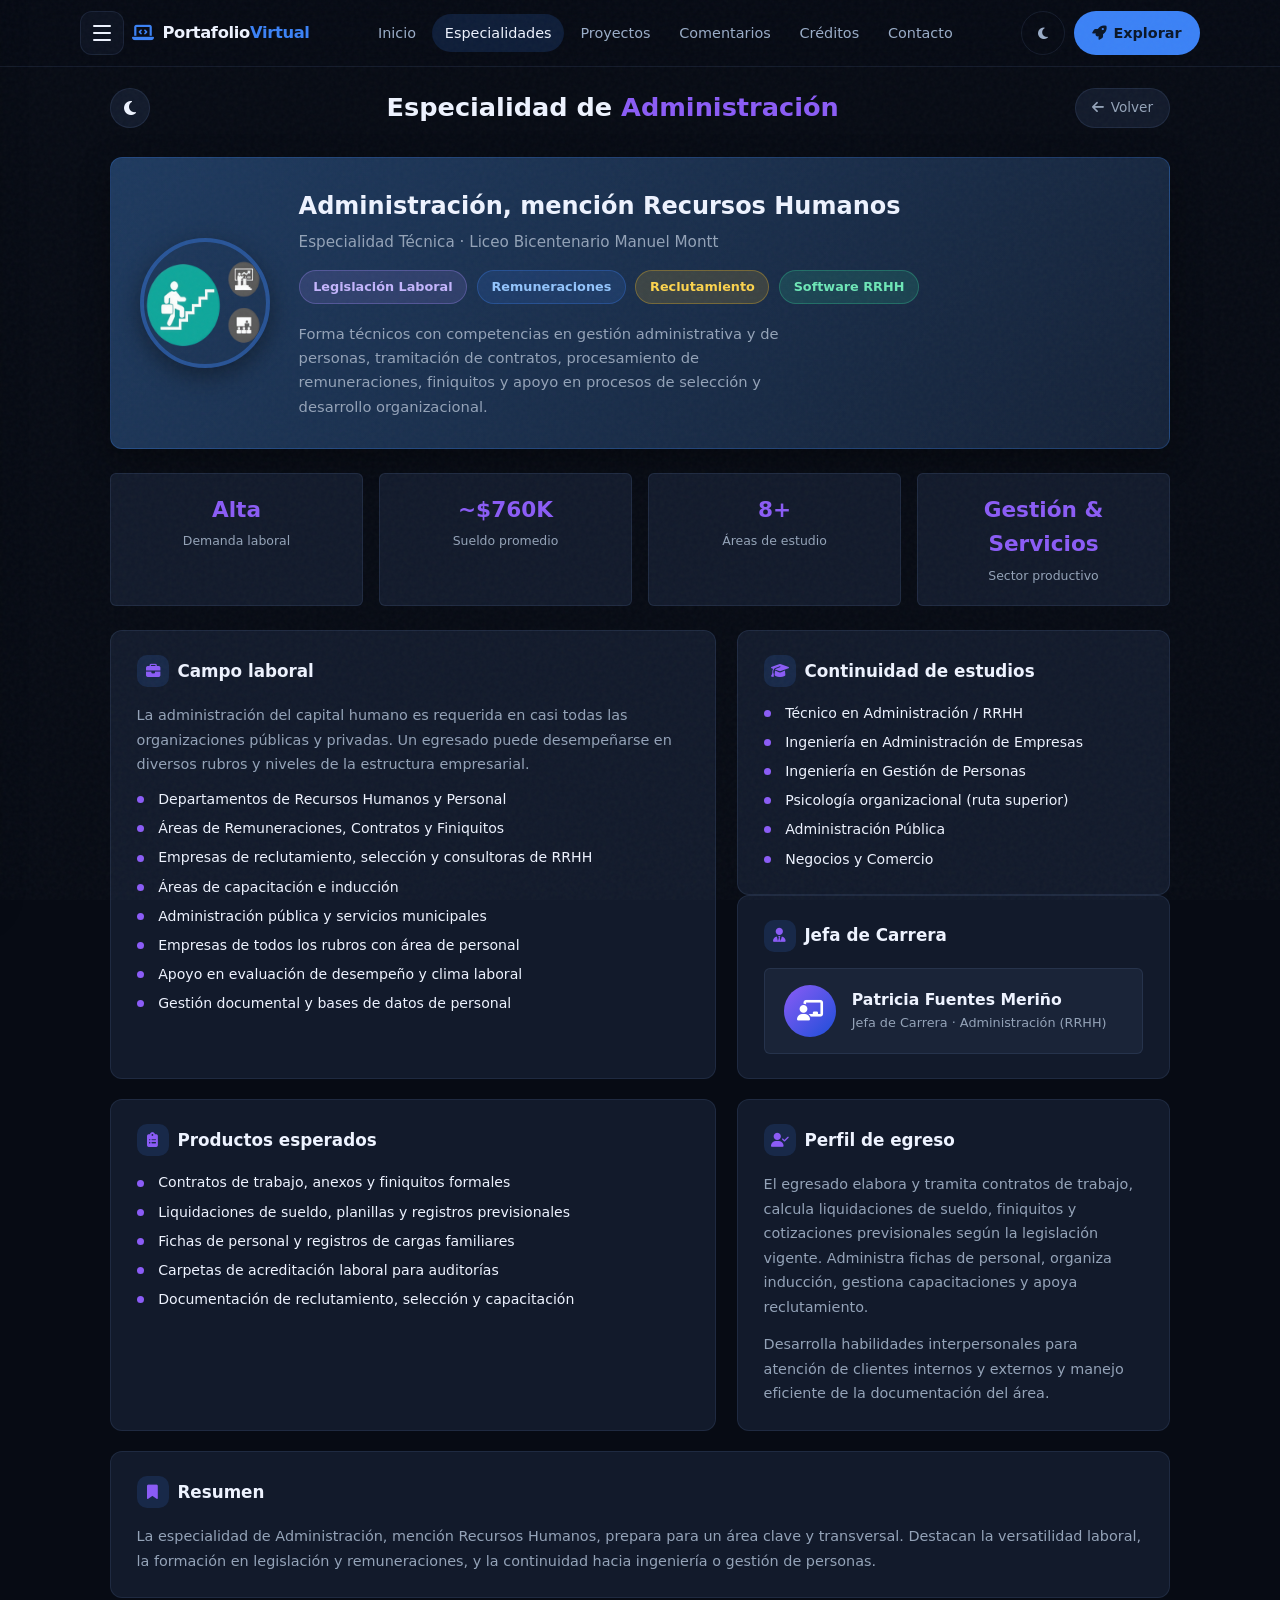
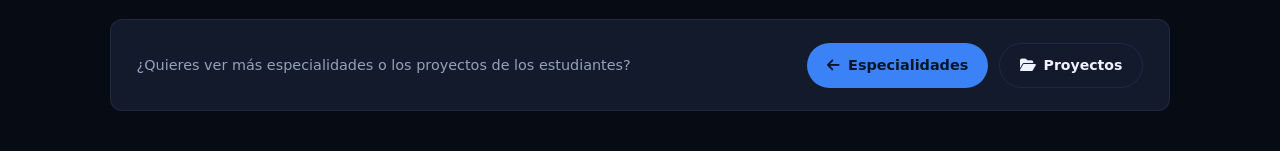
<file: administracion.html>
<!DOCTYPE html>
<html lang="es" data-theme="dark">
<head>

  <script>
    (function () {
      var t = localStorage.getItem("lm_theme");
      if (t === "light" || t === "dark") {
        document.documentElement.setAttribute("data-theme", t);
      } else {
        document.documentElement.setAttribute("data-theme", "dark");
      }
    })();
  </script>

  <meta charset="UTF-8">
  <meta name="viewport" content="width=device-width, initial-scale=1.0">
  <title>Especialidad de Administración (RRHH) | Liceo Manuel Montt</title>
  <link rel="preconnect" href="https://fonts.googleapis.com">
  <link rel="preconnect" href="https://fonts.gstatic.com" crossorigin>
  <link href="https://fonts.googleapis.com/css2?family=Poppins:wght@300;400;500;600;700;800&display=swap" rel="stylesheet">
  <link rel="stylesheet" href="https://cdnjs.cloudflare.com/ajax/libs/font-awesome/6.4.0/css/all.min.css">
  <style>
    :root {
      --bg: #0B1220;
      --surface: #121A2B;
      --surface-2: #1A2438;
      --border: rgba(255,255,255,0.08);
      --text: #F1F5F9;
      --muted: #94A3B8;
      --primary: #8B5CF6;
      --primary-soft: rgba(59, 130, 246, 0.15);
      --accent-yellow: #FBBF24;
      --accent-purple: #A78BFA;
      --accent-green: #34D399;
      --radius: 18px;
      --radius-sm: 12px;
      --shadow: 0 10px 30px rgba(0,0,0,0.35);
      --font: 'Poppins', sans-serif;
    }
    * { margin: 0; padding: 0; box-sizing: border-box; }
    html { scroll-behavior: smooth; }
    body {
      font-family: var(--font);
      background: var(--bg);
      color: var(--text);
      min-height: 100vh;
      line-height: 1.6;
    }
    a { text-decoration: none; color: inherit; }

    .app {
      display: grid;
      grid-template-columns: 240px 1fr;
      min-height: 100vh;
    }

    .sidebar {
      background: linear-gradient(180deg, #0F172A 0%, #0B1220 100%);
      border-right: 1px solid var(--border);
      padding: 1.5rem 1rem;
      display: flex;
      flex-direction: column;
      position: sticky;
      top: 0;
      height: 100vh;
    }
    .sidebar-logo {
      display: flex;
      align-items: center;
      gap: 0.6rem;
      font-weight: 700;
      font-size: 1.05rem;
      padding: 0.5rem 0.75rem;
      margin-bottom: 2rem;
    }
    .sidebar-logo i { color: var(--primary); }
    .sidebar-logo b { color: var(--primary); }
    .nav-list { list-style: none; flex: 1; }
    .nav-list li { margin-bottom: 0.35rem; }
    .nav-list a {
      display: flex;
      align-items: center;
      gap: 0.7rem;
      padding: 0.7rem 0.9rem;
      border-radius: 12px;
      color: var(--muted);
      font-size: 0.9rem;
      font-weight: 500;
      transition: all 0.2s;
    }
    .nav-list a:hover,
    .nav-list a.active {
      background: var(--primary-soft);
      color: var(--primary);
    }
    .nav-list a i { width: 20px; text-align: center; }
    .sidebar-footer {
      padding: 1rem 0.75rem 0;
      border-top: 1px solid var(--border);
      font-size: 0.75rem;
      color: var(--muted);
    }

    .main {
      padding: 1.5rem 2rem 3rem;
      max-width: 1100px;
    }
    .topbar {
      display: flex;
      align-items: center;
      justify-content: space-between;
      margin-bottom: 1.8rem;
      gap: 1rem;
      flex-wrap: wrap;
    }
    .topbar h1 { font-size: 1.6rem; font-weight: 700; }
    .topbar h1 span { color: var(--primary); }
    .back-btn {
      display: inline-flex;
      align-items: center;
      gap: 0.4rem;
      background: var(--surface);
      border: 1px solid var(--border);
      color: var(--muted);
      padding: 0.5rem 1rem;
      border-radius: 999px;
      font-size: 0.85rem;
      font-weight: 500;
      transition: all 0.2s;
    }
    .back-btn:hover { color: var(--primary); border-color: var(--primary); }

    .profile-card {
      display: grid;
      grid-template-columns: auto 1fr;
      gap: 1.8rem;
      background: linear-gradient(135deg, #1E3A5F 0%, #152238 100%);
      border: 1px solid rgba(59, 130, 246, 0.25);
      border-radius: var(--radius);
      padding: 1.8rem;
      margin-bottom: 1.5rem;
      box-shadow: var(--shadow);
      align-items: center;
    }
    .profile-logo {
      width: 130px;
      height: 130px;
      border-radius: 50%;
      object-fit: cover;
      border: 4px solid rgba(59, 130, 246, 0.4);
      box-shadow: 0 8px 24px rgba(0,0,0,0.4);
    }
    .profile-info h2 { font-size: 1.5rem; font-weight: 700; margin-bottom: 0.3rem; }
    .profile-info .role { color: var(--muted); font-size: 0.95rem; margin-bottom: 1rem; }
    .profile-badges { display: flex; flex-wrap: wrap; gap: 0.6rem; margin-bottom: 1.1rem; }
    .badge {
      background: rgba(255,255,255,0.08);
      border: 1px solid var(--border);
      padding: 0.35rem 0.85rem;
      border-radius: 999px;
      font-size: 0.8rem;
      font-weight: 600;
    }
    .badge.blue { background: var(--primary-soft); color: #93C5FD; border-color: rgba(59,130,246,0.3); }
    .badge.yellow { background: rgba(251,191,36,0.15); color: #FCD34D; border-color: rgba(251,191,36,0.3); }
    .badge.green { background: rgba(52,211,153,0.15); color: #6EE7B7; border-color: rgba(52,211,153,0.3); }
    .badge.purple { background: rgba(167,139,250,0.15); color: #C4B5FD; border-color: rgba(167,139,250,0.3); }
    .profile-desc { color: var(--muted); font-size: 0.92rem; max-width: 520px; line-height: 1.65; }

    .stats-row {
      display: grid;
      grid-template-columns: repeat(4, 1fr);
      gap: 1rem;
      margin-bottom: 1.5rem;
    }
    .stat-box {
      background: var(--surface);
      border: 1px solid var(--border);
      border-radius: var(--radius-sm);
      padding: 1.2rem;
      text-align: center;
      transition: transform 0.2s, border-color 0.2s;
    }
    .stat-box:hover { transform: translateY(-3px); border-color: rgba(59,130,246,0.35); }
    .stat-box .value { font-size: 1.35rem; font-weight: 700; color: var(--primary); margin-bottom: 0.25rem; }
    .stat-box .label { font-size: 0.78rem; color: var(--muted); font-weight: 500; }

    .sections-grid {
      display: grid;
      grid-template-columns: 1.4fr 1fr;
      gap: 1.3rem;
      margin-bottom: 1.3rem;
    }
    .card {
      background: var(--surface);
      border: 1px solid var(--border);
      border-radius: var(--radius);
      padding: 1.5rem 1.6rem;
      transition: border-color 0.25s, box-shadow 0.25s;
    }
    .card:hover { border-color: rgba(59,130,246,0.3); box-shadow: 0 8px 24px rgba(0,0,0,0.25); }
    .card-title {
      display: flex;
      align-items: center;
      gap: 0.55rem;
      font-size: 1.05rem;
      font-weight: 700;
      margin-bottom: 1rem;
    }
    .card-title i {
      width: 32px; height: 32px; border-radius: 10px;
      display: flex; align-items: center; justify-content: center;
      font-size: 0.9rem; background: var(--primary-soft); color: var(--primary);
    }
    .card p { color: var(--muted); font-size: 0.9rem; margin-bottom: 0.8rem; line-height: 1.7; }
    .card p:last-child { margin-bottom: 0; }

    .list-clean { list-style: none; display: grid; gap: 0.5rem; }
    .list-clean li {
      position: relative; padding-left: 1.35rem;
      font-size: 0.88rem; color: var(--text); line-height: 1.5;
    }
    .list-clean li::before {
      content: ''; position: absolute; left: 0; top: 0.5em;
      width: 7px; height: 7px; border-radius: 50%; background: var(--primary);
    }

    .salary-grid {
      display: grid;
      grid-template-columns: repeat(3, 1fr);
      gap: 0.8rem;
      margin: 1rem 0;
    }
    .salary-item {
      background: var(--surface-2);
      border: 1px solid var(--border);
      border-radius: var(--radius-sm);
      padding: 1rem;
      text-align: center;
    }
    .salary-item .lvl { font-size: 0.75rem; color: var(--muted); margin-bottom: 0.3rem; font-weight: 500; }
    .salary-item .amt { font-size: 1.05rem; font-weight: 700; color: var(--accent-green); }
    .note {
      font-size: 0.82rem; color: var(--muted);
      background: rgba(59,130,246,0.08);
      border-left: 3px solid var(--primary);
      padding: 0.75rem 1rem;
      border-radius: 0 var(--radius-sm) var(--radius-sm) 0;
      margin-top: 0.9rem;
    }

    .jefe-row {
      display: flex; align-items: center; gap: 1rem;
      background: var(--surface-2);
      border: 1px solid var(--border);
      border-radius: var(--radius-sm);
      padding: 1rem 1.2rem;
    }
    .jefe-avatar {
      width: 52px; height: 52px; border-radius: 50%;
      background: linear-gradient(135deg, var(--primary), #1D4ED8);
      display: flex; align-items: center; justify-content: center;
      font-size: 1.3rem; color: #fff; flex-shrink: 0;
    }
    .jefe-row h3 { font-size: 0.98rem; font-weight: 600; }
    .jefe-row p { font-size: 0.8rem; color: var(--muted); margin: 0; }

    .cta-bar {
      display: flex; flex-wrap: wrap; align-items: center;
      justify-content: space-between; gap: 1rem;
      background: var(--surface); border: 1px solid var(--border);
      border-radius: var(--radius); padding: 1.4rem 1.6rem; margin-top: 0.5rem;
    }
    .cta-bar p { color: var(--muted); font-size: 0.9rem; }
    .cta-actions { display: flex; gap: 0.7rem; flex-wrap: wrap; }
    .btn {
      display: inline-flex; align-items: center; gap: 0.45rem;
      padding: 0.65rem 1.25rem; border-radius: 999px;
      font-weight: 600; font-size: 0.88rem; transition: all 0.2s;
      border: none; cursor: pointer;
    }
    .btn-primary {
      background: linear-gradient(135deg, #3B82F6, #1D4ED8); color: #fff;
    }
    .btn-primary:hover { transform: translateY(-2px); box-shadow: 0 6px 18px rgba(59,130,246,0.4); }
    .btn-outline {
      background: transparent; border: 1px solid var(--border); color: var(--text);
    }
    .btn-outline:hover { border-color: var(--primary); color: var(--primary); }

    .mobile-toggle {
      display: none; position: fixed; bottom: 20px; right: 20px;
      width: 50px; height: 50px; border-radius: 50%;
      background: var(--primary); color: #fff; border: none;
      font-size: 1.2rem; z-index: 100;
      box-shadow: 0 6px 20px rgba(59,130,246,0.45); cursor: pointer;
    }

    @media (max-width: 900px) {
      .app { grid-template-columns: 1fr; }
      .sidebar {
        position: fixed; left: -260px; z-index: 90;
        transition: left 0.3s ease; width: 240px;
      }
      .sidebar.open { left: 0; }
      .mobile-toggle { display: flex; align-items: center; justify-content: center; }
      .stats-row { grid-template-columns: repeat(2, 1fr); }
      .sections-grid { grid-template-columns: 1fr; }
      .profile-card { grid-template-columns: 1fr; text-align: center; }
      .profile-logo { margin: 0 auto; }
      .profile-badges { justify-content: center; }
      .profile-desc { margin: 0 auto; }
      .salary-grid { grid-template-columns: 1fr; }
      .main { padding: 1.2rem 1rem 4rem; }
    }
  
    /* ===== MODO CLARO (sincronizado con index via localStorage lm_theme) ===== */
    [data-theme="light"] {
      --bg: #F0F5FF;
      --surface: #FFFFFF;
      --surface-2: #F5F8FF;
      --border: rgba(15, 40, 80, 0.10);
      --text: #0F172A;
      --muted: #475569;
      --shadow: 0 10px 30px rgba(15, 40, 80, 0.08);
    }
    [data-theme="light"] body {
      background: var(--bg) !important;
      color: var(--text) !important;
    }
    [data-theme="light"] .sidebar {
      background: linear-gradient(180deg, #FFFFFF 0%, #EEF3FF 100%) !important;
      border-right: 1px solid var(--border) !important;
    }
    [data-theme="light"] .sidebar-logo,
    [data-theme="light"] .nav-list a {
      color: var(--text);
    }
    [data-theme="light"] .nav-list a:hover,
    [data-theme="light"] .nav-list a.active {
      background: rgba(59, 130, 246, 0.12);
      color: #2563eb;
    }
    [data-theme="light"] .main {
      background: var(--bg);
      color: var(--text);
    }
    [data-theme="light"] .card,
    [data-theme="light"] .profile-card,
    [data-theme="light"] .stat-box,
    [data-theme="light"] .salary-item,
    [data-theme="light"] .level-item,
    [data-theme="light"] .cta-bar,
    [data-theme="light"] .jefe-row,
    [data-theme="light"] .note {
      background: var(--surface) !important;
      border-color: var(--border) !important;
      color: var(--text);
      box-shadow: var(--shadow);
    }
    [data-theme="light"] .card p,
    [data-theme="light"] .profile-desc,
    [data-theme="light"] .role,
    [data-theme="light"] .label,
    [data-theme="light"] .list-clean li,
    [data-theme="light"] .muted {
      color: var(--muted);
    }
    [data-theme="light"] h1,
    [data-theme="light"] h2,
    [data-theme="light"] h3,
    [data-theme="light"] .card-title {
      color: var(--text);
    }
    [data-theme="light"] .back-btn {
      background: var(--surface);
      border-color: var(--border);
      color: var(--text);
    }
    [data-theme="light"] .theme-toggle-spec {
      background: var(--surface) !important;
      border-color: var(--border) !important;
      color: #d97706 !important; /* sol dorado en modo día */
    }
    [data-theme="light"] .sidebar-footer {
      color: var(--muted);
      border-top-color: var(--border);
    }
    
    .theme-toggle-spec {
      width: 40px !important;
      height: 40px !important;
      border-radius: 50% !important;
      padding: 0 !important;
      overflow: hidden !important;
      display: inline-grid !important;
      place-items: center !important;
    }
    .theme-toggle-spec i {
      font-size: 1rem;
      line-height: 1;
    }

    /* Barra superior tipo index sobre páginas de especialidad */
    .navbar-container {
      position: sticky;
      top: 0;
      z-index: 100;
      background: color-mix(in srgb, var(--bg) 92%, transparent);
      backdrop-filter: blur(14px);
      border-bottom: 1px solid var(--border);
    }
    .app { grid-template-rows: auto 1fr; }
    /* Cuando hay navbar arriba, el sidebar empieza debajo */
    body > .navbar-container + .drawer-overlay + .side-drawer + .app,
    body > .navbar-container + .app {
      min-height: calc(100vh - 64px);
    }
/* SIDEBAR SCROLL FIX */

    .sidebar {
      display: flex;
      flex-direction: column;
      position: sticky;
      top: 0;
      height: 100vh;
      height: 100dvh;
      overflow: hidden;
      padding: 1rem 0.75rem;
    }
    .sidebar-logo {
      flex-shrink: 0;
      margin-bottom: 0.5rem;
    }
    .nav-list {
      list-style: none;
      flex: 1 1 auto;
      min-height: 0;
      overflow-y: auto;
      overflow-x: hidden;
      -webkit-overflow-scrolling: touch;
      overscroll-behavior: contain;
      padding-bottom: 0.5rem;
      margin: 0;
    }
    .nav-list li {
      margin-bottom: 0.2rem;
    }
    .sidebar-footer {
      flex-shrink: 0;
      padding-top: 0.75rem;
      margin-top: 0.25rem;
      border-top: 1px solid var(--border);
      font-size: 0.72rem;
      line-height: 1.35;
      color: var(--muted);
    }


    /* Sin sidebar fijo: contenido a ancho completo */
    .app {
      display: block !important;
      grid-template-columns: none !important;
      min-height: auto !important;
    }
    .main {
      width: 100% !important;
      max-width: 1100px;
      margin: 0 auto;
      padding: 1.25rem 1.25rem 2.5rem;
    }
    .sidebar { display: none !important; }


    /* THEME TOGGLE CLICK FIX */
    .theme-toggle,
    .theme-toggle-spec,
    #theme-toggle,
    #theme-toggle-spec {
      position: relative;
      z-index: 50;
      pointer-events: auto !important;
      cursor: pointer !important;
    }
    .site-header {
      z-index: 100;
    }
    .nav-right .theme-toggle {
      width: 44px;
      height: 44px;
    }

    .badge.red { background: rgba(239,68,68,0.15); color: #F87171; }
    [data-theme="light"] .badge.red { background: rgba(239,68,68,0.12); color: #DC2626; }
</style>

  
  <link rel="stylesheet" href="style.css?v=nav3">
</head>
<body>
<!-- NAVBAR -->
  <header class="site-header" id="navbar" role="banner">
    <nav class="nav-bar" aria-label="Navegación principal">
      <div class="nav-left">
        <button type="button" class="menu-toggle" id="menu-toggle" aria-label="Abrir menú" aria-expanded="false" aria-controls="menu-panel">
          <span class="menu-toggle-bar"></span>
          <span class="menu-toggle-bar"></span>
          <span class="menu-toggle-bar"></span>
        </button>
        <a href="index.html" class="brand" aria-label="Portafolio Virtual - Inicio">
          <i class="fa-solid fa-laptop-code" aria-hidden="true"></i>
          <span class="brand-text">Portafolio<b>Virtual</b></span>
        </a>
      </div>
      <ul class="nav-links" id="nav-links">
        <li><a href="index.html#inicio" class="nav-link">Inicio</a></li>
        <li><a href="index.html#especialidades" class="nav-link active">Especialidades</a></li>
        <li><a href="index.html#proyectos" class="nav-link">Proyectos</a></li>
        <li><a href="index.html#comentarios" class="nav-link">Comentarios</a></li>
        <li><a href="index.html#creditos" class="nav-link">Créditos</a></li>
        <li><a href="index.html#contacto" class="nav-link">Contacto</a></li>
      </ul>
      <div class="nav-right">
        <button type="button" class="theme-toggle" id="theme-toggle" type="button" title="Cambiar tema" aria-label="Cambiar tema claro u oscuro">
          <i class="fa-solid fa-moon" aria-hidden="true"></i>
        </button>
        <a href="index.html#proyectos" class="btn-primary btn-explore">
          <i class="fa-solid fa-rocket" aria-hidden="true"></i>
          <span class="btn-explore-label">Explorar</span>
        </a>
      </div>
    </nav>
  </header>

  <div class="menu-backdrop" id="menu-backdrop" hidden></div>
  <aside class="menu-panel" id="menu-panel" aria-hidden="true" aria-label="Menú del sitio">
    <div class="menu-panel-top">
      <a href="index.html" class="brand menu-brand">
        <i class="fa-solid fa-laptop-code" aria-hidden="true"></i>
        <span class="brand-text">Portafolio<b>Virtual</b></span>
      </a>
      <button type="button" class="menu-close" id="menu-close" aria-label="Cerrar menú">
        <i class="fa-solid fa-xmark" aria-hidden="true"></i>
      </button>
    </div>
    <nav class="menu-panel-nav">
      <p class="menu-section">Navegación</p>
      <a href="index.html#inicio" class="menu-item"><i class="fa-solid fa-house"></i><span>Inicio</span></a>
      <a href="index.html#especialidades" class="menu-item"><i class="fa-solid fa-graduation-cap"></i><span>Especialidades</span></a>
      <a href="index.html#proyectos" class="menu-item"><i class="fa-solid fa-folder-open"></i><span>Proyectos</span></a>
      <a href="index.html#comentarios" class="menu-item"><i class="fa-solid fa-comments"></i><span>Comentarios</span></a>
      <a href="index.html#creditos" class="menu-item"><i class="fa-solid fa-award"></i><span>Créditos</span></a>
      <a href="index.html#contacto" class="menu-item"><i class="fa-solid fa-envelope"></i><span>Contacto</span></a>
      <p class="menu-section">Especialidades</p>
      <a href="programacion.html" class="menu-item"><i class="fa-solid fa-code"></i><span>Programación</span></a>
      <a href="electricidad.html" class="menu-item"><i class="fa-solid fa-bolt"></i><span>Electricidad</span></a>
      <a href="contabilidad.html" class="menu-item"><i class="fa-solid fa-calculator"></i><span>Contabilidad</span></a>
      <a href="administracion.html" class="menu-item active"><i class="fa-solid fa-briefcase"></i><span>Administración</span></a>
      <a href="construcciones-metalicas.html" class="menu-item"><i class="fa-solid fa-industry"></i><span>Constr. Metálicas</span></a>
      <a href="atencion-parvulos.html" class="menu-item"><i class="fa-solid fa-child"></i><span>Atención de Párvulos</span></a>
      <a href="agropecuaria.html" class="menu-item"><i class="fa-solid fa-wheat-awn"></i><span>Agropecuaria</span></a>
      <a href="gastronomia.html" class="menu-item"><i class="fa-solid fa-utensils"></i><span>Gastronomía</span></a>
    </nav>
    <div class="menu-panel-foot">
      Liceo Bicentenario Manuel Montt<br>San Javier · Maule
    </div>
  </aside>

<div class="app">
        <main class="main">
      <div class="topbar">
      <button type="button" class="theme-toggle-spec" id="theme-toggle-spec" title="Cambiar tema" aria-label="Cambiar tema claro u oscuro" style="width:40px;height:40px;min-width:40px;min-height:40px;border-radius:50%;border:1px solid var(--border);background:var(--surface,#121A2B);color:var(--text,#F1F5F9);display:inline-grid;place-items:center;cursor:pointer;padding:0;overflow:hidden;line-height:1;flex-shrink:0;"><i class="fa-solid fa-moon" aria-hidden="true"></i></button>

        <h1>Especialidad de <span>Administración</span></h1>
        <a href="index.html#especialidades" class="back-btn">
          <i class="fa-solid fa-arrow-left"></i> Volver
        </a>
      </div>

      <section class="profile-card">
        <img src="administracion-logo.png" alt="Logo Administración LBMM" class="profile-logo">
        <div class="profile-info">
          <h2>Administración, mención Recursos Humanos</h2>
          <p class="role">Especialidad Técnica · Liceo Bicentenario Manuel Montt</p>
          <div class="profile-badges">
            <span class="badge purple">Legislación Laboral</span>
            <span class="badge blue">Remuneraciones</span>
            <span class="badge yellow">Reclutamiento</span>
            <span class="badge green">Software RRHH</span>
          </div>
          <p class="profile-desc">
            Forma técnicos con competencias en gestión administrativa y de personas, tramitación de contratos, procesamiento de remuneraciones, finiquitos y apoyo en procesos de selección y desarrollo organizacional.
          </p>
        </div>
      </section>

      <div class="stats-row">
        <div class="stat-box">
          <div class="value">Alta</div>
          <div class="label">Demanda laboral</div>
        </div>
        <div class="stat-box">
          <div class="value">~$760K</div>
          <div class="label">Sueldo promedio</div>
        </div>
        <div class="stat-box">
          <div class="value">8+</div>
          <div class="label">Áreas de estudio</div>
        </div>
        <div class="stat-box">
          <div class="value">Gestión & Servicios</div>
          <div class="label">Sector productivo</div>
        </div>
      </div>

      <div class="sections-grid">
        <article class="card">
          <h3 class="card-title"><i class="fa-solid fa-briefcase"></i> Campo laboral</h3>
          <p>La administración del capital humano es requerida en casi todas las organizaciones públicas y privadas. Un egresado puede desempeñarse en diversos rubros y niveles de la estructura empresarial.</p>
          <ul class="list-clean">
            <li>Departamentos de Recursos Humanos y Personal</li>
            <li>Áreas de Remuneraciones, Contratos y Finiquitos</li>
            <li>Empresas de reclutamiento, selección y consultoras de RRHH</li>
            <li>Áreas de capacitación e inducción</li>
            <li>Administración pública y servicios municipales</li>
            <li>Empresas de todos los rubros con área de personal</li>
            <li>Apoyo en evaluación de desempeño y clima laboral</li>
            <li>Gestión documental y bases de datos de personal</li>
          </ul>
        </article>

        <div class="stack">
          <article class="card">
            <h3 class="card-title"><i class="fa-solid fa-graduation-cap"></i> Continuidad de estudios</h3>
            <ul class="list-clean">
            <li>Técnico en Administración / RRHH</li>
            <li>Ingeniería en Administración de Empresas</li>
            <li>Ingeniería en Gestión de Personas</li>
            <li>Psicología organizacional (ruta superior)</li>
            <li>Administración Pública</li>
            <li>Negocios y Comercio</li>
            </ul>
          </article>

          <article class="card">
            <h3 class="card-title"><i class="fa-solid fa-user-tie"></i> Jefa de Carrera</h3>
            <div class="jefe-row">
              <div class="jefe-avatar"><i class="fa-solid fa-chalkboard-user"></i></div>
              <div>
                <h3>Patricia Fuentes Meriño</h3>
                <p>Jefa de Carrera · Administración (RRHH)</p>
              </div>
            </div>
          </article>
        </div>
      </div>

      <div class="sections-grid">
        <article class="card">
          <h3 class="card-title"><i class="fa-solid fa-clipboard-list"></i> Productos esperados</h3>
          <ul class="list-clean">
            <li>Contratos de trabajo, anexos y finiquitos formales</li>
            <li>Liquidaciones de sueldo, planillas y registros previsionales</li>
            <li>Fichas de personal y registros de cargas familiares</li>
            <li>Carpetas de acreditación laboral para auditorías</li>
            <li>Documentación de reclutamiento, selección y capacitación</li>
          </ul>
        </article>

        <article class="card">
          <h3 class="card-title"><i class="fa-solid fa-user-check"></i> Perfil de egreso</h3>
          <p>El egresado elabora y tramita contratos de trabajo, calcula liquidaciones de sueldo, finiquitos y cotizaciones previsionales según la legislación vigente. Administra fichas de personal, organiza inducción, gestiona capacitaciones y apoya reclutamiento.</p>
          <p>Desarrolla habilidades interpersonales para atención de clientes internos y externos y manejo eficiente de la documentación del área.</p>
        </article>
      </div>

      <article class="card" style="margin-bottom: 1.3rem;">
        <h3 class="card-title"><i class="fa-solid fa-bookmark"></i> Resumen</h3>
        <p>
          La especialidad de Administración, mención Recursos Humanos, prepara para un área clave y transversal. Destacan la versatilidad laboral, la formación en legislación y remuneraciones, y la continuidad hacia ingeniería o gestión de personas.
        </p>
      </article>

      <div class="cta-bar">
        <p>¿Quieres ver más especialidades o los proyectos de los estudiantes?</p>
        <div class="cta-actions">
          <a href="index.html#especialidades" class="btn btn-primary">
            <i class="fa-solid fa-arrow-left"></i> Especialidades
          </a>
          <a href="index.html#proyectos" class="btn btn-outline">
            <i class="fa-solid fa-folder-open"></i> Proyectos
          </a>
        </div>
      </div>
    </main>
  </div>

  <button class="mobile-toggle" id="menuToggle" aria-label="Abrir menú">
    <i class="fa-solid fa-bars"></i>
  </button>

  <script src="script.js?v=theme2"></script>
</body>
</html>
</file>
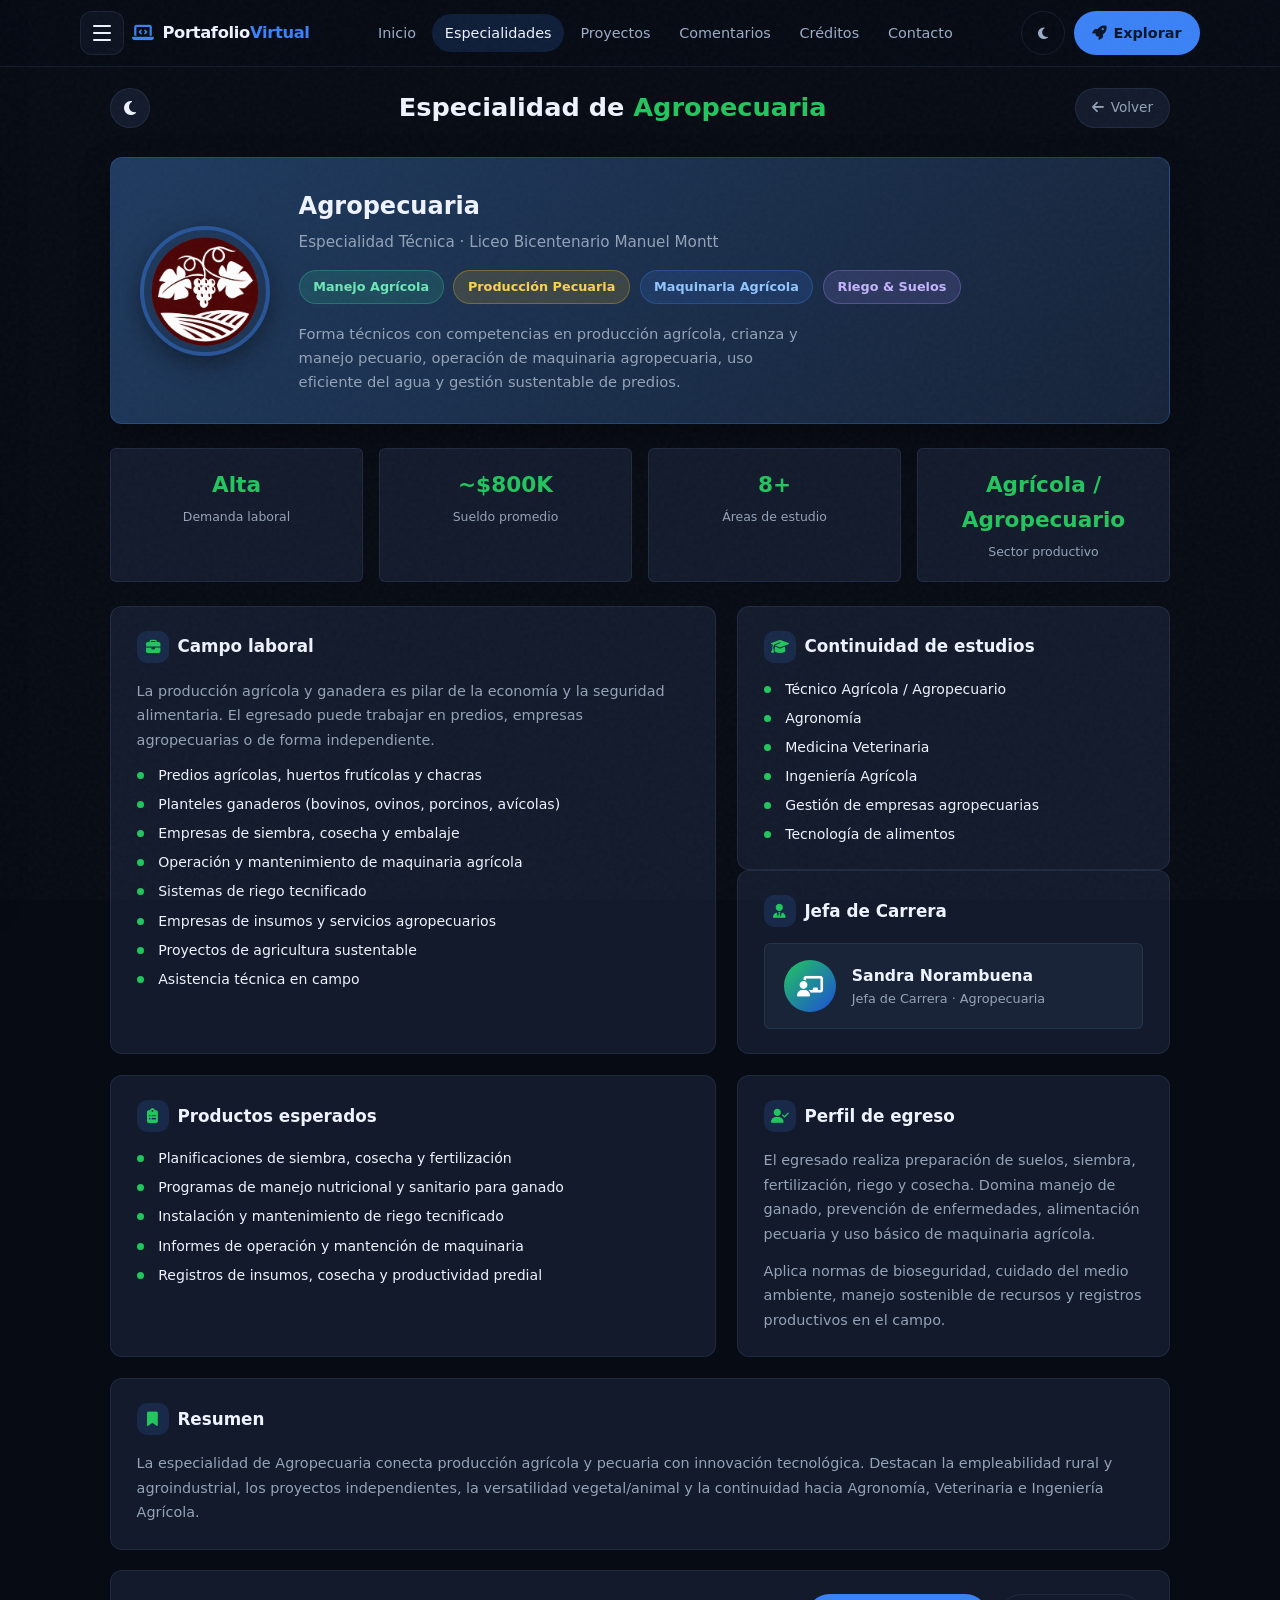
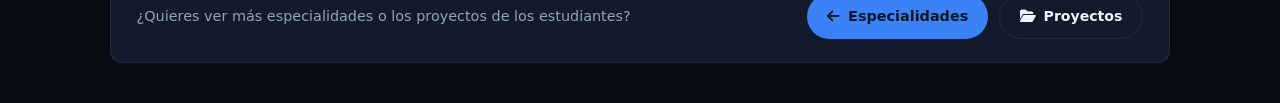
<file: agropecuaria.html>
<!DOCTYPE html>
<html lang="es" data-theme="dark">
<head>

  <script>
    (function () {
      var t = localStorage.getItem("lm_theme");
      if (t === "light" || t === "dark") {
        document.documentElement.setAttribute("data-theme", t);
      } else {
        document.documentElement.setAttribute("data-theme", "dark");
      }
    })();
  </script>

  <meta charset="UTF-8">
  <meta name="viewport" content="width=device-width, initial-scale=1.0">
  <title>Especialidad de Agropecuaria | Liceo Manuel Montt</title>
  <link rel="preconnect" href="https://fonts.googleapis.com">
  <link rel="preconnect" href="https://fonts.gstatic.com" crossorigin>
  <link href="https://fonts.googleapis.com/css2?family=Poppins:wght@300;400;500;600;700;800&display=swap" rel="stylesheet">
  <link rel="stylesheet" href="https://cdnjs.cloudflare.com/ajax/libs/font-awesome/6.4.0/css/all.min.css">
  <style>
    :root {
      --bg: #0B1220;
      --surface: #121A2B;
      --surface-2: #1A2438;
      --border: rgba(255,255,255,0.08);
      --text: #F1F5F9;
      --muted: #94A3B8;
      --primary: #22C55E;
      --primary-soft: rgba(59, 130, 246, 0.15);
      --accent-yellow: #FBBF24;
      --accent-purple: #A78BFA;
      --accent-green: #34D399;
      --radius: 18px;
      --radius-sm: 12px;
      --shadow: 0 10px 30px rgba(0,0,0,0.35);
      --font: 'Poppins', sans-serif;
    }
    * { margin: 0; padding: 0; box-sizing: border-box; }
    html { scroll-behavior: smooth; }
    body {
      font-family: var(--font);
      background: var(--bg);
      color: var(--text);
      min-height: 100vh;
      line-height: 1.6;
    }
    a { text-decoration: none; color: inherit; }

    .app {
      display: grid;
      grid-template-columns: 240px 1fr;
      min-height: 100vh;
    }

    .sidebar {
      background: linear-gradient(180deg, #0F172A 0%, #0B1220 100%);
      border-right: 1px solid var(--border);
      padding: 1.5rem 1rem;
      display: flex;
      flex-direction: column;
      position: sticky;
      top: 0;
      height: 100vh;
    }
    .sidebar-logo {
      display: flex;
      align-items: center;
      gap: 0.6rem;
      font-weight: 700;
      font-size: 1.05rem;
      padding: 0.5rem 0.75rem;
      margin-bottom: 2rem;
    }
    .sidebar-logo i { color: var(--primary); }
    .sidebar-logo b { color: var(--primary); }
    .nav-list { list-style: none; flex: 1; }
    .nav-list li { margin-bottom: 0.35rem; }
    .nav-list a {
      display: flex;
      align-items: center;
      gap: 0.7rem;
      padding: 0.7rem 0.9rem;
      border-radius: 12px;
      color: var(--muted);
      font-size: 0.9rem;
      font-weight: 500;
      transition: all 0.2s;
    }
    .nav-list a:hover,
    .nav-list a.active {
      background: var(--primary-soft);
      color: var(--primary);
    }
    .nav-list a i { width: 20px; text-align: center; }
    .sidebar-footer {
      padding: 1rem 0.75rem 0;
      border-top: 1px solid var(--border);
      font-size: 0.75rem;
      color: var(--muted);
    }

    .main {
      padding: 1.5rem 2rem 3rem;
      max-width: 1100px;
    }
    .topbar {
      display: flex;
      align-items: center;
      justify-content: space-between;
      margin-bottom: 1.8rem;
      gap: 1rem;
      flex-wrap: wrap;
    }
    .topbar h1 { font-size: 1.6rem; font-weight: 700; }
    .topbar h1 span { color: var(--primary); }
    .back-btn {
      display: inline-flex;
      align-items: center;
      gap: 0.4rem;
      background: var(--surface);
      border: 1px solid var(--border);
      color: var(--muted);
      padding: 0.5rem 1rem;
      border-radius: 999px;
      font-size: 0.85rem;
      font-weight: 500;
      transition: all 0.2s;
    }
    .back-btn:hover { color: var(--primary); border-color: var(--primary); }

    .profile-card {
      display: grid;
      grid-template-columns: auto 1fr;
      gap: 1.8rem;
      background: linear-gradient(135deg, #1E3A5F 0%, #152238 100%);
      border: 1px solid rgba(59, 130, 246, 0.25);
      border-radius: var(--radius);
      padding: 1.8rem;
      margin-bottom: 1.5rem;
      box-shadow: var(--shadow);
      align-items: center;
    }
    .profile-logo {
      width: 130px;
      height: 130px;
      border-radius: 50%;
      object-fit: cover;
      border: 4px solid rgba(59, 130, 246, 0.4);
      box-shadow: 0 8px 24px rgba(0,0,0,0.4);
    }
    .profile-info h2 { font-size: 1.5rem; font-weight: 700; margin-bottom: 0.3rem; }
    .profile-info .role { color: var(--muted); font-size: 0.95rem; margin-bottom: 1rem; }
    .profile-badges { display: flex; flex-wrap: wrap; gap: 0.6rem; margin-bottom: 1.1rem; }
    .badge {
      background: rgba(255,255,255,0.08);
      border: 1px solid var(--border);
      padding: 0.35rem 0.85rem;
      border-radius: 999px;
      font-size: 0.8rem;
      font-weight: 600;
    }
    .badge.blue { background: var(--primary-soft); color: #93C5FD; border-color: rgba(59,130,246,0.3); }
    .badge.yellow { background: rgba(251,191,36,0.15); color: #FCD34D; border-color: rgba(251,191,36,0.3); }
    .badge.green { background: rgba(52,211,153,0.15); color: #6EE7B7; border-color: rgba(52,211,153,0.3); }
    .badge.purple { background: rgba(167,139,250,0.15); color: #C4B5FD; border-color: rgba(167,139,250,0.3); }
    .profile-desc { color: var(--muted); font-size: 0.92rem; max-width: 520px; line-height: 1.65; }

    .stats-row {
      display: grid;
      grid-template-columns: repeat(4, 1fr);
      gap: 1rem;
      margin-bottom: 1.5rem;
    }
    .stat-box {
      background: var(--surface);
      border: 1px solid var(--border);
      border-radius: var(--radius-sm);
      padding: 1.2rem;
      text-align: center;
      transition: transform 0.2s, border-color 0.2s;
    }
    .stat-box:hover { transform: translateY(-3px); border-color: rgba(59,130,246,0.35); }
    .stat-box .value { font-size: 1.35rem; font-weight: 700; color: var(--primary); margin-bottom: 0.25rem; }
    .stat-box .label { font-size: 0.78rem; color: var(--muted); font-weight: 500; }

    .sections-grid {
      display: grid;
      grid-template-columns: 1.4fr 1fr;
      gap: 1.3rem;
      margin-bottom: 1.3rem;
    }
    .card {
      background: var(--surface);
      border: 1px solid var(--border);
      border-radius: var(--radius);
      padding: 1.5rem 1.6rem;
      transition: border-color 0.25s, box-shadow 0.25s;
    }
    .card:hover { border-color: rgba(59,130,246,0.3); box-shadow: 0 8px 24px rgba(0,0,0,0.25); }
    .card-title {
      display: flex;
      align-items: center;
      gap: 0.55rem;
      font-size: 1.05rem;
      font-weight: 700;
      margin-bottom: 1rem;
    }
    .card-title i {
      width: 32px; height: 32px; border-radius: 10px;
      display: flex; align-items: center; justify-content: center;
      font-size: 0.9rem; background: var(--primary-soft); color: var(--primary);
    }
    .card p { color: var(--muted); font-size: 0.9rem; margin-bottom: 0.8rem; line-height: 1.7; }
    .card p:last-child { margin-bottom: 0; }

    .list-clean { list-style: none; display: grid; gap: 0.5rem; }
    .list-clean li {
      position: relative; padding-left: 1.35rem;
      font-size: 0.88rem; color: var(--text); line-height: 1.5;
    }
    .list-clean li::before {
      content: ''; position: absolute; left: 0; top: 0.5em;
      width: 7px; height: 7px; border-radius: 50%; background: var(--primary);
    }

    .salary-grid {
      display: grid;
      grid-template-columns: repeat(3, 1fr);
      gap: 0.8rem;
      margin: 1rem 0;
    }
    .salary-item {
      background: var(--surface-2);
      border: 1px solid var(--border);
      border-radius: var(--radius-sm);
      padding: 1rem;
      text-align: center;
    }
    .salary-item .lvl { font-size: 0.75rem; color: var(--muted); margin-bottom: 0.3rem; font-weight: 500; }
    .salary-item .amt { font-size: 1.05rem; font-weight: 700; color: var(--accent-green); }
    .note {
      font-size: 0.82rem; color: var(--muted);
      background: rgba(59,130,246,0.08);
      border-left: 3px solid var(--primary);
      padding: 0.75rem 1rem;
      border-radius: 0 var(--radius-sm) var(--radius-sm) 0;
      margin-top: 0.9rem;
    }

    .jefe-row {
      display: flex; align-items: center; gap: 1rem;
      background: var(--surface-2);
      border: 1px solid var(--border);
      border-radius: var(--radius-sm);
      padding: 1rem 1.2rem;
    }
    .jefe-avatar {
      width: 52px; height: 52px; border-radius: 50%;
      background: linear-gradient(135deg, var(--primary), #1D4ED8);
      display: flex; align-items: center; justify-content: center;
      font-size: 1.3rem; color: #fff; flex-shrink: 0;
    }
    .jefe-row h3 { font-size: 0.98rem; font-weight: 600; }
    .jefe-row p { font-size: 0.8rem; color: var(--muted); margin: 0; }

    .cta-bar {
      display: flex; flex-wrap: wrap; align-items: center;
      justify-content: space-between; gap: 1rem;
      background: var(--surface); border: 1px solid var(--border);
      border-radius: var(--radius); padding: 1.4rem 1.6rem; margin-top: 0.5rem;
    }
    .cta-bar p { color: var(--muted); font-size: 0.9rem; }
    .cta-actions { display: flex; gap: 0.7rem; flex-wrap: wrap; }
    .btn {
      display: inline-flex; align-items: center; gap: 0.45rem;
      padding: 0.65rem 1.25rem; border-radius: 999px;
      font-weight: 600; font-size: 0.88rem; transition: all 0.2s;
      border: none; cursor: pointer;
    }
    .btn-primary {
      background: linear-gradient(135deg, #3B82F6, #1D4ED8); color: #fff;
    }
    .btn-primary:hover { transform: translateY(-2px); box-shadow: 0 6px 18px rgba(59,130,246,0.4); }
    .btn-outline {
      background: transparent; border: 1px solid var(--border); color: var(--text);
    }
    .btn-outline:hover { border-color: var(--primary); color: var(--primary); }

    .mobile-toggle {
      display: none; position: fixed; bottom: 20px; right: 20px;
      width: 50px; height: 50px; border-radius: 50%;
      background: var(--primary); color: #fff; border: none;
      font-size: 1.2rem; z-index: 100;
      box-shadow: 0 6px 20px rgba(59,130,246,0.45); cursor: pointer;
    }

    @media (max-width: 900px) {
      .app { grid-template-columns: 1fr; }
      .sidebar {
        position: fixed; left: -260px; z-index: 90;
        transition: left 0.3s ease; width: 240px;
      }
      .sidebar.open { left: 0; }
      .mobile-toggle { display: flex; align-items: center; justify-content: center; }
      .stats-row { grid-template-columns: repeat(2, 1fr); }
      .sections-grid { grid-template-columns: 1fr; }
      .profile-card { grid-template-columns: 1fr; text-align: center; }
      .profile-logo { margin: 0 auto; }
      .profile-badges { justify-content: center; }
      .profile-desc { margin: 0 auto; }
      .salary-grid { grid-template-columns: 1fr; }
      .main { padding: 1.2rem 1rem 4rem; }
    }
  
    /* ===== MODO CLARO (sincronizado con index via localStorage lm_theme) ===== */
    [data-theme="light"] {
      --bg: #F0F5FF;
      --surface: #FFFFFF;
      --surface-2: #F5F8FF;
      --border: rgba(15, 40, 80, 0.10);
      --text: #0F172A;
      --muted: #475569;
      --shadow: 0 10px 30px rgba(15, 40, 80, 0.08);
    }
    [data-theme="light"] body {
      background: var(--bg) !important;
      color: var(--text) !important;
    }
    [data-theme="light"] .sidebar {
      background: linear-gradient(180deg, #FFFFFF 0%, #EEF3FF 100%) !important;
      border-right: 1px solid var(--border) !important;
    }
    [data-theme="light"] .sidebar-logo,
    [data-theme="light"] .nav-list a {
      color: var(--text);
    }
    [data-theme="light"] .nav-list a:hover,
    [data-theme="light"] .nav-list a.active {
      background: rgba(59, 130, 246, 0.12);
      color: #2563eb;
    }
    [data-theme="light"] .main {
      background: var(--bg);
      color: var(--text);
    }
    [data-theme="light"] .card,
    [data-theme="light"] .profile-card,
    [data-theme="light"] .stat-box,
    [data-theme="light"] .salary-item,
    [data-theme="light"] .level-item,
    [data-theme="light"] .cta-bar,
    [data-theme="light"] .jefe-row,
    [data-theme="light"] .note {
      background: var(--surface) !important;
      border-color: var(--border) !important;
      color: var(--text);
      box-shadow: var(--shadow);
    }
    [data-theme="light"] .card p,
    [data-theme="light"] .profile-desc,
    [data-theme="light"] .role,
    [data-theme="light"] .label,
    [data-theme="light"] .list-clean li,
    [data-theme="light"] .muted {
      color: var(--muted);
    }
    [data-theme="light"] h1,
    [data-theme="light"] h2,
    [data-theme="light"] h3,
    [data-theme="light"] .card-title {
      color: var(--text);
    }
    [data-theme="light"] .back-btn {
      background: var(--surface);
      border-color: var(--border);
      color: var(--text);
    }
    [data-theme="light"] .theme-toggle-spec {
      background: var(--surface) !important;
      border-color: var(--border) !important;
      color: #d97706 !important; /* sol dorado en modo día */
    }
    [data-theme="light"] .sidebar-footer {
      color: var(--muted);
      border-top-color: var(--border);
    }
    
    .theme-toggle-spec {
      width: 40px !important;
      height: 40px !important;
      border-radius: 50% !important;
      padding: 0 !important;
      overflow: hidden !important;
      display: inline-grid !important;
      place-items: center !important;
    }
    .theme-toggle-spec i {
      font-size: 1rem;
      line-height: 1;
    }

    /* Barra superior tipo index sobre páginas de especialidad */
    .navbar-container {
      position: sticky;
      top: 0;
      z-index: 100;
      background: color-mix(in srgb, var(--bg) 92%, transparent);
      backdrop-filter: blur(14px);
      border-bottom: 1px solid var(--border);
    }
    .app { grid-template-rows: auto 1fr; }
    /* Cuando hay navbar arriba, el sidebar empieza debajo */
    body > .navbar-container + .drawer-overlay + .side-drawer + .app,
    body > .navbar-container + .app {
      min-height: calc(100vh - 64px);
    }
/* SIDEBAR SCROLL FIX */

    .sidebar {
      display: flex;
      flex-direction: column;
      position: sticky;
      top: 0;
      height: 100vh;
      height: 100dvh;
      overflow: hidden;
      padding: 1rem 0.75rem;
    }
    .sidebar-logo {
      flex-shrink: 0;
      margin-bottom: 0.5rem;
    }
    .nav-list {
      list-style: none;
      flex: 1 1 auto;
      min-height: 0;
      overflow-y: auto;
      overflow-x: hidden;
      -webkit-overflow-scrolling: touch;
      overscroll-behavior: contain;
      padding-bottom: 0.5rem;
      margin: 0;
    }
    .nav-list li {
      margin-bottom: 0.2rem;
    }
    .sidebar-footer {
      flex-shrink: 0;
      padding-top: 0.75rem;
      margin-top: 0.25rem;
      border-top: 1px solid var(--border);
      font-size: 0.72rem;
      line-height: 1.35;
      color: var(--muted);
    }


    /* Sin sidebar fijo: contenido a ancho completo */
    .app {
      display: block !important;
      grid-template-columns: none !important;
      min-height: auto !important;
    }
    .main {
      width: 100% !important;
      max-width: 1100px;
      margin: 0 auto;
      padding: 1.25rem 1.25rem 2.5rem;
    }
    .sidebar { display: none !important; }


    /* THEME TOGGLE CLICK FIX */
    .theme-toggle,
    .theme-toggle-spec,
    #theme-toggle,
    #theme-toggle-spec {
      position: relative;
      z-index: 50;
      pointer-events: auto !important;
      cursor: pointer !important;
    }
    .site-header {
      z-index: 100;
    }
    .nav-right .theme-toggle {
      width: 44px;
      height: 44px;
    }

    .badge.red { background: rgba(239,68,68,0.15); color: #F87171; }
    [data-theme="light"] .badge.red { background: rgba(239,68,68,0.12); color: #DC2626; }
</style>

  
  <link rel="stylesheet" href="style.css?v=nav3">
</head>
<body>
<!-- NAVBAR -->
  <header class="site-header" id="navbar" role="banner">
    <nav class="nav-bar" aria-label="Navegación principal">
      <div class="nav-left">
        <button type="button" class="menu-toggle" id="menu-toggle" aria-label="Abrir menú" aria-expanded="false" aria-controls="menu-panel">
          <span class="menu-toggle-bar"></span>
          <span class="menu-toggle-bar"></span>
          <span class="menu-toggle-bar"></span>
        </button>
        <a href="index.html" class="brand" aria-label="Portafolio Virtual - Inicio">
          <i class="fa-solid fa-laptop-code" aria-hidden="true"></i>
          <span class="brand-text">Portafolio<b>Virtual</b></span>
        </a>
      </div>
      <ul class="nav-links" id="nav-links">
        <li><a href="index.html#inicio" class="nav-link">Inicio</a></li>
        <li><a href="index.html#especialidades" class="nav-link active">Especialidades</a></li>
        <li><a href="index.html#proyectos" class="nav-link">Proyectos</a></li>
        <li><a href="index.html#comentarios" class="nav-link">Comentarios</a></li>
        <li><a href="index.html#creditos" class="nav-link">Créditos</a></li>
        <li><a href="index.html#contacto" class="nav-link">Contacto</a></li>
      </ul>
      <div class="nav-right">
        <button type="button" class="theme-toggle" id="theme-toggle" type="button" title="Cambiar tema" aria-label="Cambiar tema claro u oscuro">
          <i class="fa-solid fa-moon" aria-hidden="true"></i>
        </button>
        <a href="index.html#proyectos" class="btn-primary btn-explore">
          <i class="fa-solid fa-rocket" aria-hidden="true"></i>
          <span class="btn-explore-label">Explorar</span>
        </a>
      </div>
    </nav>
  </header>

  <div class="menu-backdrop" id="menu-backdrop" hidden></div>
  <aside class="menu-panel" id="menu-panel" aria-hidden="true" aria-label="Menú del sitio">
    <div class="menu-panel-top">
      <a href="index.html" class="brand menu-brand">
        <i class="fa-solid fa-laptop-code" aria-hidden="true"></i>
        <span class="brand-text">Portafolio<b>Virtual</b></span>
      </a>
      <button type="button" class="menu-close" id="menu-close" aria-label="Cerrar menú">
        <i class="fa-solid fa-xmark" aria-hidden="true"></i>
      </button>
    </div>
    <nav class="menu-panel-nav">
      <p class="menu-section">Navegación</p>
      <a href="index.html#inicio" class="menu-item"><i class="fa-solid fa-house"></i><span>Inicio</span></a>
      <a href="index.html#especialidades" class="menu-item"><i class="fa-solid fa-graduation-cap"></i><span>Especialidades</span></a>
      <a href="index.html#proyectos" class="menu-item"><i class="fa-solid fa-folder-open"></i><span>Proyectos</span></a>
      <a href="index.html#comentarios" class="menu-item"><i class="fa-solid fa-comments"></i><span>Comentarios</span></a>
      <a href="index.html#creditos" class="menu-item"><i class="fa-solid fa-award"></i><span>Créditos</span></a>
      <a href="index.html#contacto" class="menu-item"><i class="fa-solid fa-envelope"></i><span>Contacto</span></a>
      <p class="menu-section">Especialidades</p>
      <a href="programacion.html" class="menu-item"><i class="fa-solid fa-code"></i><span>Programación</span></a>
      <a href="electricidad.html" class="menu-item"><i class="fa-solid fa-bolt"></i><span>Electricidad</span></a>
      <a href="contabilidad.html" class="menu-item"><i class="fa-solid fa-calculator"></i><span>Contabilidad</span></a>
      <a href="administracion.html" class="menu-item"><i class="fa-solid fa-briefcase"></i><span>Administración</span></a>
      <a href="construcciones-metalicas.html" class="menu-item"><i class="fa-solid fa-industry"></i><span>Constr. Metálicas</span></a>
      <a href="atencion-parvulos.html" class="menu-item"><i class="fa-solid fa-child"></i><span>Atención de Párvulos</span></a>
      <a href="agropecuaria.html" class="menu-item active"><i class="fa-solid fa-wheat-awn"></i><span>Agropecuaria</span></a>
      <a href="gastronomia.html" class="menu-item"><i class="fa-solid fa-utensils"></i><span>Gastronomía</span></a>
    </nav>
    <div class="menu-panel-foot">
      Liceo Bicentenario Manuel Montt<br>San Javier · Maule
    </div>
  </aside>

<div class="app">
        <main class="main">
      <div class="topbar">
      <button type="button" class="theme-toggle-spec" id="theme-toggle-spec" title="Cambiar tema" aria-label="Cambiar tema claro u oscuro" style="width:40px;height:40px;min-width:40px;min-height:40px;border-radius:50%;border:1px solid var(--border);background:var(--surface,#121A2B);color:var(--text,#F1F5F9);display:inline-grid;place-items:center;cursor:pointer;padding:0;overflow:hidden;line-height:1;flex-shrink:0;"><i class="fa-solid fa-moon" aria-hidden="true"></i></button>

        <h1>Especialidad de <span>Agropecuaria</span></h1>
        <a href="index.html#especialidades" class="back-btn">
          <i class="fa-solid fa-arrow-left"></i> Volver
        </a>
      </div>

      <section class="profile-card">
        <img src="logo agropecuaria.png" alt="Logo Agropecuaria LBMM" class="profile-logo">
        <div class="profile-info">
          <h2>Agropecuaria</h2>
          <p class="role">Especialidad Técnica · Liceo Bicentenario Manuel Montt</p>
          <div class="profile-badges">
            <span class="badge green">Manejo Agrícola</span>
            <span class="badge yellow">Producción Pecuaria</span>
            <span class="badge blue">Maquinaria Agrícola</span>
            <span class="badge purple">Riego & Suelos</span>
          </div>
          <p class="profile-desc">
            Forma técnicos con competencias en producción agrícola, crianza y manejo pecuario, operación de maquinaria agropecuaria, uso eficiente del agua y gestión sustentable de predios.
          </p>
        </div>
      </section>

      <div class="stats-row">
        <div class="stat-box">
          <div class="value">Alta</div>
          <div class="label">Demanda laboral</div>
        </div>
        <div class="stat-box">
          <div class="value">~$800K</div>
          <div class="label">Sueldo promedio</div>
        </div>
        <div class="stat-box">
          <div class="value">8+</div>
          <div class="label">Áreas de estudio</div>
        </div>
        <div class="stat-box">
          <div class="value">Agrícola / Agropecuario</div>
          <div class="label">Sector productivo</div>
        </div>
      </div>

      <div class="sections-grid">
        <article class="card">
          <h3 class="card-title"><i class="fa-solid fa-briefcase"></i> Campo laboral</h3>
          <p>La producción agrícola y ganadera es pilar de la economía y la seguridad alimentaria. El egresado puede trabajar en predios, empresas agropecuarias o de forma independiente.</p>
          <ul class="list-clean">
            <li>Predios agrícolas, huertos frutícolas y chacras</li>
            <li>Planteles ganaderos (bovinos, ovinos, porcinos, avícolas)</li>
            <li>Empresas de siembra, cosecha y embalaje</li>
            <li>Operación y mantenimiento de maquinaria agrícola</li>
            <li>Sistemas de riego tecnificado</li>
            <li>Empresas de insumos y servicios agropecuarios</li>
            <li>Proyectos de agricultura sustentable</li>
            <li>Asistencia técnica en campo</li>
          </ul>
        </article>

        <div class="stack">
          <article class="card">
            <h3 class="card-title"><i class="fa-solid fa-graduation-cap"></i> Continuidad de estudios</h3>
            <ul class="list-clean">
            <li>Técnico Agrícola / Agropecuario</li>
            <li>Agronomía</li>
            <li>Medicina Veterinaria</li>
            <li>Ingeniería Agrícola</li>
            <li>Gestión de empresas agropecuarias</li>
            <li>Tecnología de alimentos</li>
            </ul>
          </article>

          <article class="card">
            <h3 class="card-title"><i class="fa-solid fa-user-tie"></i> Jefa de Carrera</h3>
            <div class="jefe-row">
              <div class="jefe-avatar"><i class="fa-solid fa-chalkboard-user"></i></div>
              <div>
                <h3>Sandra Norambuena</h3>
                <p>Jefa de Carrera · Agropecuaria</p>
              </div>
            </div>
          </article>
        </div>
      </div>

      <div class="sections-grid">
        <article class="card">
          <h3 class="card-title"><i class="fa-solid fa-clipboard-list"></i> Productos esperados</h3>
          <ul class="list-clean">
            <li>Planificaciones de siembra, cosecha y fertilización</li>
            <li>Programas de manejo nutricional y sanitario para ganado</li>
            <li>Instalación y mantenimiento de riego tecnificado</li>
            <li>Informes de operación y mantención de maquinaria</li>
            <li>Registros de insumos, cosecha y productividad predial</li>
          </ul>
        </article>

        <article class="card">
          <h3 class="card-title"><i class="fa-solid fa-user-check"></i> Perfil de egreso</h3>
          <p>El egresado realiza preparación de suelos, siembra, fertilización, riego y cosecha. Domina manejo de ganado, prevención de enfermedades, alimentación pecuaria y uso básico de maquinaria agrícola.</p>
          <p>Aplica normas de bioseguridad, cuidado del medio ambiente, manejo sostenible de recursos y registros productivos en el campo.</p>
        </article>
      </div>

      <article class="card" style="margin-bottom: 1.3rem;">
        <h3 class="card-title"><i class="fa-solid fa-bookmark"></i> Resumen</h3>
        <p>
          La especialidad de Agropecuaria conecta producción agrícola y pecuaria con innovación tecnológica. Destacan la empleabilidad rural y agroindustrial, los proyectos independientes, la versatilidad vegetal/animal y la continuidad hacia Agronomía, Veterinaria e Ingeniería Agrícola.
        </p>
      </article>

      <div class="cta-bar">
        <p>¿Quieres ver más especialidades o los proyectos de los estudiantes?</p>
        <div class="cta-actions">
          <a href="index.html#especialidades" class="btn btn-primary">
            <i class="fa-solid fa-arrow-left"></i> Especialidades
          </a>
          <a href="index.html#proyectos" class="btn btn-outline">
            <i class="fa-solid fa-folder-open"></i> Proyectos
          </a>
        </div>
      </div>
    </main>
  </div>

  <button class="mobile-toggle" id="menuToggle" aria-label="Abrir menú">
    <i class="fa-solid fa-bars"></i>
  </button>

  <script src="script.js?v=theme2"></script>
</body>
</html>
</file>
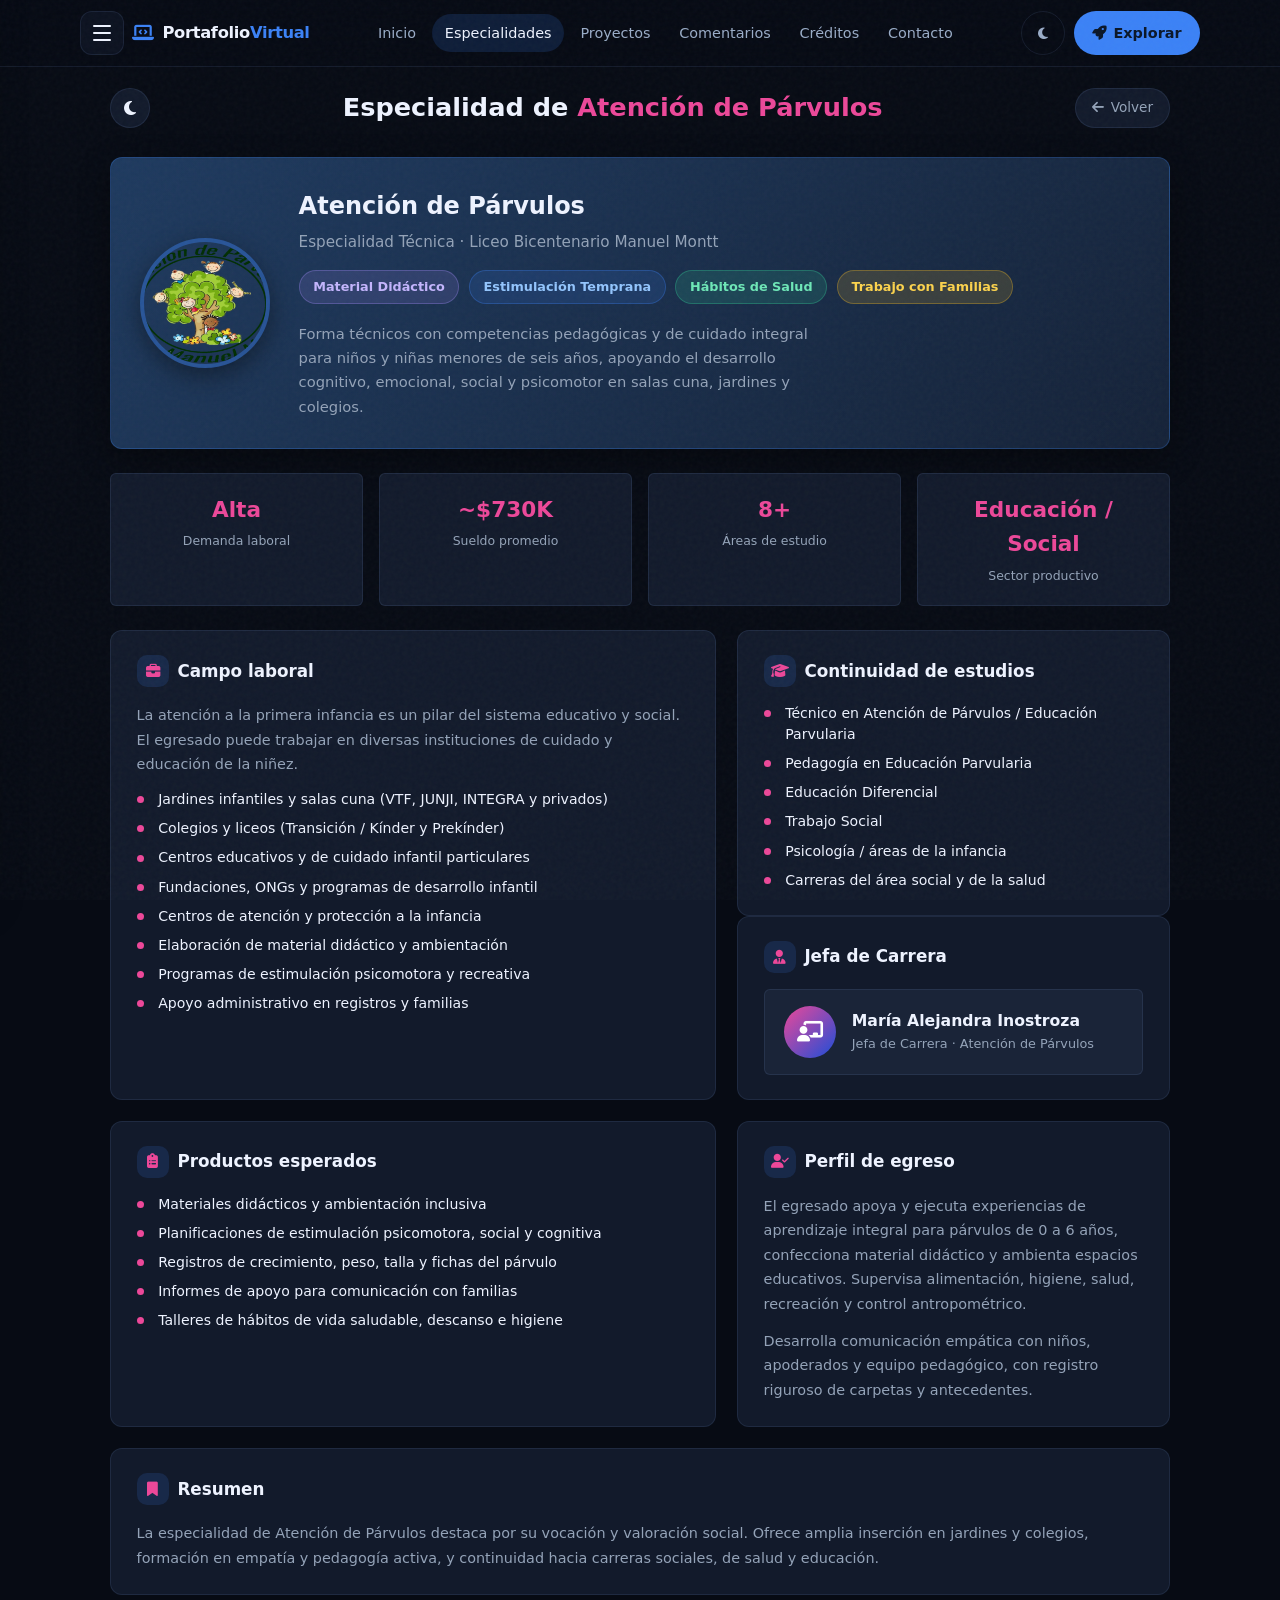
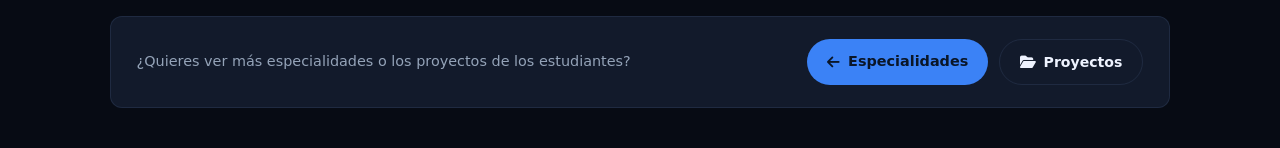
<file: atencion-parvulos.html>
<!DOCTYPE html>
<html lang="es" data-theme="dark">
<head>

  <script>
    (function () {
      var t = localStorage.getItem("lm_theme");
      if (t === "light" || t === "dark") {
        document.documentElement.setAttribute("data-theme", t);
      } else {
        document.documentElement.setAttribute("data-theme", "dark");
      }
    })();
  </script>

  <meta charset="UTF-8">
  <meta name="viewport" content="width=device-width, initial-scale=1.0">
  <title>Especialidad de Atención de Párvulos | Liceo Manuel Montt</title>
  <link rel="preconnect" href="https://fonts.googleapis.com">
  <link rel="preconnect" href="https://fonts.gstatic.com" crossorigin>
  <link href="https://fonts.googleapis.com/css2?family=Poppins:wght@300;400;500;600;700;800&display=swap" rel="stylesheet">
  <link rel="stylesheet" href="https://cdnjs.cloudflare.com/ajax/libs/font-awesome/6.4.0/css/all.min.css">
  <style>
    :root {
      --bg: #0B1220;
      --surface: #121A2B;
      --surface-2: #1A2438;
      --border: rgba(255,255,255,0.08);
      --text: #F1F5F9;
      --muted: #94A3B8;
      --primary: #EC4899;
      --primary-soft: rgba(59, 130, 246, 0.15);
      --accent-yellow: #FBBF24;
      --accent-purple: #A78BFA;
      --accent-green: #34D399;
      --radius: 18px;
      --radius-sm: 12px;
      --shadow: 0 10px 30px rgba(0,0,0,0.35);
      --font: 'Poppins', sans-serif;
    }
    * { margin: 0; padding: 0; box-sizing: border-box; }
    html { scroll-behavior: smooth; }
    body {
      font-family: var(--font);
      background: var(--bg);
      color: var(--text);
      min-height: 100vh;
      line-height: 1.6;
    }
    a { text-decoration: none; color: inherit; }

    .app {
      display: grid;
      grid-template-columns: 240px 1fr;
      min-height: 100vh;
    }

    .sidebar {
      background: linear-gradient(180deg, #0F172A 0%, #0B1220 100%);
      border-right: 1px solid var(--border);
      padding: 1.5rem 1rem;
      display: flex;
      flex-direction: column;
      position: sticky;
      top: 0;
      height: 100vh;
    }
    .sidebar-logo {
      display: flex;
      align-items: center;
      gap: 0.6rem;
      font-weight: 700;
      font-size: 1.05rem;
      padding: 0.5rem 0.75rem;
      margin-bottom: 2rem;
    }
    .sidebar-logo i { color: var(--primary); }
    .sidebar-logo b { color: var(--primary); }
    .nav-list { list-style: none; flex: 1; }
    .nav-list li { margin-bottom: 0.35rem; }
    .nav-list a {
      display: flex;
      align-items: center;
      gap: 0.7rem;
      padding: 0.7rem 0.9rem;
      border-radius: 12px;
      color: var(--muted);
      font-size: 0.9rem;
      font-weight: 500;
      transition: all 0.2s;
    }
    .nav-list a:hover,
    .nav-list a.active {
      background: var(--primary-soft);
      color: var(--primary);
    }
    .nav-list a i { width: 20px; text-align: center; }
    .sidebar-footer {
      padding: 1rem 0.75rem 0;
      border-top: 1px solid var(--border);
      font-size: 0.75rem;
      color: var(--muted);
    }

    .main {
      padding: 1.5rem 2rem 3rem;
      max-width: 1100px;
    }
    .topbar {
      display: flex;
      align-items: center;
      justify-content: space-between;
      margin-bottom: 1.8rem;
      gap: 1rem;
      flex-wrap: wrap;
    }
    .topbar h1 { font-size: 1.6rem; font-weight: 700; }
    .topbar h1 span { color: var(--primary); }
    .back-btn {
      display: inline-flex;
      align-items: center;
      gap: 0.4rem;
      background: var(--surface);
      border: 1px solid var(--border);
      color: var(--muted);
      padding: 0.5rem 1rem;
      border-radius: 999px;
      font-size: 0.85rem;
      font-weight: 500;
      transition: all 0.2s;
    }
    .back-btn:hover { color: var(--primary); border-color: var(--primary); }

    .profile-card {
      display: grid;
      grid-template-columns: auto 1fr;
      gap: 1.8rem;
      background: linear-gradient(135deg, #1E3A5F 0%, #152238 100%);
      border: 1px solid rgba(59, 130, 246, 0.25);
      border-radius: var(--radius);
      padding: 1.8rem;
      margin-bottom: 1.5rem;
      box-shadow: var(--shadow);
      align-items: center;
    }
    .profile-logo {
      width: 130px;
      height: 130px;
      border-radius: 50%;
      object-fit: cover;
      border: 4px solid rgba(59, 130, 246, 0.4);
      box-shadow: 0 8px 24px rgba(0,0,0,0.4);
    }
    .profile-info h2 { font-size: 1.5rem; font-weight: 700; margin-bottom: 0.3rem; }
    .profile-info .role { color: var(--muted); font-size: 0.95rem; margin-bottom: 1rem; }
    .profile-badges { display: flex; flex-wrap: wrap; gap: 0.6rem; margin-bottom: 1.1rem; }
    .badge {
      background: rgba(255,255,255,0.08);
      border: 1px solid var(--border);
      padding: 0.35rem 0.85rem;
      border-radius: 999px;
      font-size: 0.8rem;
      font-weight: 600;
    }
    .badge.blue { background: var(--primary-soft); color: #93C5FD; border-color: rgba(59,130,246,0.3); }
    .badge.yellow { background: rgba(251,191,36,0.15); color: #FCD34D; border-color: rgba(251,191,36,0.3); }
    .badge.green { background: rgba(52,211,153,0.15); color: #6EE7B7; border-color: rgba(52,211,153,0.3); }
    .badge.purple { background: rgba(167,139,250,0.15); color: #C4B5FD; border-color: rgba(167,139,250,0.3); }
    .profile-desc { color: var(--muted); font-size: 0.92rem; max-width: 520px; line-height: 1.65; }

    .stats-row {
      display: grid;
      grid-template-columns: repeat(4, 1fr);
      gap: 1rem;
      margin-bottom: 1.5rem;
    }
    .stat-box {
      background: var(--surface);
      border: 1px solid var(--border);
      border-radius: var(--radius-sm);
      padding: 1.2rem;
      text-align: center;
      transition: transform 0.2s, border-color 0.2s;
    }
    .stat-box:hover { transform: translateY(-3px); border-color: rgba(59,130,246,0.35); }
    .stat-box .value { font-size: 1.35rem; font-weight: 700; color: var(--primary); margin-bottom: 0.25rem; }
    .stat-box .label { font-size: 0.78rem; color: var(--muted); font-weight: 500; }

    .sections-grid {
      display: grid;
      grid-template-columns: 1.4fr 1fr;
      gap: 1.3rem;
      margin-bottom: 1.3rem;
    }
    .card {
      background: var(--surface);
      border: 1px solid var(--border);
      border-radius: var(--radius);
      padding: 1.5rem 1.6rem;
      transition: border-color 0.25s, box-shadow 0.25s;
    }
    .card:hover { border-color: rgba(59,130,246,0.3); box-shadow: 0 8px 24px rgba(0,0,0,0.25); }
    .card-title {
      display: flex;
      align-items: center;
      gap: 0.55rem;
      font-size: 1.05rem;
      font-weight: 700;
      margin-bottom: 1rem;
    }
    .card-title i {
      width: 32px; height: 32px; border-radius: 10px;
      display: flex; align-items: center; justify-content: center;
      font-size: 0.9rem; background: var(--primary-soft); color: var(--primary);
    }
    .card p { color: var(--muted); font-size: 0.9rem; margin-bottom: 0.8rem; line-height: 1.7; }
    .card p:last-child { margin-bottom: 0; }

    .list-clean { list-style: none; display: grid; gap: 0.5rem; }
    .list-clean li {
      position: relative; padding-left: 1.35rem;
      font-size: 0.88rem; color: var(--text); line-height: 1.5;
    }
    .list-clean li::before {
      content: ''; position: absolute; left: 0; top: 0.5em;
      width: 7px; height: 7px; border-radius: 50%; background: var(--primary);
    }

    .salary-grid {
      display: grid;
      grid-template-columns: repeat(3, 1fr);
      gap: 0.8rem;
      margin: 1rem 0;
    }
    .salary-item {
      background: var(--surface-2);
      border: 1px solid var(--border);
      border-radius: var(--radius-sm);
      padding: 1rem;
      text-align: center;
    }
    .salary-item .lvl { font-size: 0.75rem; color: var(--muted); margin-bottom: 0.3rem; font-weight: 500; }
    .salary-item .amt { font-size: 1.05rem; font-weight: 700; color: var(--accent-green); }
    .note {
      font-size: 0.82rem; color: var(--muted);
      background: rgba(59,130,246,0.08);
      border-left: 3px solid var(--primary);
      padding: 0.75rem 1rem;
      border-radius: 0 var(--radius-sm) var(--radius-sm) 0;
      margin-top: 0.9rem;
    }

    .jefe-row {
      display: flex; align-items: center; gap: 1rem;
      background: var(--surface-2);
      border: 1px solid var(--border);
      border-radius: var(--radius-sm);
      padding: 1rem 1.2rem;
    }
    .jefe-avatar {
      width: 52px; height: 52px; border-radius: 50%;
      background: linear-gradient(135deg, var(--primary), #1D4ED8);
      display: flex; align-items: center; justify-content: center;
      font-size: 1.3rem; color: #fff; flex-shrink: 0;
    }
    .jefe-row h3 { font-size: 0.98rem; font-weight: 600; }
    .jefe-row p { font-size: 0.8rem; color: var(--muted); margin: 0; }

    .cta-bar {
      display: flex; flex-wrap: wrap; align-items: center;
      justify-content: space-between; gap: 1rem;
      background: var(--surface); border: 1px solid var(--border);
      border-radius: var(--radius); padding: 1.4rem 1.6rem; margin-top: 0.5rem;
    }
    .cta-bar p { color: var(--muted); font-size: 0.9rem; }
    .cta-actions { display: flex; gap: 0.7rem; flex-wrap: wrap; }
    .btn {
      display: inline-flex; align-items: center; gap: 0.45rem;
      padding: 0.65rem 1.25rem; border-radius: 999px;
      font-weight: 600; font-size: 0.88rem; transition: all 0.2s;
      border: none; cursor: pointer;
    }
    .btn-primary {
      background: linear-gradient(135deg, #3B82F6, #1D4ED8); color: #fff;
    }
    .btn-primary:hover { transform: translateY(-2px); box-shadow: 0 6px 18px rgba(59,130,246,0.4); }
    .btn-outline {
      background: transparent; border: 1px solid var(--border); color: var(--text);
    }
    .btn-outline:hover { border-color: var(--primary); color: var(--primary); }

    .mobile-toggle {
      display: none; position: fixed; bottom: 20px; right: 20px;
      width: 50px; height: 50px; border-radius: 50%;
      background: var(--primary); color: #fff; border: none;
      font-size: 1.2rem; z-index: 100;
      box-shadow: 0 6px 20px rgba(59,130,246,0.45); cursor: pointer;
    }

    @media (max-width: 900px) {
      .app { grid-template-columns: 1fr; }
      .sidebar {
        position: fixed; left: -260px; z-index: 90;
        transition: left 0.3s ease; width: 240px;
      }
      .sidebar.open { left: 0; }
      .mobile-toggle { display: flex; align-items: center; justify-content: center; }
      .stats-row { grid-template-columns: repeat(2, 1fr); }
      .sections-grid { grid-template-columns: 1fr; }
      .profile-card { grid-template-columns: 1fr; text-align: center; }
      .profile-logo { margin: 0 auto; }
      .profile-badges { justify-content: center; }
      .profile-desc { margin: 0 auto; }
      .salary-grid { grid-template-columns: 1fr; }
      .main { padding: 1.2rem 1rem 4rem; }
    }
  
    /* ===== MODO CLARO (sincronizado con index via localStorage lm_theme) ===== */
    [data-theme="light"] {
      --bg: #F0F5FF;
      --surface: #FFFFFF;
      --surface-2: #F5F8FF;
      --border: rgba(15, 40, 80, 0.10);
      --text: #0F172A;
      --muted: #475569;
      --shadow: 0 10px 30px rgba(15, 40, 80, 0.08);
    }
    [data-theme="light"] body {
      background: var(--bg) !important;
      color: var(--text) !important;
    }
    [data-theme="light"] .sidebar {
      background: linear-gradient(180deg, #FFFFFF 0%, #EEF3FF 100%) !important;
      border-right: 1px solid var(--border) !important;
    }
    [data-theme="light"] .sidebar-logo,
    [data-theme="light"] .nav-list a {
      color: var(--text);
    }
    [data-theme="light"] .nav-list a:hover,
    [data-theme="light"] .nav-list a.active {
      background: rgba(59, 130, 246, 0.12);
      color: #2563eb;
    }
    [data-theme="light"] .main {
      background: var(--bg);
      color: var(--text);
    }
    [data-theme="light"] .card,
    [data-theme="light"] .profile-card,
    [data-theme="light"] .stat-box,
    [data-theme="light"] .salary-item,
    [data-theme="light"] .level-item,
    [data-theme="light"] .cta-bar,
    [data-theme="light"] .jefe-row,
    [data-theme="light"] .note {
      background: var(--surface) !important;
      border-color: var(--border) !important;
      color: var(--text);
      box-shadow: var(--shadow);
    }
    [data-theme="light"] .card p,
    [data-theme="light"] .profile-desc,
    [data-theme="light"] .role,
    [data-theme="light"] .label,
    [data-theme="light"] .list-clean li,
    [data-theme="light"] .muted {
      color: var(--muted);
    }
    [data-theme="light"] h1,
    [data-theme="light"] h2,
    [data-theme="light"] h3,
    [data-theme="light"] .card-title {
      color: var(--text);
    }
    [data-theme="light"] .back-btn {
      background: var(--surface);
      border-color: var(--border);
      color: var(--text);
    }
    [data-theme="light"] .theme-toggle-spec {
      background: var(--surface) !important;
      border-color: var(--border) !important;
      color: #d97706 !important; /* sol dorado en modo día */
    }
    [data-theme="light"] .sidebar-footer {
      color: var(--muted);
      border-top-color: var(--border);
    }
    
    .theme-toggle-spec {
      width: 40px !important;
      height: 40px !important;
      border-radius: 50% !important;
      padding: 0 !important;
      overflow: hidden !important;
      display: inline-grid !important;
      place-items: center !important;
    }
    .theme-toggle-spec i {
      font-size: 1rem;
      line-height: 1;
    }

    /* Barra superior tipo index sobre páginas de especialidad */
    .navbar-container {
      position: sticky;
      top: 0;
      z-index: 100;
      background: color-mix(in srgb, var(--bg) 92%, transparent);
      backdrop-filter: blur(14px);
      border-bottom: 1px solid var(--border);
    }
    .app { grid-template-rows: auto 1fr; }
    /* Cuando hay navbar arriba, el sidebar empieza debajo */
    body > .navbar-container + .drawer-overlay + .side-drawer + .app,
    body > .navbar-container + .app {
      min-height: calc(100vh - 64px);
    }
/* SIDEBAR SCROLL FIX */

    .sidebar {
      display: flex;
      flex-direction: column;
      position: sticky;
      top: 0;
      height: 100vh;
      height: 100dvh;
      overflow: hidden;
      padding: 1rem 0.75rem;
    }
    .sidebar-logo {
      flex-shrink: 0;
      margin-bottom: 0.5rem;
    }
    .nav-list {
      list-style: none;
      flex: 1 1 auto;
      min-height: 0;
      overflow-y: auto;
      overflow-x: hidden;
      -webkit-overflow-scrolling: touch;
      overscroll-behavior: contain;
      padding-bottom: 0.5rem;
      margin: 0;
    }
    .nav-list li {
      margin-bottom: 0.2rem;
    }
    .sidebar-footer {
      flex-shrink: 0;
      padding-top: 0.75rem;
      margin-top: 0.25rem;
      border-top: 1px solid var(--border);
      font-size: 0.72rem;
      line-height: 1.35;
      color: var(--muted);
    }


    /* Sin sidebar fijo: contenido a ancho completo */
    .app {
      display: block !important;
      grid-template-columns: none !important;
      min-height: auto !important;
    }
    .main {
      width: 100% !important;
      max-width: 1100px;
      margin: 0 auto;
      padding: 1.25rem 1.25rem 2.5rem;
    }
    .sidebar { display: none !important; }


    /* THEME TOGGLE CLICK FIX */
    .theme-toggle,
    .theme-toggle-spec,
    #theme-toggle,
    #theme-toggle-spec {
      position: relative;
      z-index: 50;
      pointer-events: auto !important;
      cursor: pointer !important;
    }
    .site-header {
      z-index: 100;
    }
    .nav-right .theme-toggle {
      width: 44px;
      height: 44px;
    }

    .badge.red { background: rgba(239,68,68,0.15); color: #F87171; }
    [data-theme="light"] .badge.red { background: rgba(239,68,68,0.12); color: #DC2626; }
</style>

  
  <link rel="stylesheet" href="style.css?v=nav3">
</head>
<body>
<!-- NAVBAR -->
  <header class="site-header" id="navbar" role="banner">
    <nav class="nav-bar" aria-label="Navegación principal">
      <div class="nav-left">
        <button type="button" class="menu-toggle" id="menu-toggle" aria-label="Abrir menú" aria-expanded="false" aria-controls="menu-panel">
          <span class="menu-toggle-bar"></span>
          <span class="menu-toggle-bar"></span>
          <span class="menu-toggle-bar"></span>
        </button>
        <a href="index.html" class="brand" aria-label="Portafolio Virtual - Inicio">
          <i class="fa-solid fa-laptop-code" aria-hidden="true"></i>
          <span class="brand-text">Portafolio<b>Virtual</b></span>
        </a>
      </div>
      <ul class="nav-links" id="nav-links">
        <li><a href="index.html#inicio" class="nav-link">Inicio</a></li>
        <li><a href="index.html#especialidades" class="nav-link active">Especialidades</a></li>
        <li><a href="index.html#proyectos" class="nav-link">Proyectos</a></li>
        <li><a href="index.html#comentarios" class="nav-link">Comentarios</a></li>
        <li><a href="index.html#creditos" class="nav-link">Créditos</a></li>
        <li><a href="index.html#contacto" class="nav-link">Contacto</a></li>
      </ul>
      <div class="nav-right">
        <button type="button" class="theme-toggle" id="theme-toggle" type="button" title="Cambiar tema" aria-label="Cambiar tema claro u oscuro">
          <i class="fa-solid fa-moon" aria-hidden="true"></i>
        </button>
        <a href="index.html#proyectos" class="btn-primary btn-explore">
          <i class="fa-solid fa-rocket" aria-hidden="true"></i>
          <span class="btn-explore-label">Explorar</span>
        </a>
      </div>
    </nav>
  </header>

  <div class="menu-backdrop" id="menu-backdrop" hidden></div>
  <aside class="menu-panel" id="menu-panel" aria-hidden="true" aria-label="Menú del sitio">
    <div class="menu-panel-top">
      <a href="index.html" class="brand menu-brand">
        <i class="fa-solid fa-laptop-code" aria-hidden="true"></i>
        <span class="brand-text">Portafolio<b>Virtual</b></span>
      </a>
      <button type="button" class="menu-close" id="menu-close" aria-label="Cerrar menú">
        <i class="fa-solid fa-xmark" aria-hidden="true"></i>
      </button>
    </div>
    <nav class="menu-panel-nav">
      <p class="menu-section">Navegación</p>
      <a href="index.html#inicio" class="menu-item"><i class="fa-solid fa-house"></i><span>Inicio</span></a>
      <a href="index.html#especialidades" class="menu-item"><i class="fa-solid fa-graduation-cap"></i><span>Especialidades</span></a>
      <a href="index.html#proyectos" class="menu-item"><i class="fa-solid fa-folder-open"></i><span>Proyectos</span></a>
      <a href="index.html#comentarios" class="menu-item"><i class="fa-solid fa-comments"></i><span>Comentarios</span></a>
      <a href="index.html#creditos" class="menu-item"><i class="fa-solid fa-award"></i><span>Créditos</span></a>
      <a href="index.html#contacto" class="menu-item"><i class="fa-solid fa-envelope"></i><span>Contacto</span></a>
      <p class="menu-section">Especialidades</p>
      <a href="programacion.html" class="menu-item"><i class="fa-solid fa-code"></i><span>Programación</span></a>
      <a href="electricidad.html" class="menu-item"><i class="fa-solid fa-bolt"></i><span>Electricidad</span></a>
      <a href="contabilidad.html" class="menu-item"><i class="fa-solid fa-calculator"></i><span>Contabilidad</span></a>
      <a href="administracion.html" class="menu-item"><i class="fa-solid fa-briefcase"></i><span>Administración</span></a>
      <a href="construcciones-metalicas.html" class="menu-item"><i class="fa-solid fa-industry"></i><span>Constr. Metálicas</span></a>
      <a href="atencion-parvulos.html" class="menu-item active"><i class="fa-solid fa-child"></i><span>Atención de Párvulos</span></a>
      <a href="agropecuaria.html" class="menu-item"><i class="fa-solid fa-wheat-awn"></i><span>Agropecuaria</span></a>
      <a href="gastronomia.html" class="menu-item"><i class="fa-solid fa-utensils"></i><span>Gastronomía</span></a>
    </nav>
    <div class="menu-panel-foot">
      Liceo Bicentenario Manuel Montt<br>San Javier · Maule
    </div>
  </aside>

<div class="app">
        <main class="main">
      <div class="topbar">
      <button type="button" class="theme-toggle-spec" id="theme-toggle-spec" title="Cambiar tema" aria-label="Cambiar tema claro u oscuro" style="width:40px;height:40px;min-width:40px;min-height:40px;border-radius:50%;border:1px solid var(--border);background:var(--surface,#121A2B);color:var(--text,#F1F5F9);display:inline-grid;place-items:center;cursor:pointer;padding:0;overflow:hidden;line-height:1;flex-shrink:0;"><i class="fa-solid fa-moon" aria-hidden="true"></i></button>

        <h1>Especialidad de <span>Atención de Párvulos</span></h1>
        <a href="index.html#especialidades" class="back-btn">
          <i class="fa-solid fa-arrow-left"></i> Volver
        </a>
      </div>

      <section class="profile-card">
        <img src="Atención de Párvulos.png" alt="Logo Atención de Párvulos LBMM" class="profile-logo">
        <div class="profile-info">
          <h2>Atención de Párvulos</h2>
          <p class="role">Especialidad Técnica · Liceo Bicentenario Manuel Montt</p>
          <div class="profile-badges">
            <span class="badge purple">Material Didáctico</span>
            <span class="badge blue">Estimulación Temprana</span>
            <span class="badge green">Hábitos de Salud</span>
            <span class="badge yellow">Trabajo con Familias</span>
          </div>
          <p class="profile-desc">
            Forma técnicos con competencias pedagógicas y de cuidado integral para niños y niñas menores de seis años, apoyando el desarrollo cognitivo, emocional, social y psicomotor en salas cuna, jardines y colegios.
          </p>
        </div>
      </section>

      <div class="stats-row">
        <div class="stat-box">
          <div class="value">Alta</div>
          <div class="label">Demanda laboral</div>
        </div>
        <div class="stat-box">
          <div class="value">~$730K</div>
          <div class="label">Sueldo promedio</div>
        </div>
        <div class="stat-box">
          <div class="value">8+</div>
          <div class="label">Áreas de estudio</div>
        </div>
        <div class="stat-box">
          <div class="value">Educación / Social</div>
          <div class="label">Sector productivo</div>
        </div>
      </div>

      <div class="sections-grid">
        <article class="card">
          <h3 class="card-title"><i class="fa-solid fa-briefcase"></i> Campo laboral</h3>
          <p>La atención a la primera infancia es un pilar del sistema educativo y social. El egresado puede trabajar en diversas instituciones de cuidado y educación de la niñez.</p>
          <ul class="list-clean">
            <li>Jardines infantiles y salas cuna (VTF, JUNJI, INTEGRA y privados)</li>
            <li>Colegios y liceos (Transición / Kínder y Prekínder)</li>
            <li>Centros educativos y de cuidado infantil particulares</li>
            <li>Fundaciones, ONGs y programas de desarrollo infantil</li>
            <li>Centros de atención y protección a la infancia</li>
            <li>Elaboración de material didáctico y ambientación</li>
            <li>Programas de estimulación psicomotora y recreativa</li>
            <li>Apoyo administrativo en registros y familias</li>
          </ul>
        </article>

        <div class="stack">
          <article class="card">
            <h3 class="card-title"><i class="fa-solid fa-graduation-cap"></i> Continuidad de estudios</h3>
            <ul class="list-clean">
            <li>Técnico en Atención de Párvulos / Educación Parvularia</li>
            <li>Pedagogía en Educación Parvularia</li>
            <li>Educación Diferencial</li>
            <li>Trabajo Social</li>
            <li>Psicología / áreas de la infancia</li>
            <li>Carreras del área social y de la salud</li>
            </ul>
          </article>

          <article class="card">
            <h3 class="card-title"><i class="fa-solid fa-user-tie"></i> Jefa de Carrera</h3>
            <div class="jefe-row">
              <div class="jefe-avatar"><i class="fa-solid fa-chalkboard-user"></i></div>
              <div>
                <h3>María Alejandra Inostroza</h3>
                <p>Jefa de Carrera · Atención de Párvulos</p>
              </div>
            </div>
          </article>
        </div>
      </div>

      <div class="sections-grid">
        <article class="card">
          <h3 class="card-title"><i class="fa-solid fa-clipboard-list"></i> Productos esperados</h3>
          <ul class="list-clean">
            <li>Materiales didácticos y ambientación inclusiva</li>
            <li>Planificaciones de estimulación psicomotora, social y cognitiva</li>
            <li>Registros de crecimiento, peso, talla y fichas del párvulo</li>
            <li>Informes de apoyo para comunicación con familias</li>
            <li>Talleres de hábitos de vida saludable, descanso e higiene</li>
          </ul>
        </article>

        <article class="card">
          <h3 class="card-title"><i class="fa-solid fa-user-check"></i> Perfil de egreso</h3>
          <p>El egresado apoya y ejecuta experiencias de aprendizaje integral para párvulos de 0 a 6 años, confecciona material didáctico y ambienta espacios educativos. Supervisa alimentación, higiene, salud, recreación y control antropométrico.</p>
          <p>Desarrolla comunicación empática con niños, apoderados y equipo pedagógico, con registro riguroso de carpetas y antecedentes.</p>
        </article>
      </div>

      <article class="card" style="margin-bottom: 1.3rem;">
        <h3 class="card-title"><i class="fa-solid fa-bookmark"></i> Resumen</h3>
        <p>
          La especialidad de Atención de Párvulos destaca por su vocación y valoración social. Ofrece amplia inserción en jardines y colegios, formación en empatía y pedagogía activa, y continuidad hacia carreras sociales, de salud y educación.
        </p>
      </article>

      <div class="cta-bar">
        <p>¿Quieres ver más especialidades o los proyectos de los estudiantes?</p>
        <div class="cta-actions">
          <a href="index.html#especialidades" class="btn btn-primary">
            <i class="fa-solid fa-arrow-left"></i> Especialidades
          </a>
          <a href="index.html#proyectos" class="btn btn-outline">
            <i class="fa-solid fa-folder-open"></i> Proyectos
          </a>
        </div>
      </div>
    </main>
  </div>

  <button class="mobile-toggle" id="menuToggle" aria-label="Abrir menú">
    <i class="fa-solid fa-bars"></i>
  </button>

  <script src="script.js?v=theme2"></script>
</body>
</html>
</file>
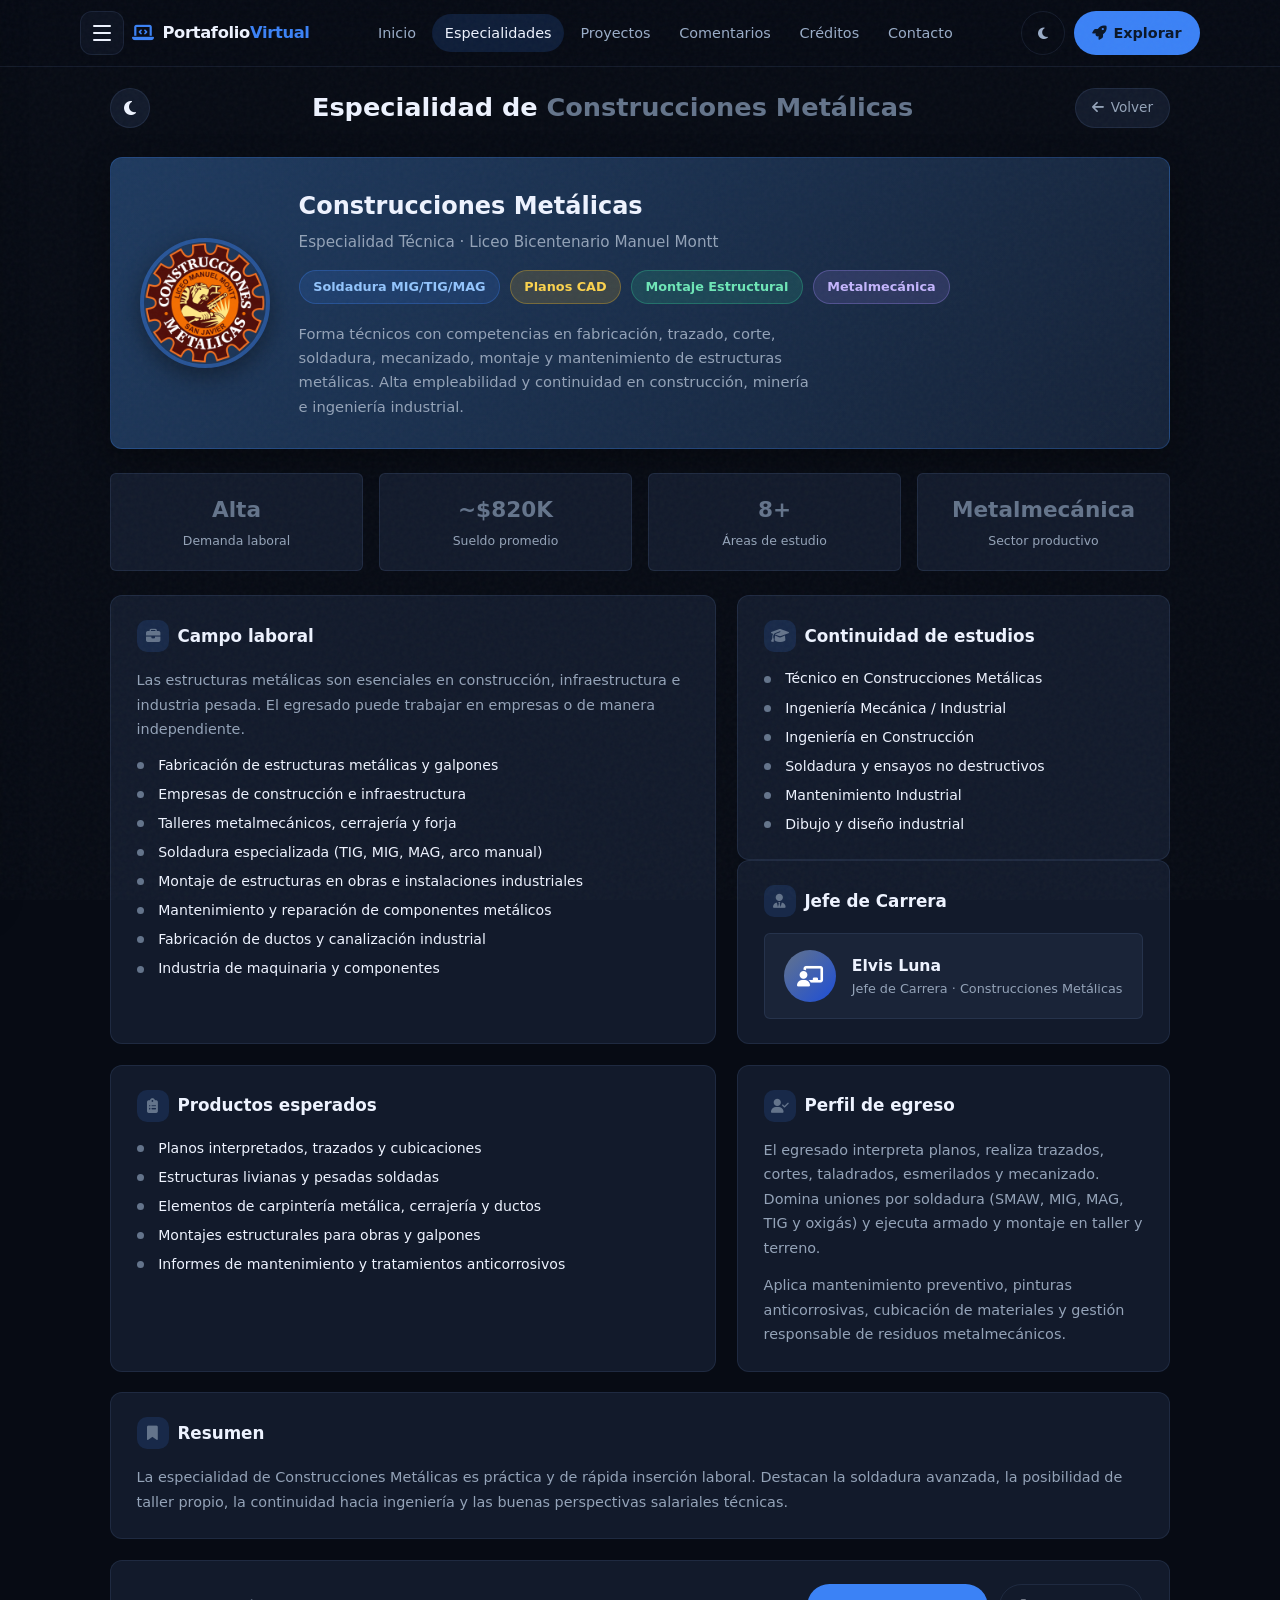
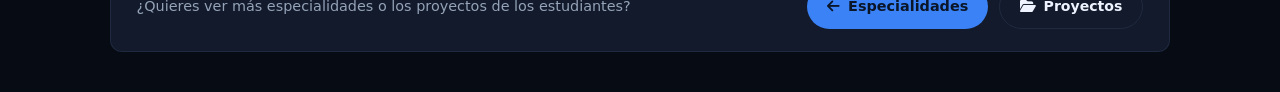
<file: construcciones-metalicas.html>
<!DOCTYPE html>
<html lang="es" data-theme="dark">
<head>

  <script>
    (function () {
      var t = localStorage.getItem("lm_theme");
      if (t === "light" || t === "dark") {
        document.documentElement.setAttribute("data-theme", t);
      } else {
        document.documentElement.setAttribute("data-theme", "dark");
      }
    })();
  </script>

  <meta charset="UTF-8">
  <meta name="viewport" content="width=device-width, initial-scale=1.0">
  <title>Especialidad de Construcciones Metálicas | Liceo Manuel Montt</title>
  <link rel="preconnect" href="https://fonts.googleapis.com">
  <link rel="preconnect" href="https://fonts.gstatic.com" crossorigin>
  <link href="https://fonts.googleapis.com/css2?family=Poppins:wght@300;400;500;600;700;800&display=swap" rel="stylesheet">
  <link rel="stylesheet" href="https://cdnjs.cloudflare.com/ajax/libs/font-awesome/6.4.0/css/all.min.css">
  <style>
    :root {
      --bg: #0B1220;
      --surface: #121A2B;
      --surface-2: #1A2438;
      --border: rgba(255,255,255,0.08);
      --text: #F1F5F9;
      --muted: #94A3B8;
      --primary: #64748B;
      --primary-soft: rgba(59, 130, 246, 0.15);
      --accent-yellow: #FBBF24;
      --accent-purple: #A78BFA;
      --accent-green: #34D399;
      --radius: 18px;
      --radius-sm: 12px;
      --shadow: 0 10px 30px rgba(0,0,0,0.35);
      --font: 'Poppins', sans-serif;
    }
    * { margin: 0; padding: 0; box-sizing: border-box; }
    html { scroll-behavior: smooth; }
    body {
      font-family: var(--font);
      background: var(--bg);
      color: var(--text);
      min-height: 100vh;
      line-height: 1.6;
    }
    a { text-decoration: none; color: inherit; }

    .app {
      display: grid;
      grid-template-columns: 240px 1fr;
      min-height: 100vh;
    }

    .sidebar {
      background: linear-gradient(180deg, #0F172A 0%, #0B1220 100%);
      border-right: 1px solid var(--border);
      padding: 1.5rem 1rem;
      display: flex;
      flex-direction: column;
      position: sticky;
      top: 0;
      height: 100vh;
    }
    .sidebar-logo {
      display: flex;
      align-items: center;
      gap: 0.6rem;
      font-weight: 700;
      font-size: 1.05rem;
      padding: 0.5rem 0.75rem;
      margin-bottom: 2rem;
    }
    .sidebar-logo i { color: var(--primary); }
    .sidebar-logo b { color: var(--primary); }
    .nav-list { list-style: none; flex: 1; }
    .nav-list li { margin-bottom: 0.35rem; }
    .nav-list a {
      display: flex;
      align-items: center;
      gap: 0.7rem;
      padding: 0.7rem 0.9rem;
      border-radius: 12px;
      color: var(--muted);
      font-size: 0.9rem;
      font-weight: 500;
      transition: all 0.2s;
    }
    .nav-list a:hover,
    .nav-list a.active {
      background: var(--primary-soft);
      color: var(--primary);
    }
    .nav-list a i { width: 20px; text-align: center; }
    .sidebar-footer {
      padding: 1rem 0.75rem 0;
      border-top: 1px solid var(--border);
      font-size: 0.75rem;
      color: var(--muted);
    }

    .main {
      padding: 1.5rem 2rem 3rem;
      max-width: 1100px;
    }
    .topbar {
      display: flex;
      align-items: center;
      justify-content: space-between;
      margin-bottom: 1.8rem;
      gap: 1rem;
      flex-wrap: wrap;
    }
    .topbar h1 { font-size: 1.6rem; font-weight: 700; }
    .topbar h1 span { color: var(--primary); }
    .back-btn {
      display: inline-flex;
      align-items: center;
      gap: 0.4rem;
      background: var(--surface);
      border: 1px solid var(--border);
      color: var(--muted);
      padding: 0.5rem 1rem;
      border-radius: 999px;
      font-size: 0.85rem;
      font-weight: 500;
      transition: all 0.2s;
    }
    .back-btn:hover { color: var(--primary); border-color: var(--primary); }

    .profile-card {
      display: grid;
      grid-template-columns: auto 1fr;
      gap: 1.8rem;
      background: linear-gradient(135deg, #1E3A5F 0%, #152238 100%);
      border: 1px solid rgba(59, 130, 246, 0.25);
      border-radius: var(--radius);
      padding: 1.8rem;
      margin-bottom: 1.5rem;
      box-shadow: var(--shadow);
      align-items: center;
    }
    .profile-logo {
      width: 130px;
      height: 130px;
      border-radius: 50%;
      object-fit: cover;
      border: 4px solid rgba(59, 130, 246, 0.4);
      box-shadow: 0 8px 24px rgba(0,0,0,0.4);
    }
    .profile-info h2 { font-size: 1.5rem; font-weight: 700; margin-bottom: 0.3rem; }
    .profile-info .role { color: var(--muted); font-size: 0.95rem; margin-bottom: 1rem; }
    .profile-badges { display: flex; flex-wrap: wrap; gap: 0.6rem; margin-bottom: 1.1rem; }
    .badge {
      background: rgba(255,255,255,0.08);
      border: 1px solid var(--border);
      padding: 0.35rem 0.85rem;
      border-radius: 999px;
      font-size: 0.8rem;
      font-weight: 600;
    }
    .badge.blue { background: var(--primary-soft); color: #93C5FD; border-color: rgba(59,130,246,0.3); }
    .badge.yellow { background: rgba(251,191,36,0.15); color: #FCD34D; border-color: rgba(251,191,36,0.3); }
    .badge.green { background: rgba(52,211,153,0.15); color: #6EE7B7; border-color: rgba(52,211,153,0.3); }
    .badge.purple { background: rgba(167,139,250,0.15); color: #C4B5FD; border-color: rgba(167,139,250,0.3); }
    .profile-desc { color: var(--muted); font-size: 0.92rem; max-width: 520px; line-height: 1.65; }

    .stats-row {
      display: grid;
      grid-template-columns: repeat(4, 1fr);
      gap: 1rem;
      margin-bottom: 1.5rem;
    }
    .stat-box {
      background: var(--surface);
      border: 1px solid var(--border);
      border-radius: var(--radius-sm);
      padding: 1.2rem;
      text-align: center;
      transition: transform 0.2s, border-color 0.2s;
    }
    .stat-box:hover { transform: translateY(-3px); border-color: rgba(59,130,246,0.35); }
    .stat-box .value { font-size: 1.35rem; font-weight: 700; color: var(--primary); margin-bottom: 0.25rem; }
    .stat-box .label { font-size: 0.78rem; color: var(--muted); font-weight: 500; }

    .sections-grid {
      display: grid;
      grid-template-columns: 1.4fr 1fr;
      gap: 1.3rem;
      margin-bottom: 1.3rem;
    }
    .card {
      background: var(--surface);
      border: 1px solid var(--border);
      border-radius: var(--radius);
      padding: 1.5rem 1.6rem;
      transition: border-color 0.25s, box-shadow 0.25s;
    }
    .card:hover { border-color: rgba(59,130,246,0.3); box-shadow: 0 8px 24px rgba(0,0,0,0.25); }
    .card-title {
      display: flex;
      align-items: center;
      gap: 0.55rem;
      font-size: 1.05rem;
      font-weight: 700;
      margin-bottom: 1rem;
    }
    .card-title i {
      width: 32px; height: 32px; border-radius: 10px;
      display: flex; align-items: center; justify-content: center;
      font-size: 0.9rem; background: var(--primary-soft); color: var(--primary);
    }
    .card p { color: var(--muted); font-size: 0.9rem; margin-bottom: 0.8rem; line-height: 1.7; }
    .card p:last-child { margin-bottom: 0; }

    .list-clean { list-style: none; display: grid; gap: 0.5rem; }
    .list-clean li {
      position: relative; padding-left: 1.35rem;
      font-size: 0.88rem; color: var(--text); line-height: 1.5;
    }
    .list-clean li::before {
      content: ''; position: absolute; left: 0; top: 0.5em;
      width: 7px; height: 7px; border-radius: 50%; background: var(--primary);
    }

    .salary-grid {
      display: grid;
      grid-template-columns: repeat(3, 1fr);
      gap: 0.8rem;
      margin: 1rem 0;
    }
    .salary-item {
      background: var(--surface-2);
      border: 1px solid var(--border);
      border-radius: var(--radius-sm);
      padding: 1rem;
      text-align: center;
    }
    .salary-item .lvl { font-size: 0.75rem; color: var(--muted); margin-bottom: 0.3rem; font-weight: 500; }
    .salary-item .amt { font-size: 1.05rem; font-weight: 700; color: var(--accent-green); }
    .note {
      font-size: 0.82rem; color: var(--muted);
      background: rgba(59,130,246,0.08);
      border-left: 3px solid var(--primary);
      padding: 0.75rem 1rem;
      border-radius: 0 var(--radius-sm) var(--radius-sm) 0;
      margin-top: 0.9rem;
    }

    .jefe-row {
      display: flex; align-items: center; gap: 1rem;
      background: var(--surface-2);
      border: 1px solid var(--border);
      border-radius: var(--radius-sm);
      padding: 1rem 1.2rem;
    }
    .jefe-avatar {
      width: 52px; height: 52px; border-radius: 50%;
      background: linear-gradient(135deg, var(--primary), #1D4ED8);
      display: flex; align-items: center; justify-content: center;
      font-size: 1.3rem; color: #fff; flex-shrink: 0;
    }
    .jefe-row h3 { font-size: 0.98rem; font-weight: 600; }
    .jefe-row p { font-size: 0.8rem; color: var(--muted); margin: 0; }

    .cta-bar {
      display: flex; flex-wrap: wrap; align-items: center;
      justify-content: space-between; gap: 1rem;
      background: var(--surface); border: 1px solid var(--border);
      border-radius: var(--radius); padding: 1.4rem 1.6rem; margin-top: 0.5rem;
    }
    .cta-bar p { color: var(--muted); font-size: 0.9rem; }
    .cta-actions { display: flex; gap: 0.7rem; flex-wrap: wrap; }
    .btn {
      display: inline-flex; align-items: center; gap: 0.45rem;
      padding: 0.65rem 1.25rem; border-radius: 999px;
      font-weight: 600; font-size: 0.88rem; transition: all 0.2s;
      border: none; cursor: pointer;
    }
    .btn-primary {
      background: linear-gradient(135deg, #3B82F6, #1D4ED8); color: #fff;
    }
    .btn-primary:hover { transform: translateY(-2px); box-shadow: 0 6px 18px rgba(59,130,246,0.4); }
    .btn-outline {
      background: transparent; border: 1px solid var(--border); color: var(--text);
    }
    .btn-outline:hover { border-color: var(--primary); color: var(--primary); }

    .mobile-toggle {
      display: none; position: fixed; bottom: 20px; right: 20px;
      width: 50px; height: 50px; border-radius: 50%;
      background: var(--primary); color: #fff; border: none;
      font-size: 1.2rem; z-index: 100;
      box-shadow: 0 6px 20px rgba(59,130,246,0.45); cursor: pointer;
    }

    @media (max-width: 900px) {
      .app { grid-template-columns: 1fr; }
      .sidebar {
        position: fixed; left: -260px; z-index: 90;
        transition: left 0.3s ease; width: 240px;
      }
      .sidebar.open { left: 0; }
      .mobile-toggle { display: flex; align-items: center; justify-content: center; }
      .stats-row { grid-template-columns: repeat(2, 1fr); }
      .sections-grid { grid-template-columns: 1fr; }
      .profile-card { grid-template-columns: 1fr; text-align: center; }
      .profile-logo { margin: 0 auto; }
      .profile-badges { justify-content: center; }
      .profile-desc { margin: 0 auto; }
      .salary-grid { grid-template-columns: 1fr; }
      .main { padding: 1.2rem 1rem 4rem; }
    }
  
    /* ===== MODO CLARO (sincronizado con index via localStorage lm_theme) ===== */
    [data-theme="light"] {
      --bg: #F0F5FF;
      --surface: #FFFFFF;
      --surface-2: #F5F8FF;
      --border: rgba(15, 40, 80, 0.10);
      --text: #0F172A;
      --muted: #475569;
      --shadow: 0 10px 30px rgba(15, 40, 80, 0.08);
    }
    [data-theme="light"] body {
      background: var(--bg) !important;
      color: var(--text) !important;
    }
    [data-theme="light"] .sidebar {
      background: linear-gradient(180deg, #FFFFFF 0%, #EEF3FF 100%) !important;
      border-right: 1px solid var(--border) !important;
    }
    [data-theme="light"] .sidebar-logo,
    [data-theme="light"] .nav-list a {
      color: var(--text);
    }
    [data-theme="light"] .nav-list a:hover,
    [data-theme="light"] .nav-list a.active {
      background: rgba(59, 130, 246, 0.12);
      color: #2563eb;
    }
    [data-theme="light"] .main {
      background: var(--bg);
      color: var(--text);
    }
    [data-theme="light"] .card,
    [data-theme="light"] .profile-card,
    [data-theme="light"] .stat-box,
    [data-theme="light"] .salary-item,
    [data-theme="light"] .level-item,
    [data-theme="light"] .cta-bar,
    [data-theme="light"] .jefe-row,
    [data-theme="light"] .note {
      background: var(--surface) !important;
      border-color: var(--border) !important;
      color: var(--text);
      box-shadow: var(--shadow);
    }
    [data-theme="light"] .card p,
    [data-theme="light"] .profile-desc,
    [data-theme="light"] .role,
    [data-theme="light"] .label,
    [data-theme="light"] .list-clean li,
    [data-theme="light"] .muted {
      color: var(--muted);
    }
    [data-theme="light"] h1,
    [data-theme="light"] h2,
    [data-theme="light"] h3,
    [data-theme="light"] .card-title {
      color: var(--text);
    }
    [data-theme="light"] .back-btn {
      background: var(--surface);
      border-color: var(--border);
      color: var(--text);
    }
    [data-theme="light"] .theme-toggle-spec {
      background: var(--surface) !important;
      border-color: var(--border) !important;
      color: #d97706 !important; /* sol dorado en modo día */
    }
    [data-theme="light"] .sidebar-footer {
      color: var(--muted);
      border-top-color: var(--border);
    }
    
    .theme-toggle-spec {
      width: 40px !important;
      height: 40px !important;
      border-radius: 50% !important;
      padding: 0 !important;
      overflow: hidden !important;
      display: inline-grid !important;
      place-items: center !important;
    }
    .theme-toggle-spec i {
      font-size: 1rem;
      line-height: 1;
    }

    /* Barra superior tipo index sobre páginas de especialidad */
    .navbar-container {
      position: sticky;
      top: 0;
      z-index: 100;
      background: color-mix(in srgb, var(--bg) 92%, transparent);
      backdrop-filter: blur(14px);
      border-bottom: 1px solid var(--border);
    }
    .app { grid-template-rows: auto 1fr; }
    /* Cuando hay navbar arriba, el sidebar empieza debajo */
    body > .navbar-container + .drawer-overlay + .side-drawer + .app,
    body > .navbar-container + .app {
      min-height: calc(100vh - 64px);
    }
/* SIDEBAR SCROLL FIX */

    .sidebar {
      display: flex;
      flex-direction: column;
      position: sticky;
      top: 0;
      height: 100vh;
      height: 100dvh;
      overflow: hidden;
      padding: 1rem 0.75rem;
    }
    .sidebar-logo {
      flex-shrink: 0;
      margin-bottom: 0.5rem;
    }
    .nav-list {
      list-style: none;
      flex: 1 1 auto;
      min-height: 0;
      overflow-y: auto;
      overflow-x: hidden;
      -webkit-overflow-scrolling: touch;
      overscroll-behavior: contain;
      padding-bottom: 0.5rem;
      margin: 0;
    }
    .nav-list li {
      margin-bottom: 0.2rem;
    }
    .sidebar-footer {
      flex-shrink: 0;
      padding-top: 0.75rem;
      margin-top: 0.25rem;
      border-top: 1px solid var(--border);
      font-size: 0.72rem;
      line-height: 1.35;
      color: var(--muted);
    }


    /* Sin sidebar fijo: contenido a ancho completo */
    .app {
      display: block !important;
      grid-template-columns: none !important;
      min-height: auto !important;
    }
    .main {
      width: 100% !important;
      max-width: 1100px;
      margin: 0 auto;
      padding: 1.25rem 1.25rem 2.5rem;
    }
    .sidebar { display: none !important; }


    /* THEME TOGGLE CLICK FIX */
    .theme-toggle,
    .theme-toggle-spec,
    #theme-toggle,
    #theme-toggle-spec {
      position: relative;
      z-index: 50;
      pointer-events: auto !important;
      cursor: pointer !important;
    }
    .site-header {
      z-index: 100;
    }
    .nav-right .theme-toggle {
      width: 44px;
      height: 44px;
    }

    .badge.red { background: rgba(239,68,68,0.15); color: #F87171; }
    [data-theme="light"] .badge.red { background: rgba(239,68,68,0.12); color: #DC2626; }
</style>

  
  <link rel="stylesheet" href="style.css?v=nav3">
</head>
<body>
<!-- NAVBAR -->
  <header class="site-header" id="navbar" role="banner">
    <nav class="nav-bar" aria-label="Navegación principal">
      <div class="nav-left">
        <button type="button" class="menu-toggle" id="menu-toggle" aria-label="Abrir menú" aria-expanded="false" aria-controls="menu-panel">
          <span class="menu-toggle-bar"></span>
          <span class="menu-toggle-bar"></span>
          <span class="menu-toggle-bar"></span>
        </button>
        <a href="index.html" class="brand" aria-label="Portafolio Virtual - Inicio">
          <i class="fa-solid fa-laptop-code" aria-hidden="true"></i>
          <span class="brand-text">Portafolio<b>Virtual</b></span>
        </a>
      </div>
      <ul class="nav-links" id="nav-links">
        <li><a href="index.html#inicio" class="nav-link">Inicio</a></li>
        <li><a href="index.html#especialidades" class="nav-link active">Especialidades</a></li>
        <li><a href="index.html#proyectos" class="nav-link">Proyectos</a></li>
        <li><a href="index.html#comentarios" class="nav-link">Comentarios</a></li>
        <li><a href="index.html#creditos" class="nav-link">Créditos</a></li>
        <li><a href="index.html#contacto" class="nav-link">Contacto</a></li>
      </ul>
      <div class="nav-right">
        <button type="button" class="theme-toggle" id="theme-toggle" type="button" title="Cambiar tema" aria-label="Cambiar tema claro u oscuro">
          <i class="fa-solid fa-moon" aria-hidden="true"></i>
        </button>
        <a href="index.html#proyectos" class="btn-primary btn-explore">
          <i class="fa-solid fa-rocket" aria-hidden="true"></i>
          <span class="btn-explore-label">Explorar</span>
        </a>
      </div>
    </nav>
  </header>

  <div class="menu-backdrop" id="menu-backdrop" hidden></div>
  <aside class="menu-panel" id="menu-panel" aria-hidden="true" aria-label="Menú del sitio">
    <div class="menu-panel-top">
      <a href="index.html" class="brand menu-brand">
        <i class="fa-solid fa-laptop-code" aria-hidden="true"></i>
        <span class="brand-text">Portafolio<b>Virtual</b></span>
      </a>
      <button type="button" class="menu-close" id="menu-close" aria-label="Cerrar menú">
        <i class="fa-solid fa-xmark" aria-hidden="true"></i>
      </button>
    </div>
    <nav class="menu-panel-nav">
      <p class="menu-section">Navegación</p>
      <a href="index.html#inicio" class="menu-item"><i class="fa-solid fa-house"></i><span>Inicio</span></a>
      <a href="index.html#especialidades" class="menu-item"><i class="fa-solid fa-graduation-cap"></i><span>Especialidades</span></a>
      <a href="index.html#proyectos" class="menu-item"><i class="fa-solid fa-folder-open"></i><span>Proyectos</span></a>
      <a href="index.html#comentarios" class="menu-item"><i class="fa-solid fa-comments"></i><span>Comentarios</span></a>
      <a href="index.html#creditos" class="menu-item"><i class="fa-solid fa-award"></i><span>Créditos</span></a>
      <a href="index.html#contacto" class="menu-item"><i class="fa-solid fa-envelope"></i><span>Contacto</span></a>
      <p class="menu-section">Especialidades</p>
      <a href="programacion.html" class="menu-item"><i class="fa-solid fa-code"></i><span>Programación</span></a>
      <a href="electricidad.html" class="menu-item"><i class="fa-solid fa-bolt"></i><span>Electricidad</span></a>
      <a href="contabilidad.html" class="menu-item"><i class="fa-solid fa-calculator"></i><span>Contabilidad</span></a>
      <a href="administracion.html" class="menu-item"><i class="fa-solid fa-briefcase"></i><span>Administración</span></a>
      <a href="construcciones-metalicas.html" class="menu-item active"><i class="fa-solid fa-industry"></i><span>Constr. Metálicas</span></a>
      <a href="atencion-parvulos.html" class="menu-item"><i class="fa-solid fa-child"></i><span>Atención de Párvulos</span></a>
      <a href="agropecuaria.html" class="menu-item"><i class="fa-solid fa-wheat-awn"></i><span>Agropecuaria</span></a>
      <a href="gastronomia.html" class="menu-item"><i class="fa-solid fa-utensils"></i><span>Gastronomía</span></a>
    </nav>
    <div class="menu-panel-foot">
      Liceo Bicentenario Manuel Montt<br>San Javier · Maule
    </div>
  </aside>

<div class="app">
        <main class="main">
      <div class="topbar">
      <button type="button" class="theme-toggle-spec" id="theme-toggle-spec" title="Cambiar tema" aria-label="Cambiar tema claro u oscuro" style="width:40px;height:40px;min-width:40px;min-height:40px;border-radius:50%;border:1px solid var(--border);background:var(--surface,#121A2B);color:var(--text,#F1F5F9);display:inline-grid;place-items:center;cursor:pointer;padding:0;overflow:hidden;line-height:1;flex-shrink:0;"><i class="fa-solid fa-moon" aria-hidden="true"></i></button>

        <h1>Especialidad de <span>Construcciones Metálicas</span></h1>
        <a href="index.html#especialidades" class="back-btn">
          <i class="fa-solid fa-arrow-left"></i> Volver
        </a>
      </div>

      <section class="profile-card">
        <img src="logo_construcciones-metalicas.png" alt="Logo Construcciones Metálicas LBMM" class="profile-logo">
        <div class="profile-info">
          <h2>Construcciones Metálicas</h2>
          <p class="role">Especialidad Técnica · Liceo Bicentenario Manuel Montt</p>
          <div class="profile-badges">
            <span class="badge blue">Soldadura MIG/TIG/MAG</span>
            <span class="badge yellow">Planos CAD</span>
            <span class="badge green">Montaje Estructural</span>
            <span class="badge purple">Metalmecánica</span>
          </div>
          <p class="profile-desc">
            Forma técnicos con competencias en fabricación, trazado, corte, soldadura, mecanizado, montaje y mantenimiento de estructuras metálicas. Alta empleabilidad y continuidad en construcción, minería e ingeniería industrial.
          </p>
        </div>
      </section>

      <div class="stats-row">
        <div class="stat-box">
          <div class="value">Alta</div>
          <div class="label">Demanda laboral</div>
        </div>
        <div class="stat-box">
          <div class="value">~$820K</div>
          <div class="label">Sueldo promedio</div>
        </div>
        <div class="stat-box">
          <div class="value">8+</div>
          <div class="label">Áreas de estudio</div>
        </div>
        <div class="stat-box">
          <div class="value">Metalmecánica</div>
          <div class="label">Sector productivo</div>
        </div>
      </div>

      <div class="sections-grid">
        <article class="card">
          <h3 class="card-title"><i class="fa-solid fa-briefcase"></i> Campo laboral</h3>
          <p>Las estructuras metálicas son esenciales en construcción, infraestructura e industria pesada. El egresado puede trabajar en empresas o de manera independiente.</p>
          <ul class="list-clean">
            <li>Fabricación de estructuras metálicas y galpones</li>
            <li>Empresas de construcción e infraestructura</li>
            <li>Talleres metalmecánicos, cerrajería y forja</li>
            <li>Soldadura especializada (TIG, MIG, MAG, arco manual)</li>
            <li>Montaje de estructuras en obras e instalaciones industriales</li>
            <li>Mantenimiento y reparación de componentes metálicos</li>
            <li>Fabricación de ductos y canalización industrial</li>
            <li>Industria de maquinaria y componentes</li>
          </ul>
        </article>

        <div class="stack">
          <article class="card">
            <h3 class="card-title"><i class="fa-solid fa-graduation-cap"></i> Continuidad de estudios</h3>
            <ul class="list-clean">
            <li>Técnico en Construcciones Metálicas</li>
            <li>Ingeniería Mecánica / Industrial</li>
            <li>Ingeniería en Construcción</li>
            <li>Soldadura y ensayos no destructivos</li>
            <li>Mantenimiento Industrial</li>
            <li>Dibujo y diseño industrial</li>
            </ul>
          </article>

          <article class="card">
            <h3 class="card-title"><i class="fa-solid fa-user-tie"></i> Jefe de Carrera</h3>
            <div class="jefe-row">
              <div class="jefe-avatar"><i class="fa-solid fa-chalkboard-user"></i></div>
              <div>
                <h3>Elvis Luna</h3>
                <p>Jefe de Carrera · Construcciones Metálicas</p>
              </div>
            </div>
          </article>
        </div>
      </div>

      <div class="sections-grid">
        <article class="card">
          <h3 class="card-title"><i class="fa-solid fa-clipboard-list"></i> Productos esperados</h3>
          <ul class="list-clean">
            <li>Planos interpretados, trazados y cubicaciones</li>
            <li>Estructuras livianas y pesadas soldadas</li>
            <li>Elementos de carpintería metálica, cerrajería y ductos</li>
            <li>Montajes estructurales para obras y galpones</li>
            <li>Informes de mantenimiento y tratamientos anticorrosivos</li>
          </ul>
        </article>

        <article class="card">
          <h3 class="card-title"><i class="fa-solid fa-user-check"></i> Perfil de egreso</h3>
          <p>El egresado interpreta planos, realiza trazados, cortes, taladrados, esmerilados y mecanizado. Domina uniones por soldadura (SMAW, MIG, MAG, TIG y oxigás) y ejecuta armado y montaje en taller y terreno.</p>
          <p>Aplica mantenimiento preventivo, pinturas anticorrosivas, cubicación de materiales y gestión responsable de residuos metalmecánicos.</p>
        </article>
      </div>

      <article class="card" style="margin-bottom: 1.3rem;">
        <h3 class="card-title"><i class="fa-solid fa-bookmark"></i> Resumen</h3>
        <p>
          La especialidad de Construcciones Metálicas es práctica y de rápida inserción laboral. Destacan la soldadura avanzada, la posibilidad de taller propio, la continuidad hacia ingeniería y las buenas perspectivas salariales técnicas.
        </p>
      </article>

      <div class="cta-bar">
        <p>¿Quieres ver más especialidades o los proyectos de los estudiantes?</p>
        <div class="cta-actions">
          <a href="index.html#especialidades" class="btn btn-primary">
            <i class="fa-solid fa-arrow-left"></i> Especialidades
          </a>
          <a href="index.html#proyectos" class="btn btn-outline">
            <i class="fa-solid fa-folder-open"></i> Proyectos
          </a>
        </div>
      </div>
    </main>
  </div>

  <button class="mobile-toggle" id="menuToggle" aria-label="Abrir menú">
    <i class="fa-solid fa-bars"></i>
  </button>

  <script src="script.js?v=theme2"></script>
</body>
</html>
</file>
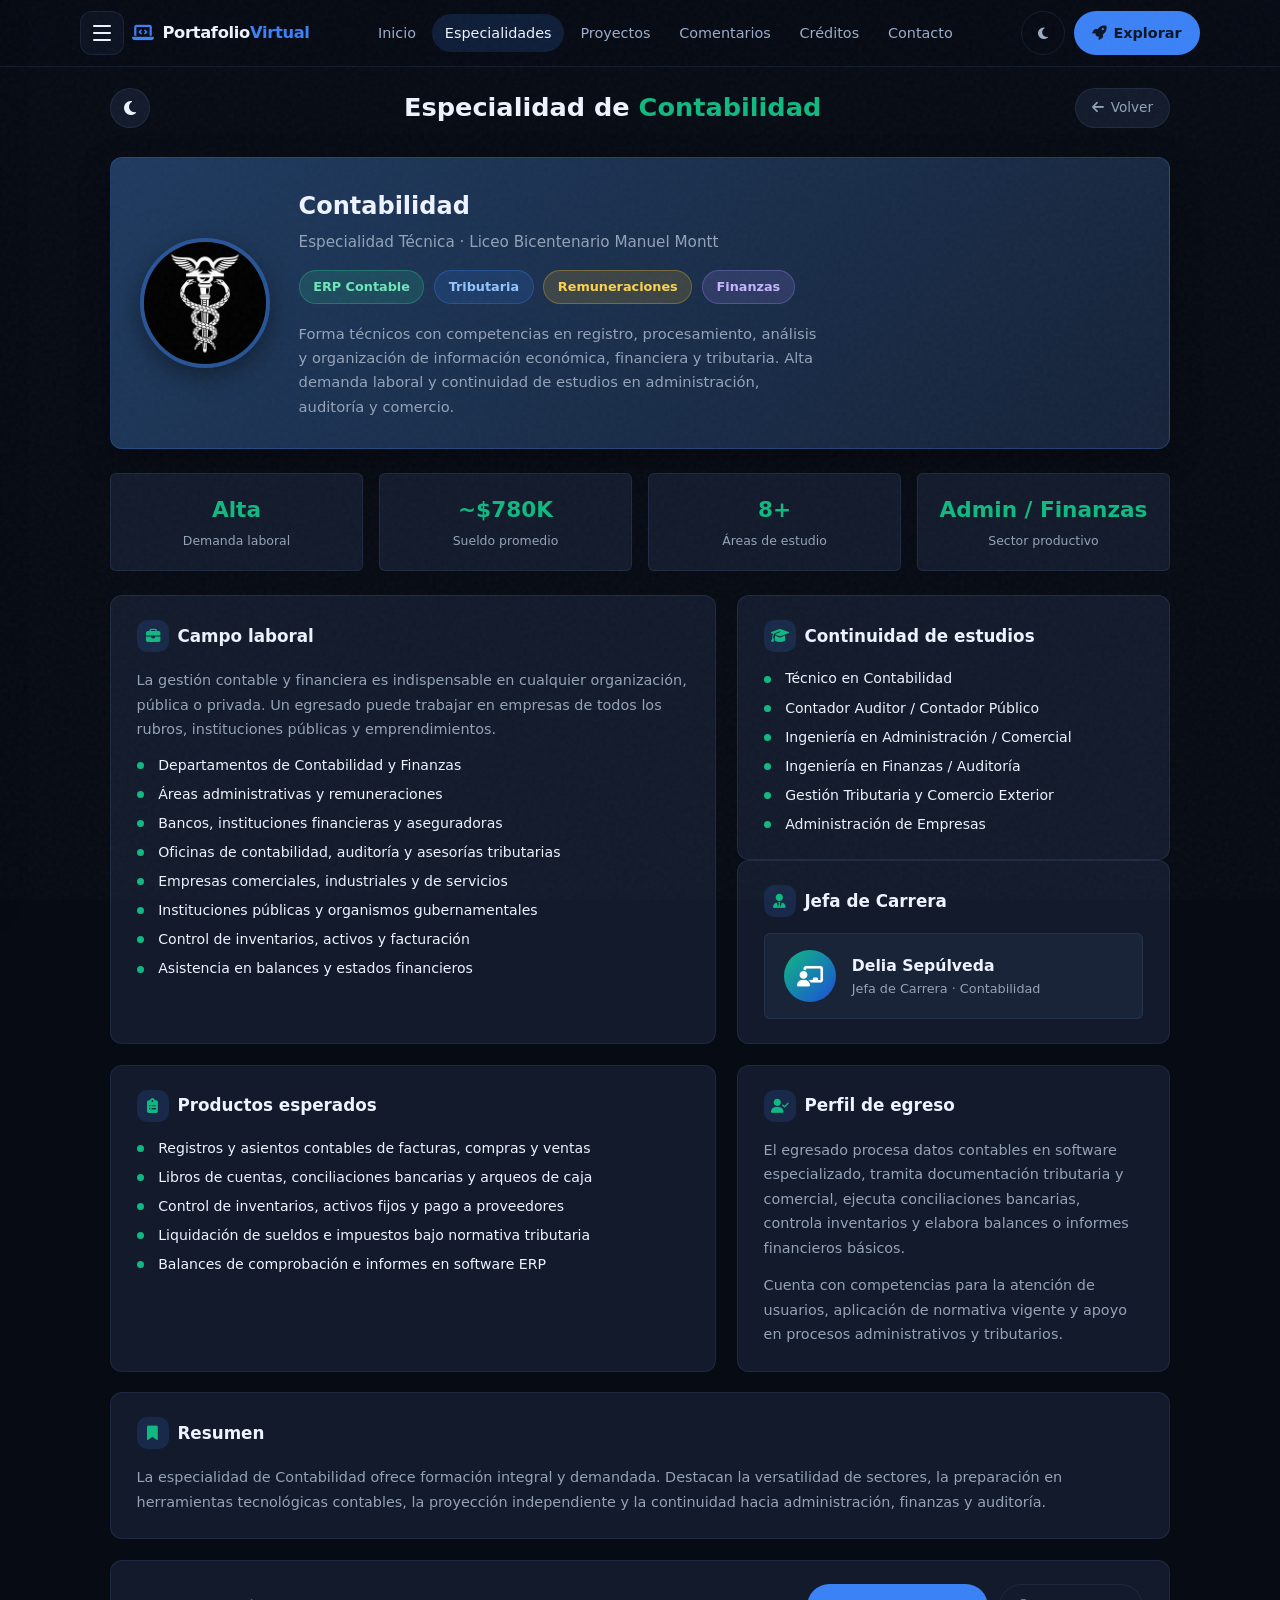
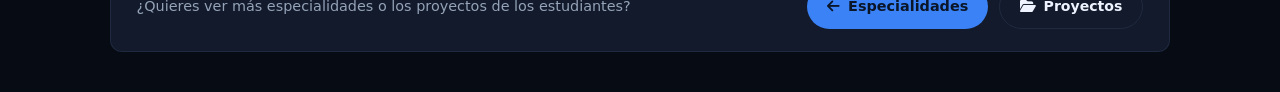
<file: contabilidad.html>
<!DOCTYPE html>
<html lang="es" data-theme="dark">
<head>

  <script>
    (function () {
      var t = localStorage.getItem("lm_theme");
      if (t === "light" || t === "dark") {
        document.documentElement.setAttribute("data-theme", t);
      } else {
        document.documentElement.setAttribute("data-theme", "dark");
      }
    })();
  </script>

  <meta charset="UTF-8">
  <meta name="viewport" content="width=device-width, initial-scale=1.0">
  <title>Especialidad de Contabilidad | Liceo Manuel Montt</title>
  <link rel="preconnect" href="https://fonts.googleapis.com">
  <link rel="preconnect" href="https://fonts.gstatic.com" crossorigin>
  <link href="https://fonts.googleapis.com/css2?family=Poppins:wght@300;400;500;600;700;800&display=swap" rel="stylesheet">
  <link rel="stylesheet" href="https://cdnjs.cloudflare.com/ajax/libs/font-awesome/6.4.0/css/all.min.css">
  <style>
    :root {
      --bg: #0B1220;
      --surface: #121A2B;
      --surface-2: #1A2438;
      --border: rgba(255,255,255,0.08);
      --text: #F1F5F9;
      --muted: #94A3B8;
      --primary: #10B981;
      --primary-soft: rgba(59, 130, 246, 0.15);
      --accent-yellow: #FBBF24;
      --accent-purple: #A78BFA;
      --accent-green: #34D399;
      --radius: 18px;
      --radius-sm: 12px;
      --shadow: 0 10px 30px rgba(0,0,0,0.35);
      --font: 'Poppins', sans-serif;
    }
    * { margin: 0; padding: 0; box-sizing: border-box; }
    html { scroll-behavior: smooth; }
    body {
      font-family: var(--font);
      background: var(--bg);
      color: var(--text);
      min-height: 100vh;
      line-height: 1.6;
    }
    a { text-decoration: none; color: inherit; }

    .app {
      display: grid;
      grid-template-columns: 240px 1fr;
      min-height: 100vh;
    }

    .sidebar {
      background: linear-gradient(180deg, #0F172A 0%, #0B1220 100%);
      border-right: 1px solid var(--border);
      padding: 1.5rem 1rem;
      display: flex;
      flex-direction: column;
      position: sticky;
      top: 0;
      height: 100vh;
    }
    .sidebar-logo {
      display: flex;
      align-items: center;
      gap: 0.6rem;
      font-weight: 700;
      font-size: 1.05rem;
      padding: 0.5rem 0.75rem;
      margin-bottom: 2rem;
    }
    .sidebar-logo i { color: var(--primary); }
    .sidebar-logo b { color: var(--primary); }
    .nav-list { list-style: none; flex: 1; }
    .nav-list li { margin-bottom: 0.35rem; }
    .nav-list a {
      display: flex;
      align-items: center;
      gap: 0.7rem;
      padding: 0.7rem 0.9rem;
      border-radius: 12px;
      color: var(--muted);
      font-size: 0.9rem;
      font-weight: 500;
      transition: all 0.2s;
    }
    .nav-list a:hover,
    .nav-list a.active {
      background: var(--primary-soft);
      color: var(--primary);
    }
    .nav-list a i { width: 20px; text-align: center; }
    .sidebar-footer {
      padding: 1rem 0.75rem 0;
      border-top: 1px solid var(--border);
      font-size: 0.75rem;
      color: var(--muted);
    }

    .main {
      padding: 1.5rem 2rem 3rem;
      max-width: 1100px;
    }
    .topbar {
      display: flex;
      align-items: center;
      justify-content: space-between;
      margin-bottom: 1.8rem;
      gap: 1rem;
      flex-wrap: wrap;
    }
    .topbar h1 { font-size: 1.6rem; font-weight: 700; }
    .topbar h1 span { color: var(--primary); }
    .back-btn {
      display: inline-flex;
      align-items: center;
      gap: 0.4rem;
      background: var(--surface);
      border: 1px solid var(--border);
      color: var(--muted);
      padding: 0.5rem 1rem;
      border-radius: 999px;
      font-size: 0.85rem;
      font-weight: 500;
      transition: all 0.2s;
    }
    .back-btn:hover { color: var(--primary); border-color: var(--primary); }

    .profile-card {
      display: grid;
      grid-template-columns: auto 1fr;
      gap: 1.8rem;
      background: linear-gradient(135deg, #1E3A5F 0%, #152238 100%);
      border: 1px solid rgba(59, 130, 246, 0.25);
      border-radius: var(--radius);
      padding: 1.8rem;
      margin-bottom: 1.5rem;
      box-shadow: var(--shadow);
      align-items: center;
    }
    .profile-logo {
      width: 130px;
      height: 130px;
      border-radius: 50%;
      object-fit: cover;
      border: 4px solid rgba(59, 130, 246, 0.4);
      box-shadow: 0 8px 24px rgba(0,0,0,0.4);
    }
    .profile-info h2 { font-size: 1.5rem; font-weight: 700; margin-bottom: 0.3rem; }
    .profile-info .role { color: var(--muted); font-size: 0.95rem; margin-bottom: 1rem; }
    .profile-badges { display: flex; flex-wrap: wrap; gap: 0.6rem; margin-bottom: 1.1rem; }
    .badge {
      background: rgba(255,255,255,0.08);
      border: 1px solid var(--border);
      padding: 0.35rem 0.85rem;
      border-radius: 999px;
      font-size: 0.8rem;
      font-weight: 600;
    }
    .badge.blue { background: var(--primary-soft); color: #93C5FD; border-color: rgba(59,130,246,0.3); }
    .badge.yellow { background: rgba(251,191,36,0.15); color: #FCD34D; border-color: rgba(251,191,36,0.3); }
    .badge.green { background: rgba(52,211,153,0.15); color: #6EE7B7; border-color: rgba(52,211,153,0.3); }
    .badge.purple { background: rgba(167,139,250,0.15); color: #C4B5FD; border-color: rgba(167,139,250,0.3); }
    .profile-desc { color: var(--muted); font-size: 0.92rem; max-width: 520px; line-height: 1.65; }

    .stats-row {
      display: grid;
      grid-template-columns: repeat(4, 1fr);
      gap: 1rem;
      margin-bottom: 1.5rem;
    }
    .stat-box {
      background: var(--surface);
      border: 1px solid var(--border);
      border-radius: var(--radius-sm);
      padding: 1.2rem;
      text-align: center;
      transition: transform 0.2s, border-color 0.2s;
    }
    .stat-box:hover { transform: translateY(-3px); border-color: rgba(59,130,246,0.35); }
    .stat-box .value { font-size: 1.35rem; font-weight: 700; color: var(--primary); margin-bottom: 0.25rem; }
    .stat-box .label { font-size: 0.78rem; color: var(--muted); font-weight: 500; }

    .sections-grid {
      display: grid;
      grid-template-columns: 1.4fr 1fr;
      gap: 1.3rem;
      margin-bottom: 1.3rem;
    }
    .card {
      background: var(--surface);
      border: 1px solid var(--border);
      border-radius: var(--radius);
      padding: 1.5rem 1.6rem;
      transition: border-color 0.25s, box-shadow 0.25s;
    }
    .card:hover { border-color: rgba(59,130,246,0.3); box-shadow: 0 8px 24px rgba(0,0,0,0.25); }
    .card-title {
      display: flex;
      align-items: center;
      gap: 0.55rem;
      font-size: 1.05rem;
      font-weight: 700;
      margin-bottom: 1rem;
    }
    .card-title i {
      width: 32px; height: 32px; border-radius: 10px;
      display: flex; align-items: center; justify-content: center;
      font-size: 0.9rem; background: var(--primary-soft); color: var(--primary);
    }
    .card p { color: var(--muted); font-size: 0.9rem; margin-bottom: 0.8rem; line-height: 1.7; }
    .card p:last-child { margin-bottom: 0; }

    .list-clean { list-style: none; display: grid; gap: 0.5rem; }
    .list-clean li {
      position: relative; padding-left: 1.35rem;
      font-size: 0.88rem; color: var(--text); line-height: 1.5;
    }
    .list-clean li::before {
      content: ''; position: absolute; left: 0; top: 0.5em;
      width: 7px; height: 7px; border-radius: 50%; background: var(--primary);
    }

    .salary-grid {
      display: grid;
      grid-template-columns: repeat(3, 1fr);
      gap: 0.8rem;
      margin: 1rem 0;
    }
    .salary-item {
      background: var(--surface-2);
      border: 1px solid var(--border);
      border-radius: var(--radius-sm);
      padding: 1rem;
      text-align: center;
    }
    .salary-item .lvl { font-size: 0.75rem; color: var(--muted); margin-bottom: 0.3rem; font-weight: 500; }
    .salary-item .amt { font-size: 1.05rem; font-weight: 700; color: var(--accent-green); }
    .note {
      font-size: 0.82rem; color: var(--muted);
      background: rgba(59,130,246,0.08);
      border-left: 3px solid var(--primary);
      padding: 0.75rem 1rem;
      border-radius: 0 var(--radius-sm) var(--radius-sm) 0;
      margin-top: 0.9rem;
    }

    .jefe-row {
      display: flex; align-items: center; gap: 1rem;
      background: var(--surface-2);
      border: 1px solid var(--border);
      border-radius: var(--radius-sm);
      padding: 1rem 1.2rem;
    }
    .jefe-avatar {
      width: 52px; height: 52px; border-radius: 50%;
      background: linear-gradient(135deg, var(--primary), #1D4ED8);
      display: flex; align-items: center; justify-content: center;
      font-size: 1.3rem; color: #fff; flex-shrink: 0;
    }
    .jefe-row h3 { font-size: 0.98rem; font-weight: 600; }
    .jefe-row p { font-size: 0.8rem; color: var(--muted); margin: 0; }

    .cta-bar {
      display: flex; flex-wrap: wrap; align-items: center;
      justify-content: space-between; gap: 1rem;
      background: var(--surface); border: 1px solid var(--border);
      border-radius: var(--radius); padding: 1.4rem 1.6rem; margin-top: 0.5rem;
    }
    .cta-bar p { color: var(--muted); font-size: 0.9rem; }
    .cta-actions { display: flex; gap: 0.7rem; flex-wrap: wrap; }
    .btn {
      display: inline-flex; align-items: center; gap: 0.45rem;
      padding: 0.65rem 1.25rem; border-radius: 999px;
      font-weight: 600; font-size: 0.88rem; transition: all 0.2s;
      border: none; cursor: pointer;
    }
    .btn-primary {
      background: linear-gradient(135deg, #3B82F6, #1D4ED8); color: #fff;
    }
    .btn-primary:hover { transform: translateY(-2px); box-shadow: 0 6px 18px rgba(59,130,246,0.4); }
    .btn-outline {
      background: transparent; border: 1px solid var(--border); color: var(--text);
    }
    .btn-outline:hover { border-color: var(--primary); color: var(--primary); }

    .mobile-toggle {
      display: none; position: fixed; bottom: 20px; right: 20px;
      width: 50px; height: 50px; border-radius: 50%;
      background: var(--primary); color: #fff; border: none;
      font-size: 1.2rem; z-index: 100;
      box-shadow: 0 6px 20px rgba(59,130,246,0.45); cursor: pointer;
    }

    @media (max-width: 900px) {
      .app { grid-template-columns: 1fr; }
      .sidebar {
        position: fixed; left: -260px; z-index: 90;
        transition: left 0.3s ease; width: 240px;
      }
      .sidebar.open { left: 0; }
      .mobile-toggle { display: flex; align-items: center; justify-content: center; }
      .stats-row { grid-template-columns: repeat(2, 1fr); }
      .sections-grid { grid-template-columns: 1fr; }
      .profile-card { grid-template-columns: 1fr; text-align: center; }
      .profile-logo { margin: 0 auto; }
      .profile-badges { justify-content: center; }
      .profile-desc { margin: 0 auto; }
      .salary-grid { grid-template-columns: 1fr; }
      .main { padding: 1.2rem 1rem 4rem; }
    }
  
    /* ===== MODO CLARO (sincronizado con index via localStorage lm_theme) ===== */
    [data-theme="light"] {
      --bg: #F0F5FF;
      --surface: #FFFFFF;
      --surface-2: #F5F8FF;
      --border: rgba(15, 40, 80, 0.10);
      --text: #0F172A;
      --muted: #475569;
      --shadow: 0 10px 30px rgba(15, 40, 80, 0.08);
    }
    [data-theme="light"] body {
      background: var(--bg) !important;
      color: var(--text) !important;
    }
    [data-theme="light"] .sidebar {
      background: linear-gradient(180deg, #FFFFFF 0%, #EEF3FF 100%) !important;
      border-right: 1px solid var(--border) !important;
    }
    [data-theme="light"] .sidebar-logo,
    [data-theme="light"] .nav-list a {
      color: var(--text);
    }
    [data-theme="light"] .nav-list a:hover,
    [data-theme="light"] .nav-list a.active {
      background: rgba(59, 130, 246, 0.12);
      color: #2563eb;
    }
    [data-theme="light"] .main {
      background: var(--bg);
      color: var(--text);
    }
    [data-theme="light"] .card,
    [data-theme="light"] .profile-card,
    [data-theme="light"] .stat-box,
    [data-theme="light"] .salary-item,
    [data-theme="light"] .level-item,
    [data-theme="light"] .cta-bar,
    [data-theme="light"] .jefe-row,
    [data-theme="light"] .note {
      background: var(--surface) !important;
      border-color: var(--border) !important;
      color: var(--text);
      box-shadow: var(--shadow);
    }
    [data-theme="light"] .card p,
    [data-theme="light"] .profile-desc,
    [data-theme="light"] .role,
    [data-theme="light"] .label,
    [data-theme="light"] .list-clean li,
    [data-theme="light"] .muted {
      color: var(--muted);
    }
    [data-theme="light"] h1,
    [data-theme="light"] h2,
    [data-theme="light"] h3,
    [data-theme="light"] .card-title {
      color: var(--text);
    }
    [data-theme="light"] .back-btn {
      background: var(--surface);
      border-color: var(--border);
      color: var(--text);
    }
    [data-theme="light"] .theme-toggle-spec {
      background: var(--surface) !important;
      border-color: var(--border) !important;
      color: #d97706 !important; /* sol dorado en modo día */
    }
    [data-theme="light"] .sidebar-footer {
      color: var(--muted);
      border-top-color: var(--border);
    }
    
    .theme-toggle-spec {
      width: 40px !important;
      height: 40px !important;
      border-radius: 50% !important;
      padding: 0 !important;
      overflow: hidden !important;
      display: inline-grid !important;
      place-items: center !important;
    }
    .theme-toggle-spec i {
      font-size: 1rem;
      line-height: 1;
    }

    /* Barra superior tipo index sobre páginas de especialidad */
    .navbar-container {
      position: sticky;
      top: 0;
      z-index: 100;
      background: color-mix(in srgb, var(--bg) 92%, transparent);
      backdrop-filter: blur(14px);
      border-bottom: 1px solid var(--border);
    }
    .app { grid-template-rows: auto 1fr; }
    /* Cuando hay navbar arriba, el sidebar empieza debajo */
    body > .navbar-container + .drawer-overlay + .side-drawer + .app,
    body > .navbar-container + .app {
      min-height: calc(100vh - 64px);
    }
/* SIDEBAR SCROLL FIX */

    .sidebar {
      display: flex;
      flex-direction: column;
      position: sticky;
      top: 0;
      height: 100vh;
      height: 100dvh;
      overflow: hidden;
      padding: 1rem 0.75rem;
    }
    .sidebar-logo {
      flex-shrink: 0;
      margin-bottom: 0.5rem;
    }
    .nav-list {
      list-style: none;
      flex: 1 1 auto;
      min-height: 0;
      overflow-y: auto;
      overflow-x: hidden;
      -webkit-overflow-scrolling: touch;
      overscroll-behavior: contain;
      padding-bottom: 0.5rem;
      margin: 0;
    }
    .nav-list li {
      margin-bottom: 0.2rem;
    }
    .sidebar-footer {
      flex-shrink: 0;
      padding-top: 0.75rem;
      margin-top: 0.25rem;
      border-top: 1px solid var(--border);
      font-size: 0.72rem;
      line-height: 1.35;
      color: var(--muted);
    }


    /* Sin sidebar fijo: contenido a ancho completo */
    .app {
      display: block !important;
      grid-template-columns: none !important;
      min-height: auto !important;
    }
    .main {
      width: 100% !important;
      max-width: 1100px;
      margin: 0 auto;
      padding: 1.25rem 1.25rem 2.5rem;
    }
    .sidebar { display: none !important; }


    /* THEME TOGGLE CLICK FIX */
    .theme-toggle,
    .theme-toggle-spec,
    #theme-toggle,
    #theme-toggle-spec {
      position: relative;
      z-index: 50;
      pointer-events: auto !important;
      cursor: pointer !important;
    }
    .site-header {
      z-index: 100;
    }
    .nav-right .theme-toggle {
      width: 44px;
      height: 44px;
    }

    .badge.red { background: rgba(239,68,68,0.15); color: #F87171; }
    [data-theme="light"] .badge.red { background: rgba(239,68,68,0.12); color: #DC2626; }
</style>

  
  <link rel="stylesheet" href="style.css?v=nav3">
</head>
<body>
<!-- NAVBAR -->
  <header class="site-header" id="navbar" role="banner">
    <nav class="nav-bar" aria-label="Navegación principal">
      <div class="nav-left">
        <button type="button" class="menu-toggle" id="menu-toggle" aria-label="Abrir menú" aria-expanded="false" aria-controls="menu-panel">
          <span class="menu-toggle-bar"></span>
          <span class="menu-toggle-bar"></span>
          <span class="menu-toggle-bar"></span>
        </button>
        <a href="index.html" class="brand" aria-label="Portafolio Virtual - Inicio">
          <i class="fa-solid fa-laptop-code" aria-hidden="true"></i>
          <span class="brand-text">Portafolio<b>Virtual</b></span>
        </a>
      </div>
      <ul class="nav-links" id="nav-links">
        <li><a href="index.html#inicio" class="nav-link">Inicio</a></li>
        <li><a href="index.html#especialidades" class="nav-link active">Especialidades</a></li>
        <li><a href="index.html#proyectos" class="nav-link">Proyectos</a></li>
        <li><a href="index.html#comentarios" class="nav-link">Comentarios</a></li>
        <li><a href="index.html#creditos" class="nav-link">Créditos</a></li>
        <li><a href="index.html#contacto" class="nav-link">Contacto</a></li>
      </ul>
      <div class="nav-right">
        <button type="button" class="theme-toggle" id="theme-toggle" type="button" title="Cambiar tema" aria-label="Cambiar tema claro u oscuro">
          <i class="fa-solid fa-moon" aria-hidden="true"></i>
        </button>
        <a href="index.html#proyectos" class="btn-primary btn-explore">
          <i class="fa-solid fa-rocket" aria-hidden="true"></i>
          <span class="btn-explore-label">Explorar</span>
        </a>
      </div>
    </nav>
  </header>

  <div class="menu-backdrop" id="menu-backdrop" hidden></div>
  <aside class="menu-panel" id="menu-panel" aria-hidden="true" aria-label="Menú del sitio">
    <div class="menu-panel-top">
      <a href="index.html" class="brand menu-brand">
        <i class="fa-solid fa-laptop-code" aria-hidden="true"></i>
        <span class="brand-text">Portafolio<b>Virtual</b></span>
      </a>
      <button type="button" class="menu-close" id="menu-close" aria-label="Cerrar menú">
        <i class="fa-solid fa-xmark" aria-hidden="true"></i>
      </button>
    </div>
    <nav class="menu-panel-nav">
      <p class="menu-section">Navegación</p>
      <a href="index.html#inicio" class="menu-item"><i class="fa-solid fa-house"></i><span>Inicio</span></a>
      <a href="index.html#especialidades" class="menu-item"><i class="fa-solid fa-graduation-cap"></i><span>Especialidades</span></a>
      <a href="index.html#proyectos" class="menu-item"><i class="fa-solid fa-folder-open"></i><span>Proyectos</span></a>
      <a href="index.html#comentarios" class="menu-item"><i class="fa-solid fa-comments"></i><span>Comentarios</span></a>
      <a href="index.html#creditos" class="menu-item"><i class="fa-solid fa-award"></i><span>Créditos</span></a>
      <a href="index.html#contacto" class="menu-item"><i class="fa-solid fa-envelope"></i><span>Contacto</span></a>
      <p class="menu-section">Especialidades</p>
      <a href="programacion.html" class="menu-item"><i class="fa-solid fa-code"></i><span>Programación</span></a>
      <a href="electricidad.html" class="menu-item"><i class="fa-solid fa-bolt"></i><span>Electricidad</span></a>
      <a href="contabilidad.html" class="menu-item active"><i class="fa-solid fa-calculator"></i><span>Contabilidad</span></a>
      <a href="administracion.html" class="menu-item"><i class="fa-solid fa-briefcase"></i><span>Administración</span></a>
      <a href="construcciones-metalicas.html" class="menu-item"><i class="fa-solid fa-industry"></i><span>Constr. Metálicas</span></a>
      <a href="atencion-parvulos.html" class="menu-item"><i class="fa-solid fa-child"></i><span>Atención de Párvulos</span></a>
      <a href="agropecuaria.html" class="menu-item"><i class="fa-solid fa-wheat-awn"></i><span>Agropecuaria</span></a>
      <a href="gastronomia.html" class="menu-item"><i class="fa-solid fa-utensils"></i><span>Gastronomía</span></a>
    </nav>
    <div class="menu-panel-foot">
      Liceo Bicentenario Manuel Montt<br>San Javier · Maule
    </div>
  </aside>

<div class="app">
        <main class="main">
      <div class="topbar">
      <button type="button" class="theme-toggle-spec" id="theme-toggle-spec" title="Cambiar tema" aria-label="Cambiar tema claro u oscuro" style="width:40px;height:40px;min-width:40px;min-height:40px;border-radius:50%;border:1px solid var(--border);background:var(--surface,#121A2B);color:var(--text,#F1F5F9);display:inline-grid;place-items:center;cursor:pointer;padding:0;overflow:hidden;line-height:1;flex-shrink:0;"><i class="fa-solid fa-moon" aria-hidden="true"></i></button>

        <h1>Especialidad de <span>Contabilidad</span></h1>
        <a href="index.html#especialidades" class="back-btn">
          <i class="fa-solid fa-arrow-left"></i> Volver
        </a>
      </div>

      <section class="profile-card">
        <img src="contabilidad-logo.png" alt="Logo Contabilidad LBMM" class="profile-logo">
        <div class="profile-info">
          <h2>Contabilidad</h2>
          <p class="role">Especialidad Técnica · Liceo Bicentenario Manuel Montt</p>
          <div class="profile-badges">
            <span class="badge green">ERP Contable</span>
            <span class="badge blue">Tributaria</span>
            <span class="badge yellow">Remuneraciones</span>
            <span class="badge purple">Finanzas</span>
          </div>
          <p class="profile-desc">
            Forma técnicos con competencias en registro, procesamiento, análisis y organización de información económica, financiera y tributaria. Alta demanda laboral y continuidad de estudios en administración, auditoría y comercio.
          </p>
        </div>
      </section>

      <div class="stats-row">
        <div class="stat-box">
          <div class="value">Alta</div>
          <div class="label">Demanda laboral</div>
        </div>
        <div class="stat-box">
          <div class="value">~$780K</div>
          <div class="label">Sueldo promedio</div>
        </div>
        <div class="stat-box">
          <div class="value">8+</div>
          <div class="label">Áreas de estudio</div>
        </div>
        <div class="stat-box">
          <div class="value">Admin / Finanzas</div>
          <div class="label">Sector productivo</div>
        </div>
      </div>

      <div class="sections-grid">
        <article class="card">
          <h3 class="card-title"><i class="fa-solid fa-briefcase"></i> Campo laboral</h3>
          <p>La gestión contable y financiera es indispensable en cualquier organización, pública o privada. Un egresado puede trabajar en empresas de todos los rubros, instituciones públicas y emprendimientos.</p>
          <ul class="list-clean">
            <li>Departamentos de Contabilidad y Finanzas</li>
            <li>Áreas administrativas y remuneraciones</li>
            <li>Bancos, instituciones financieras y aseguradoras</li>
            <li>Oficinas de contabilidad, auditoría y asesorías tributarias</li>
            <li>Empresas comerciales, industriales y de servicios</li>
            <li>Instituciones públicas y organismos gubernamentales</li>
            <li>Control de inventarios, activos y facturación</li>
            <li>Asistencia en balances y estados financieros</li>
          </ul>
        </article>

        <div class="stack">
          <article class="card">
            <h3 class="card-title"><i class="fa-solid fa-graduation-cap"></i> Continuidad de estudios</h3>
            <ul class="list-clean">
            <li>Técnico en Contabilidad</li>
            <li>Contador Auditor / Contador Público</li>
            <li>Ingeniería en Administración / Comercial</li>
            <li>Ingeniería en Finanzas / Auditoría</li>
            <li>Gestión Tributaria y Comercio Exterior</li>
            <li>Administración de Empresas</li>
            </ul>
          </article>

          <article class="card">
            <h3 class="card-title"><i class="fa-solid fa-user-tie"></i> Jefa de Carrera</h3>
            <div class="jefe-row">
              <div class="jefe-avatar"><i class="fa-solid fa-chalkboard-user"></i></div>
              <div>
                <h3>Delia Sepúlveda</h3>
                <p>Jefa de Carrera · Contabilidad</p>
              </div>
            </div>
          </article>
        </div>
      </div>

      <div class="sections-grid">
        <article class="card">
          <h3 class="card-title"><i class="fa-solid fa-clipboard-list"></i> Productos esperados</h3>
          <ul class="list-clean">
            <li>Registros y asientos contables de facturas, compras y ventas</li>
            <li>Libros de cuentas, conciliaciones bancarias y arqueos de caja</li>
            <li>Control de inventarios, activos fijos y pago a proveedores</li>
            <li>Liquidación de sueldos e impuestos bajo normativa tributaria</li>
            <li>Balances de comprobación e informes en software ERP</li>
          </ul>
        </article>

        <article class="card">
          <h3 class="card-title"><i class="fa-solid fa-user-check"></i> Perfil de egreso</h3>
          <p>El egresado procesa datos contables en software especializado, tramita documentación tributaria y comercial, ejecuta conciliaciones bancarias, controla inventarios y elabora balances o informes financieros básicos.</p>
          <p>Cuenta con competencias para la atención de usuarios, aplicación de normativa vigente y apoyo en procesos administrativos y tributarios.</p>
        </article>
      </div>

      <article class="card" style="margin-bottom: 1.3rem;">
        <h3 class="card-title"><i class="fa-solid fa-bookmark"></i> Resumen</h3>
        <p>
          La especialidad de Contabilidad ofrece formación integral y demandada. Destacan la versatilidad de sectores, la preparación en herramientas tecnológicas contables, la proyección independiente y la continuidad hacia administración, finanzas y auditoría.
        </p>
      </article>

      <div class="cta-bar">
        <p>¿Quieres ver más especialidades o los proyectos de los estudiantes?</p>
        <div class="cta-actions">
          <a href="index.html#especialidades" class="btn btn-primary">
            <i class="fa-solid fa-arrow-left"></i> Especialidades
          </a>
          <a href="index.html#proyectos" class="btn btn-outline">
            <i class="fa-solid fa-folder-open"></i> Proyectos
          </a>
        </div>
      </div>
    </main>
  </div>

  <button class="mobile-toggle" id="menuToggle" aria-label="Abrir menú">
    <i class="fa-solid fa-bars"></i>
  </button>

  <script src="script.js?v=theme2"></script>
</body>
</html>
</file>
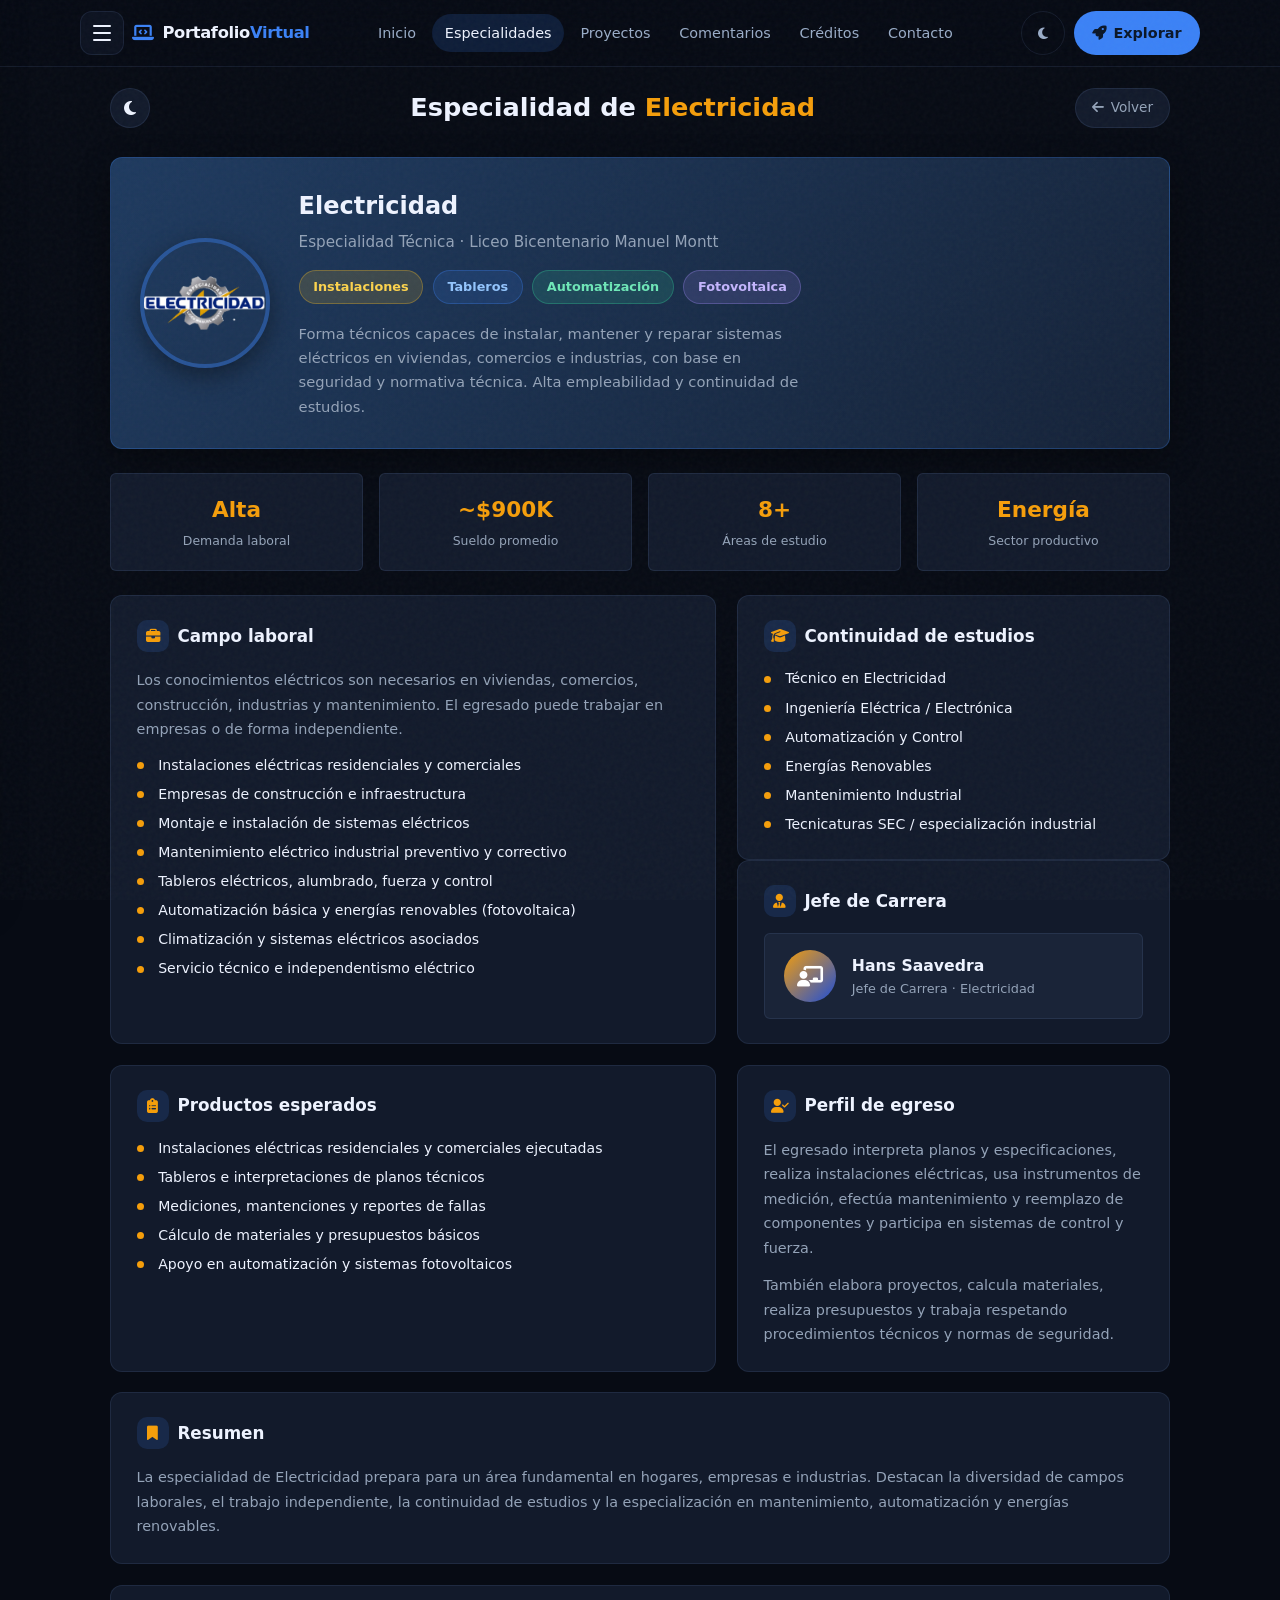
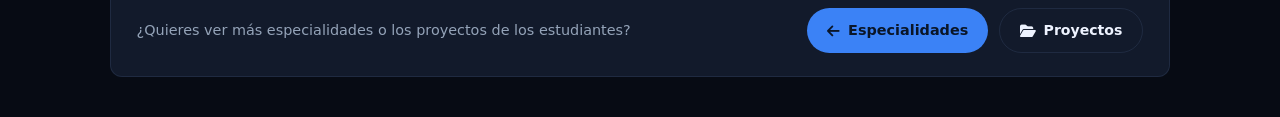
<file: electricidad.html>
<!DOCTYPE html>
<html lang="es" data-theme="dark">
<head>

  <script>
    (function () {
      var t = localStorage.getItem("lm_theme");
      if (t === "light" || t === "dark") {
        document.documentElement.setAttribute("data-theme", t);
      } else {
        document.documentElement.setAttribute("data-theme", "dark");
      }
    })();
  </script>

  <meta charset="UTF-8">
  <meta name="viewport" content="width=device-width, initial-scale=1.0">
  <title>Especialidad de Electricidad | Liceo Manuel Montt</title>
  <link rel="preconnect" href="https://fonts.googleapis.com">
  <link rel="preconnect" href="https://fonts.gstatic.com" crossorigin>
  <link href="https://fonts.googleapis.com/css2?family=Poppins:wght@300;400;500;600;700;800&display=swap" rel="stylesheet">
  <link rel="stylesheet" href="https://cdnjs.cloudflare.com/ajax/libs/font-awesome/6.4.0/css/all.min.css">
  <style>
    :root {
      --bg: #0B1220;
      --surface: #121A2B;
      --surface-2: #1A2438;
      --border: rgba(255,255,255,0.08);
      --text: #F1F5F9;
      --muted: #94A3B8;
      --primary: #F59E0B;
      --primary-soft: rgba(59, 130, 246, 0.15);
      --accent-yellow: #FBBF24;
      --accent-purple: #A78BFA;
      --accent-green: #34D399;
      --radius: 18px;
      --radius-sm: 12px;
      --shadow: 0 10px 30px rgba(0,0,0,0.35);
      --font: 'Poppins', sans-serif;
    }
    * { margin: 0; padding: 0; box-sizing: border-box; }
    html { scroll-behavior: smooth; }
    body {
      font-family: var(--font);
      background: var(--bg);
      color: var(--text);
      min-height: 100vh;
      line-height: 1.6;
    }
    a { text-decoration: none; color: inherit; }

    .app {
      display: grid;
      grid-template-columns: 240px 1fr;
      min-height: 100vh;
    }

    .sidebar {
      background: linear-gradient(180deg, #0F172A 0%, #0B1220 100%);
      border-right: 1px solid var(--border);
      padding: 1.5rem 1rem;
      display: flex;
      flex-direction: column;
      position: sticky;
      top: 0;
      height: 100vh;
    }
    .sidebar-logo {
      display: flex;
      align-items: center;
      gap: 0.6rem;
      font-weight: 700;
      font-size: 1.05rem;
      padding: 0.5rem 0.75rem;
      margin-bottom: 2rem;
    }
    .sidebar-logo i { color: var(--primary); }
    .sidebar-logo b { color: var(--primary); }
    .nav-list { list-style: none; flex: 1; }
    .nav-list li { margin-bottom: 0.35rem; }
    .nav-list a {
      display: flex;
      align-items: center;
      gap: 0.7rem;
      padding: 0.7rem 0.9rem;
      border-radius: 12px;
      color: var(--muted);
      font-size: 0.9rem;
      font-weight: 500;
      transition: all 0.2s;
    }
    .nav-list a:hover,
    .nav-list a.active {
      background: var(--primary-soft);
      color: var(--primary);
    }
    .nav-list a i { width: 20px; text-align: center; }
    .sidebar-footer {
      padding: 1rem 0.75rem 0;
      border-top: 1px solid var(--border);
      font-size: 0.75rem;
      color: var(--muted);
    }

    .main {
      padding: 1.5rem 2rem 3rem;
      max-width: 1100px;
    }
    .topbar {
      display: flex;
      align-items: center;
      justify-content: space-between;
      margin-bottom: 1.8rem;
      gap: 1rem;
      flex-wrap: wrap;
    }
    .topbar h1 { font-size: 1.6rem; font-weight: 700; }
    .topbar h1 span { color: var(--primary); }
    .back-btn {
      display: inline-flex;
      align-items: center;
      gap: 0.4rem;
      background: var(--surface);
      border: 1px solid var(--border);
      color: var(--muted);
      padding: 0.5rem 1rem;
      border-radius: 999px;
      font-size: 0.85rem;
      font-weight: 500;
      transition: all 0.2s;
    }
    .back-btn:hover { color: var(--primary); border-color: var(--primary); }

    .profile-card {
      display: grid;
      grid-template-columns: auto 1fr;
      gap: 1.8rem;
      background: linear-gradient(135deg, #1E3A5F 0%, #152238 100%);
      border: 1px solid rgba(59, 130, 246, 0.25);
      border-radius: var(--radius);
      padding: 1.8rem;
      margin-bottom: 1.5rem;
      box-shadow: var(--shadow);
      align-items: center;
    }
    .profile-logo {
      width: 130px;
      height: 130px;
      border-radius: 50%;
      object-fit: cover;
      border: 4px solid rgba(59, 130, 246, 0.4);
      box-shadow: 0 8px 24px rgba(0,0,0,0.4);
    }
    .profile-info h2 { font-size: 1.5rem; font-weight: 700; margin-bottom: 0.3rem; }
    .profile-info .role { color: var(--muted); font-size: 0.95rem; margin-bottom: 1rem; }
    .profile-badges { display: flex; flex-wrap: wrap; gap: 0.6rem; margin-bottom: 1.1rem; }
    .badge {
      background: rgba(255,255,255,0.08);
      border: 1px solid var(--border);
      padding: 0.35rem 0.85rem;
      border-radius: 999px;
      font-size: 0.8rem;
      font-weight: 600;
    }
    .badge.blue { background: var(--primary-soft); color: #93C5FD; border-color: rgba(59,130,246,0.3); }
    .badge.yellow { background: rgba(251,191,36,0.15); color: #FCD34D; border-color: rgba(251,191,36,0.3); }
    .badge.green { background: rgba(52,211,153,0.15); color: #6EE7B7; border-color: rgba(52,211,153,0.3); }
    .badge.purple { background: rgba(167,139,250,0.15); color: #C4B5FD; border-color: rgba(167,139,250,0.3); }
    .profile-desc { color: var(--muted); font-size: 0.92rem; max-width: 520px; line-height: 1.65; }

    .stats-row {
      display: grid;
      grid-template-columns: repeat(4, 1fr);
      gap: 1rem;
      margin-bottom: 1.5rem;
    }
    .stat-box {
      background: var(--surface);
      border: 1px solid var(--border);
      border-radius: var(--radius-sm);
      padding: 1.2rem;
      text-align: center;
      transition: transform 0.2s, border-color 0.2s;
    }
    .stat-box:hover { transform: translateY(-3px); border-color: rgba(59,130,246,0.35); }
    .stat-box .value { font-size: 1.35rem; font-weight: 700; color: var(--primary); margin-bottom: 0.25rem; }
    .stat-box .label { font-size: 0.78rem; color: var(--muted); font-weight: 500; }

    .sections-grid {
      display: grid;
      grid-template-columns: 1.4fr 1fr;
      gap: 1.3rem;
      margin-bottom: 1.3rem;
    }
    .card {
      background: var(--surface);
      border: 1px solid var(--border);
      border-radius: var(--radius);
      padding: 1.5rem 1.6rem;
      transition: border-color 0.25s, box-shadow 0.25s;
    }
    .card:hover { border-color: rgba(59,130,246,0.3); box-shadow: 0 8px 24px rgba(0,0,0,0.25); }
    .card-title {
      display: flex;
      align-items: center;
      gap: 0.55rem;
      font-size: 1.05rem;
      font-weight: 700;
      margin-bottom: 1rem;
    }
    .card-title i {
      width: 32px; height: 32px; border-radius: 10px;
      display: flex; align-items: center; justify-content: center;
      font-size: 0.9rem; background: var(--primary-soft); color: var(--primary);
    }
    .card p { color: var(--muted); font-size: 0.9rem; margin-bottom: 0.8rem; line-height: 1.7; }
    .card p:last-child { margin-bottom: 0; }

    .list-clean { list-style: none; display: grid; gap: 0.5rem; }
    .list-clean li {
      position: relative; padding-left: 1.35rem;
      font-size: 0.88rem; color: var(--text); line-height: 1.5;
    }
    .list-clean li::before {
      content: ''; position: absolute; left: 0; top: 0.5em;
      width: 7px; height: 7px; border-radius: 50%; background: var(--primary);
    }

    .salary-grid {
      display: grid;
      grid-template-columns: repeat(3, 1fr);
      gap: 0.8rem;
      margin: 1rem 0;
    }
    .salary-item {
      background: var(--surface-2);
      border: 1px solid var(--border);
      border-radius: var(--radius-sm);
      padding: 1rem;
      text-align: center;
    }
    .salary-item .lvl { font-size: 0.75rem; color: var(--muted); margin-bottom: 0.3rem; font-weight: 500; }
    .salary-item .amt { font-size: 1.05rem; font-weight: 700; color: var(--accent-green); }
    .note {
      font-size: 0.82rem; color: var(--muted);
      background: rgba(59,130,246,0.08);
      border-left: 3px solid var(--primary);
      padding: 0.75rem 1rem;
      border-radius: 0 var(--radius-sm) var(--radius-sm) 0;
      margin-top: 0.9rem;
    }

    .jefe-row {
      display: flex; align-items: center; gap: 1rem;
      background: var(--surface-2);
      border: 1px solid var(--border);
      border-radius: var(--radius-sm);
      padding: 1rem 1.2rem;
    }
    .jefe-avatar {
      width: 52px; height: 52px; border-radius: 50%;
      background: linear-gradient(135deg, var(--primary), #1D4ED8);
      display: flex; align-items: center; justify-content: center;
      font-size: 1.3rem; color: #fff; flex-shrink: 0;
    }
    .jefe-row h3 { font-size: 0.98rem; font-weight: 600; }
    .jefe-row p { font-size: 0.8rem; color: var(--muted); margin: 0; }

    .cta-bar {
      display: flex; flex-wrap: wrap; align-items: center;
      justify-content: space-between; gap: 1rem;
      background: var(--surface); border: 1px solid var(--border);
      border-radius: var(--radius); padding: 1.4rem 1.6rem; margin-top: 0.5rem;
    }
    .cta-bar p { color: var(--muted); font-size: 0.9rem; }
    .cta-actions { display: flex; gap: 0.7rem; flex-wrap: wrap; }
    .btn {
      display: inline-flex; align-items: center; gap: 0.45rem;
      padding: 0.65rem 1.25rem; border-radius: 999px;
      font-weight: 600; font-size: 0.88rem; transition: all 0.2s;
      border: none; cursor: pointer;
    }
    .btn-primary {
      background: linear-gradient(135deg, #3B82F6, #1D4ED8); color: #fff;
    }
    .btn-primary:hover { transform: translateY(-2px); box-shadow: 0 6px 18px rgba(59,130,246,0.4); }
    .btn-outline {
      background: transparent; border: 1px solid var(--border); color: var(--text);
    }
    .btn-outline:hover { border-color: var(--primary); color: var(--primary); }

    .mobile-toggle {
      display: none; position: fixed; bottom: 20px; right: 20px;
      width: 50px; height: 50px; border-radius: 50%;
      background: var(--primary); color: #fff; border: none;
      font-size: 1.2rem; z-index: 100;
      box-shadow: 0 6px 20px rgba(59,130,246,0.45); cursor: pointer;
    }

    @media (max-width: 900px) {
      .app { grid-template-columns: 1fr; }
      .sidebar {
        position: fixed; left: -260px; z-index: 90;
        transition: left 0.3s ease; width: 240px;
      }
      .sidebar.open { left: 0; }
      .mobile-toggle { display: flex; align-items: center; justify-content: center; }
      .stats-row { grid-template-columns: repeat(2, 1fr); }
      .sections-grid { grid-template-columns: 1fr; }
      .profile-card { grid-template-columns: 1fr; text-align: center; }
      .profile-logo { margin: 0 auto; }
      .profile-badges { justify-content: center; }
      .profile-desc { margin: 0 auto; }
      .salary-grid { grid-template-columns: 1fr; }
      .main { padding: 1.2rem 1rem 4rem; }
    }
  
    /* ===== MODO CLARO (sincronizado con index via localStorage lm_theme) ===== */
    [data-theme="light"] {
      --bg: #F0F5FF;
      --surface: #FFFFFF;
      --surface-2: #F5F8FF;
      --border: rgba(15, 40, 80, 0.10);
      --text: #0F172A;
      --muted: #475569;
      --shadow: 0 10px 30px rgba(15, 40, 80, 0.08);
    }
    [data-theme="light"] body {
      background: var(--bg) !important;
      color: var(--text) !important;
    }
    [data-theme="light"] .sidebar {
      background: linear-gradient(180deg, #FFFFFF 0%, #EEF3FF 100%) !important;
      border-right: 1px solid var(--border) !important;
    }
    [data-theme="light"] .sidebar-logo,
    [data-theme="light"] .nav-list a {
      color: var(--text);
    }
    [data-theme="light"] .nav-list a:hover,
    [data-theme="light"] .nav-list a.active {
      background: rgba(59, 130, 246, 0.12);
      color: #2563eb;
    }
    [data-theme="light"] .main {
      background: var(--bg);
      color: var(--text);
    }
    [data-theme="light"] .card,
    [data-theme="light"] .profile-card,
    [data-theme="light"] .stat-box,
    [data-theme="light"] .salary-item,
    [data-theme="light"] .level-item,
    [data-theme="light"] .cta-bar,
    [data-theme="light"] .jefe-row,
    [data-theme="light"] .note {
      background: var(--surface) !important;
      border-color: var(--border) !important;
      color: var(--text);
      box-shadow: var(--shadow);
    }
    [data-theme="light"] .card p,
    [data-theme="light"] .profile-desc,
    [data-theme="light"] .role,
    [data-theme="light"] .label,
    [data-theme="light"] .list-clean li,
    [data-theme="light"] .muted {
      color: var(--muted);
    }
    [data-theme="light"] h1,
    [data-theme="light"] h2,
    [data-theme="light"] h3,
    [data-theme="light"] .card-title {
      color: var(--text);
    }
    [data-theme="light"] .back-btn {
      background: var(--surface);
      border-color: var(--border);
      color: var(--text);
    }
    [data-theme="light"] .theme-toggle-spec {
      background: var(--surface) !important;
      border-color: var(--border) !important;
      color: #d97706 !important; /* sol dorado en modo día */
    }
    [data-theme="light"] .sidebar-footer {
      color: var(--muted);
      border-top-color: var(--border);
    }
    
    .theme-toggle-spec {
      width: 40px !important;
      height: 40px !important;
      border-radius: 50% !important;
      padding: 0 !important;
      overflow: hidden !important;
      display: inline-grid !important;
      place-items: center !important;
    }
    .theme-toggle-spec i {
      font-size: 1rem;
      line-height: 1;
    }

    /* Barra superior tipo index sobre páginas de especialidad */
    .navbar-container {
      position: sticky;
      top: 0;
      z-index: 100;
      background: color-mix(in srgb, var(--bg) 92%, transparent);
      backdrop-filter: blur(14px);
      border-bottom: 1px solid var(--border);
    }
    .app { grid-template-rows: auto 1fr; }
    /* Cuando hay navbar arriba, el sidebar empieza debajo */
    body > .navbar-container + .drawer-overlay + .side-drawer + .app,
    body > .navbar-container + .app {
      min-height: calc(100vh - 64px);
    }
/* SIDEBAR SCROLL FIX */

    .sidebar {
      display: flex;
      flex-direction: column;
      position: sticky;
      top: 0;
      height: 100vh;
      height: 100dvh;
      overflow: hidden;
      padding: 1rem 0.75rem;
    }
    .sidebar-logo {
      flex-shrink: 0;
      margin-bottom: 0.5rem;
    }
    .nav-list {
      list-style: none;
      flex: 1 1 auto;
      min-height: 0;
      overflow-y: auto;
      overflow-x: hidden;
      -webkit-overflow-scrolling: touch;
      overscroll-behavior: contain;
      padding-bottom: 0.5rem;
      margin: 0;
    }
    .nav-list li {
      margin-bottom: 0.2rem;
    }
    .sidebar-footer {
      flex-shrink: 0;
      padding-top: 0.75rem;
      margin-top: 0.25rem;
      border-top: 1px solid var(--border);
      font-size: 0.72rem;
      line-height: 1.35;
      color: var(--muted);
    }


    /* Sin sidebar fijo: contenido a ancho completo */
    .app {
      display: block !important;
      grid-template-columns: none !important;
      min-height: auto !important;
    }
    .main {
      width: 100% !important;
      max-width: 1100px;
      margin: 0 auto;
      padding: 1.25rem 1.25rem 2.5rem;
    }
    .sidebar { display: none !important; }


    /* THEME TOGGLE CLICK FIX */
    .theme-toggle,
    .theme-toggle-spec,
    #theme-toggle,
    #theme-toggle-spec {
      position: relative;
      z-index: 50;
      pointer-events: auto !important;
      cursor: pointer !important;
    }
    .site-header {
      z-index: 100;
    }
    .nav-right .theme-toggle {
      width: 44px;
      height: 44px;
    }

    .badge.red { background: rgba(239,68,68,0.15); color: #F87171; }
    [data-theme="light"] .badge.red { background: rgba(239,68,68,0.12); color: #DC2626; }
</style>

  
  <link rel="stylesheet" href="style.css?v=nav3">
</head>
<body>
<!-- NAVBAR -->
  <header class="site-header" id="navbar" role="banner">
    <nav class="nav-bar" aria-label="Navegación principal">
      <div class="nav-left">
        <button type="button" class="menu-toggle" id="menu-toggle" aria-label="Abrir menú" aria-expanded="false" aria-controls="menu-panel">
          <span class="menu-toggle-bar"></span>
          <span class="menu-toggle-bar"></span>
          <span class="menu-toggle-bar"></span>
        </button>
        <a href="index.html" class="brand" aria-label="Portafolio Virtual - Inicio">
          <i class="fa-solid fa-laptop-code" aria-hidden="true"></i>
          <span class="brand-text">Portafolio<b>Virtual</b></span>
        </a>
      </div>
      <ul class="nav-links" id="nav-links">
        <li><a href="index.html#inicio" class="nav-link">Inicio</a></li>
        <li><a href="index.html#especialidades" class="nav-link active">Especialidades</a></li>
        <li><a href="index.html#proyectos" class="nav-link">Proyectos</a></li>
        <li><a href="index.html#comentarios" class="nav-link">Comentarios</a></li>
        <li><a href="index.html#creditos" class="nav-link">Créditos</a></li>
        <li><a href="index.html#contacto" class="nav-link">Contacto</a></li>
      </ul>
      <div class="nav-right">
        <button type="button" class="theme-toggle" id="theme-toggle" type="button" title="Cambiar tema" aria-label="Cambiar tema claro u oscuro">
          <i class="fa-solid fa-moon" aria-hidden="true"></i>
        </button>
        <a href="index.html#proyectos" class="btn-primary btn-explore">
          <i class="fa-solid fa-rocket" aria-hidden="true"></i>
          <span class="btn-explore-label">Explorar</span>
        </a>
      </div>
    </nav>
  </header>

  <div class="menu-backdrop" id="menu-backdrop" hidden></div>
  <aside class="menu-panel" id="menu-panel" aria-hidden="true" aria-label="Menú del sitio">
    <div class="menu-panel-top">
      <a href="index.html" class="brand menu-brand">
        <i class="fa-solid fa-laptop-code" aria-hidden="true"></i>
        <span class="brand-text">Portafolio<b>Virtual</b></span>
      </a>
      <button type="button" class="menu-close" id="menu-close" aria-label="Cerrar menú">
        <i class="fa-solid fa-xmark" aria-hidden="true"></i>
      </button>
    </div>
    <nav class="menu-panel-nav">
      <p class="menu-section">Navegación</p>
      <a href="index.html#inicio" class="menu-item"><i class="fa-solid fa-house"></i><span>Inicio</span></a>
      <a href="index.html#especialidades" class="menu-item"><i class="fa-solid fa-graduation-cap"></i><span>Especialidades</span></a>
      <a href="index.html#proyectos" class="menu-item"><i class="fa-solid fa-folder-open"></i><span>Proyectos</span></a>
      <a href="index.html#comentarios" class="menu-item"><i class="fa-solid fa-comments"></i><span>Comentarios</span></a>
      <a href="index.html#creditos" class="menu-item"><i class="fa-solid fa-award"></i><span>Créditos</span></a>
      <a href="index.html#contacto" class="menu-item"><i class="fa-solid fa-envelope"></i><span>Contacto</span></a>
      <p class="menu-section">Especialidades</p>
      <a href="programacion.html" class="menu-item"><i class="fa-solid fa-code"></i><span>Programación</span></a>
      <a href="electricidad.html" class="menu-item active"><i class="fa-solid fa-bolt"></i><span>Electricidad</span></a>
      <a href="contabilidad.html" class="menu-item"><i class="fa-solid fa-calculator"></i><span>Contabilidad</span></a>
      <a href="administracion.html" class="menu-item"><i class="fa-solid fa-briefcase"></i><span>Administración</span></a>
      <a href="construcciones-metalicas.html" class="menu-item"><i class="fa-solid fa-industry"></i><span>Constr. Metálicas</span></a>
      <a href="atencion-parvulos.html" class="menu-item"><i class="fa-solid fa-child"></i><span>Atención de Párvulos</span></a>
      <a href="agropecuaria.html" class="menu-item"><i class="fa-solid fa-wheat-awn"></i><span>Agropecuaria</span></a>
      <a href="gastronomia.html" class="menu-item"><i class="fa-solid fa-utensils"></i><span>Gastronomía</span></a>
    </nav>
    <div class="menu-panel-foot">
      Liceo Bicentenario Manuel Montt<br>San Javier · Maule
    </div>
  </aside>

<div class="app">
        <main class="main">
      <div class="topbar">
      <button type="button" class="theme-toggle-spec" id="theme-toggle-spec" title="Cambiar tema" aria-label="Cambiar tema claro u oscuro" style="width:40px;height:40px;min-width:40px;min-height:40px;border-radius:50%;border:1px solid var(--border);background:var(--surface,#121A2B);color:var(--text,#F1F5F9);display:inline-grid;place-items:center;cursor:pointer;padding:0;overflow:hidden;line-height:1;flex-shrink:0;"><i class="fa-solid fa-moon" aria-hidden="true"></i></button>

        <h1>Especialidad de <span>Electricidad</span></h1>
        <a href="index.html#especialidades" class="back-btn">
          <i class="fa-solid fa-arrow-left"></i> Volver
        </a>
      </div>

      <section class="profile-card">
        <img src="electricidad-logo.png" alt="Logo Electricidad LBMM" class="profile-logo">
        <div class="profile-info">
          <h2>Electricidad</h2>
          <p class="role">Especialidad Técnica · Liceo Bicentenario Manuel Montt</p>
          <div class="profile-badges">
            <span class="badge yellow">Instalaciones</span>
            <span class="badge blue">Tableros</span>
            <span class="badge green">Automatización</span>
            <span class="badge purple">Fotovoltaica</span>
          </div>
          <p class="profile-desc">
            Forma técnicos capaces de instalar, mantener y reparar sistemas eléctricos en viviendas, comercios e industrias, con base en seguridad y normativa técnica. Alta empleabilidad y continuidad de estudios.
          </p>
        </div>
      </section>

      <div class="stats-row">
        <div class="stat-box">
          <div class="value">Alta</div>
          <div class="label">Demanda laboral</div>
        </div>
        <div class="stat-box">
          <div class="value">~$900K</div>
          <div class="label">Sueldo promedio</div>
        </div>
        <div class="stat-box">
          <div class="value">8+</div>
          <div class="label">Áreas de estudio</div>
        </div>
        <div class="stat-box">
          <div class="value">Energía</div>
          <div class="label">Sector productivo</div>
        </div>
      </div>

      <div class="sections-grid">
        <article class="card">
          <h3 class="card-title"><i class="fa-solid fa-briefcase"></i> Campo laboral</h3>
          <p>Los conocimientos eléctricos son necesarios en viviendas, comercios, construcción, industrias y mantenimiento. El egresado puede trabajar en empresas o de forma independiente.</p>
          <ul class="list-clean">
            <li>Instalaciones eléctricas residenciales y comerciales</li>
            <li>Empresas de construcción e infraestructura</li>
            <li>Montaje e instalación de sistemas eléctricos</li>
            <li>Mantenimiento eléctrico industrial preventivo y correctivo</li>
            <li>Tableros eléctricos, alumbrado, fuerza y control</li>
            <li>Automatización básica y energías renovables (fotovoltaica)</li>
            <li>Climatización y sistemas eléctricos asociados</li>
            <li>Servicio técnico e independentismo eléctrico</li>
          </ul>
        </article>

        <div class="stack">
          <article class="card">
            <h3 class="card-title"><i class="fa-solid fa-graduation-cap"></i> Continuidad de estudios</h3>
            <ul class="list-clean">
            <li>Técnico en Electricidad</li>
            <li>Ingeniería Eléctrica / Electrónica</li>
            <li>Automatización y Control</li>
            <li>Energías Renovables</li>
            <li>Mantenimiento Industrial</li>
            <li>Tecnicaturas SEC / especialización industrial</li>
            </ul>
          </article>

          <article class="card">
            <h3 class="card-title"><i class="fa-solid fa-user-tie"></i> Jefe de Carrera</h3>
            <div class="jefe-row">
              <div class="jefe-avatar"><i class="fa-solid fa-chalkboard-user"></i></div>
              <div>
                <h3>Hans Saavedra</h3>
                <p>Jefe de Carrera · Electricidad</p>
              </div>
            </div>
          </article>
        </div>
      </div>

      <div class="sections-grid">
        <article class="card">
          <h3 class="card-title"><i class="fa-solid fa-clipboard-list"></i> Productos esperados</h3>
          <ul class="list-clean">
            <li>Instalaciones eléctricas residenciales y comerciales ejecutadas</li>
            <li>Tableros e interpretaciones de planos técnicos</li>
            <li>Mediciones, mantenciones y reportes de fallas</li>
            <li>Cálculo de materiales y presupuestos básicos</li>
            <li>Apoyo en automatización y sistemas fotovoltaicos</li>
          </ul>
        </article>

        <article class="card">
          <h3 class="card-title"><i class="fa-solid fa-user-check"></i> Perfil de egreso</h3>
          <p>El egresado interpreta planos y especificaciones, realiza instalaciones eléctricas, usa instrumentos de medición, efectúa mantenimiento y reemplazo de componentes y participa en sistemas de control y fuerza.</p>
          <p>También elabora proyectos, calcula materiales, realiza presupuestos y trabaja respetando procedimientos técnicos y normas de seguridad.</p>
        </article>
      </div>

      <article class="card" style="margin-bottom: 1.3rem;">
        <h3 class="card-title"><i class="fa-solid fa-bookmark"></i> Resumen</h3>
        <p>
          La especialidad de Electricidad prepara para un área fundamental en hogares, empresas e industrias. Destacan la diversidad de campos laborales, el trabajo independiente, la continuidad de estudios y la especialización en mantenimiento, automatización y energías renovables.
        </p>
      </article>

      <div class="cta-bar">
        <p>¿Quieres ver más especialidades o los proyectos de los estudiantes?</p>
        <div class="cta-actions">
          <a href="index.html#especialidades" class="btn btn-primary">
            <i class="fa-solid fa-arrow-left"></i> Especialidades
          </a>
          <a href="index.html#proyectos" class="btn btn-outline">
            <i class="fa-solid fa-folder-open"></i> Proyectos
          </a>
        </div>
      </div>
    </main>
  </div>

  <button class="mobile-toggle" id="menuToggle" aria-label="Abrir menú">
    <i class="fa-solid fa-bars"></i>
  </button>

  <script src="script.js?v=theme2"></script>
</body>
</html>
</file>
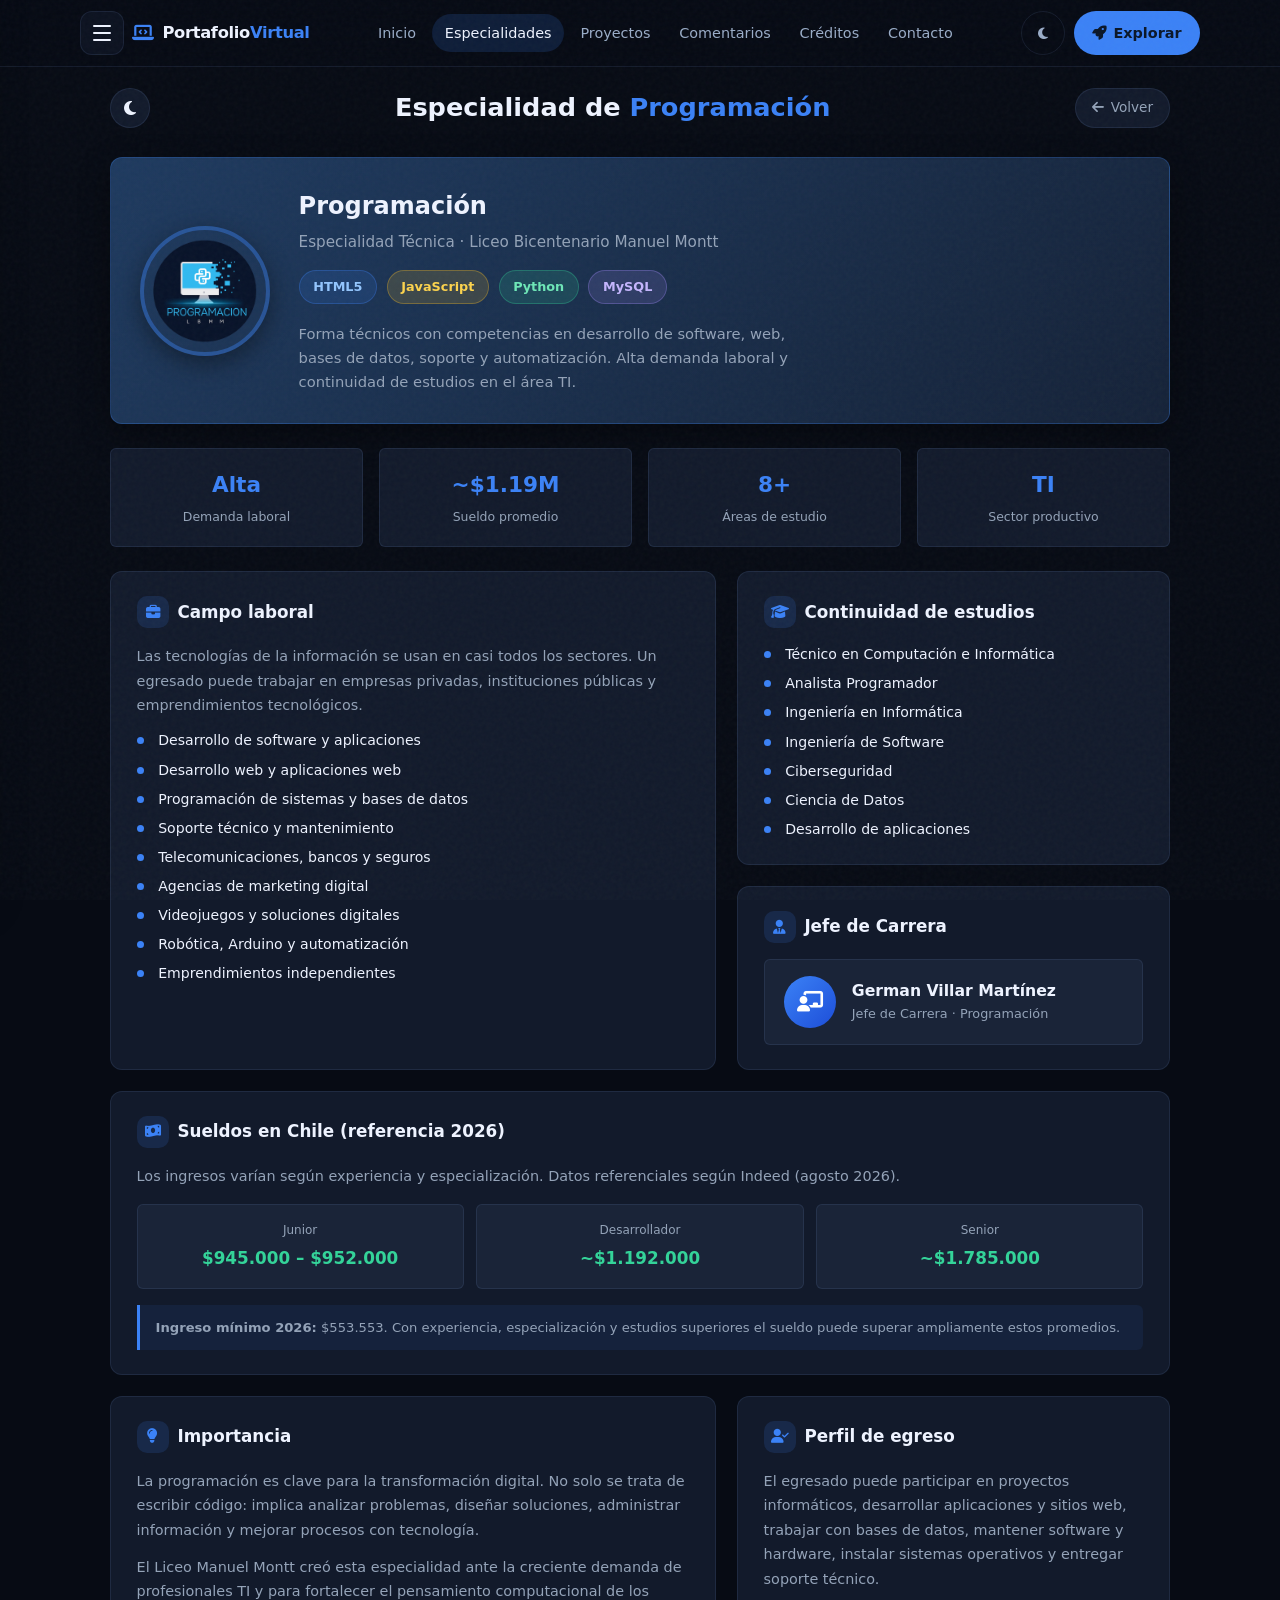
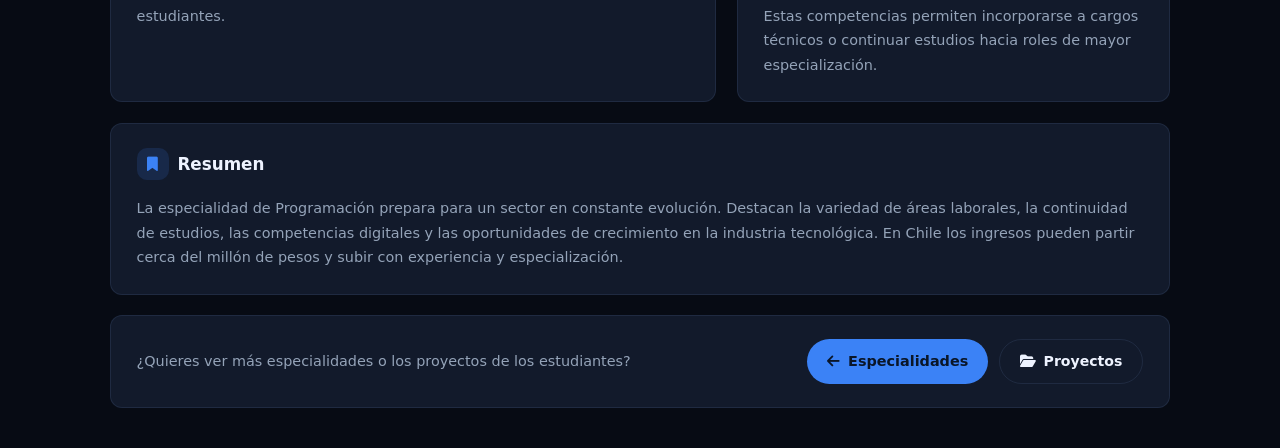
<file: programacion.html>
<!DOCTYPE html>
<html lang="es" data-theme="dark">
<head>

  <script>
    (function () {
      var t = localStorage.getItem("lm_theme");
      if (t === "light" || t === "dark") {
        document.documentElement.setAttribute("data-theme", t);
      } else {
        document.documentElement.setAttribute("data-theme", "dark");
      }
    })();
  </script>

  <meta charset="UTF-8">
  <meta name="viewport" content="width=device-width, initial-scale=1.0">
  <title>Especialidad de Programación | Liceo Manuel Montt</title>
  <link rel="preconnect" href="https://fonts.googleapis.com">
  <link rel="preconnect" href="https://fonts.gstatic.com" crossorigin>
  <link href="https://fonts.googleapis.com/css2?family=Poppins:wght@300;400;500;600;700;800&display=swap" rel="stylesheet">
  <link rel="stylesheet" href="https://cdnjs.cloudflare.com/ajax/libs/font-awesome/6.4.0/css/all.min.css">
  <style>
    :root {
      --bg: #0B1220;
      --surface: #121A2B;
      --surface-2: #1A2438;
      --border: rgba(255,255,255,0.08);
      --text: #F1F5F9;
      --muted: #94A3B8;
      --primary: #3B82F6;
      --primary-soft: rgba(59, 130, 246, 0.15);
      --accent-yellow: #FBBF24;
      --accent-purple: #A78BFA;
      --accent-green: #34D399;
      --radius: 18px;
      --radius-sm: 12px;
      --shadow: 0 10px 30px rgba(0,0,0,0.35);
      --font: 'Poppins', sans-serif;
    }
    * { margin: 0; padding: 0; box-sizing: border-box; }
    html { scroll-behavior: smooth; }
    body {
      font-family: var(--font);
      background: var(--bg);
      color: var(--text);
      min-height: 100vh;
      line-height: 1.6;
    }
    a { text-decoration: none; color: inherit; }

    .app {
      display: grid;
      grid-template-columns: 240px 1fr;
      min-height: 100vh;
    }

    .sidebar {
      background: linear-gradient(180deg, #0F172A 0%, #0B1220 100%);
      border-right: 1px solid var(--border);
      padding: 1.5rem 1rem;
      display: flex;
      flex-direction: column;
      position: sticky;
      top: 0;
      height: 100vh;
    }
    .sidebar-logo {
      display: flex;
      align-items: center;
      gap: 0.6rem;
      font-weight: 700;
      font-size: 1.05rem;
      padding: 0.5rem 0.75rem;
      margin-bottom: 2rem;
    }
    .sidebar-logo i { color: var(--primary); }
    .sidebar-logo b { color: var(--primary); }
    .nav-list { list-style: none; flex: 1; }
    .nav-list li { margin-bottom: 0.35rem; }
    .nav-list a {
      display: flex;
      align-items: center;
      gap: 0.7rem;
      padding: 0.7rem 0.9rem;
      border-radius: 12px;
      color: var(--muted);
      font-size: 0.9rem;
      font-weight: 500;
      transition: all 0.2s;
    }
    .nav-list a:hover,
    .nav-list a.active {
      background: var(--primary-soft);
      color: var(--primary);
    }
    .nav-list a i { width: 20px; text-align: center; }
    .sidebar-footer {
      padding: 1rem 0.75rem 0;
      border-top: 1px solid var(--border);
      font-size: 0.75rem;
      color: var(--muted);
    }

    .main {
      padding: 1.5rem 2rem 3rem;
      max-width: 1100px;
    }
    .topbar {
      display: flex;
      align-items: center;
      justify-content: space-between;
      margin-bottom: 1.8rem;
      gap: 1rem;
      flex-wrap: wrap;
    }
    .topbar h1 { font-size: 1.6rem; font-weight: 700; }
    .topbar h1 span { color: var(--primary); }
    .back-btn {
      display: inline-flex;
      align-items: center;
      gap: 0.4rem;
      background: var(--surface);
      border: 1px solid var(--border);
      color: var(--muted);
      padding: 0.5rem 1rem;
      border-radius: 999px;
      font-size: 0.85rem;
      font-weight: 500;
      transition: all 0.2s;
    }
    .back-btn:hover { color: var(--primary); border-color: var(--primary); }

    .profile-card {
      display: grid;
      grid-template-columns: auto 1fr;
      gap: 1.8rem;
      background: linear-gradient(135deg, #1E3A5F 0%, #152238 100%);
      border: 1px solid rgba(59, 130, 246, 0.25);
      border-radius: var(--radius);
      padding: 1.8rem;
      margin-bottom: 1.5rem;
      box-shadow: var(--shadow);
      align-items: center;
    }
    .profile-logo {
      width: 130px;
      height: 130px;
      border-radius: 50%;
      object-fit: cover;
      border: 4px solid rgba(59, 130, 246, 0.4);
      box-shadow: 0 8px 24px rgba(0,0,0,0.4);
    }
    .profile-info h2 { font-size: 1.5rem; font-weight: 700; margin-bottom: 0.3rem; }
    .profile-info .role { color: var(--muted); font-size: 0.95rem; margin-bottom: 1rem; }
    .profile-badges { display: flex; flex-wrap: wrap; gap: 0.6rem; margin-bottom: 1.1rem; }
    .badge {
      background: rgba(255,255,255,0.08);
      border: 1px solid var(--border);
      padding: 0.35rem 0.85rem;
      border-radius: 999px;
      font-size: 0.8rem;
      font-weight: 600;
    }
    .badge.blue { background: var(--primary-soft); color: #93C5FD; border-color: rgba(59,130,246,0.3); }
    .badge.yellow { background: rgba(251,191,36,0.15); color: #FCD34D; border-color: rgba(251,191,36,0.3); }
    .badge.green { background: rgba(52,211,153,0.15); color: #6EE7B7; border-color: rgba(52,211,153,0.3); }
    .badge.purple { background: rgba(167,139,250,0.15); color: #C4B5FD; border-color: rgba(167,139,250,0.3); }
    .profile-desc { color: var(--muted); font-size: 0.92rem; max-width: 520px; line-height: 1.65; }

    .stats-row {
      display: grid;
      grid-template-columns: repeat(4, 1fr);
      gap: 1rem;
      margin-bottom: 1.5rem;
    }
    .stat-box {
      background: var(--surface);
      border: 1px solid var(--border);
      border-radius: var(--radius-sm);
      padding: 1.2rem;
      text-align: center;
      transition: transform 0.2s, border-color 0.2s;
    }
    .stat-box:hover { transform: translateY(-3px); border-color: rgba(59,130,246,0.35); }
    .stat-box .value { font-size: 1.35rem; font-weight: 700; color: var(--primary); margin-bottom: 0.25rem; }
    .stat-box .label { font-size: 0.78rem; color: var(--muted); font-weight: 500; }

    .sections-grid {
      display: grid;
      grid-template-columns: 1.4fr 1fr;
      gap: 1.3rem;
      margin-bottom: 1.3rem;
    }
    .card {
      background: var(--surface);
      border: 1px solid var(--border);
      border-radius: var(--radius);
      padding: 1.5rem 1.6rem;
      transition: border-color 0.25s, box-shadow 0.25s;
    }
    .card:hover { border-color: rgba(59,130,246,0.3); box-shadow: 0 8px 24px rgba(0,0,0,0.25); }
    .card-title {
      display: flex;
      align-items: center;
      gap: 0.55rem;
      font-size: 1.05rem;
      font-weight: 700;
      margin-bottom: 1rem;
    }
    .card-title i {
      width: 32px; height: 32px; border-radius: 10px;
      display: flex; align-items: center; justify-content: center;
      font-size: 0.9rem; background: var(--primary-soft); color: var(--primary);
    }
    .card p { color: var(--muted); font-size: 0.9rem; margin-bottom: 0.8rem; line-height: 1.7; }
    .card p:last-child { margin-bottom: 0; }

    .list-clean { list-style: none; display: grid; gap: 0.5rem; }
    .list-clean li {
      position: relative; padding-left: 1.35rem;
      font-size: 0.88rem; color: var(--text); line-height: 1.5;
    }
    .list-clean li::before {
      content: ''; position: absolute; left: 0; top: 0.5em;
      width: 7px; height: 7px; border-radius: 50%; background: var(--primary);
    }

    .salary-grid {
      display: grid;
      grid-template-columns: repeat(3, 1fr);
      gap: 0.8rem;
      margin: 1rem 0;
    }
    .salary-item {
      background: var(--surface-2);
      border: 1px solid var(--border);
      border-radius: var(--radius-sm);
      padding: 1rem;
      text-align: center;
    }
    .salary-item .lvl { font-size: 0.75rem; color: var(--muted); margin-bottom: 0.3rem; font-weight: 500; }
    .salary-item .amt { font-size: 1.05rem; font-weight: 700; color: var(--accent-green); }
    .note {
      font-size: 0.82rem; color: var(--muted);
      background: rgba(59,130,246,0.08);
      border-left: 3px solid var(--primary);
      padding: 0.75rem 1rem;
      border-radius: 0 var(--radius-sm) var(--radius-sm) 0;
      margin-top: 0.9rem;
    }

    .jefe-row {
      display: flex; align-items: center; gap: 1rem;
      background: var(--surface-2);
      border: 1px solid var(--border);
      border-radius: var(--radius-sm);
      padding: 1rem 1.2rem;
    }
    .jefe-avatar {
      width: 52px; height: 52px; border-radius: 50%;
      background: linear-gradient(135deg, var(--primary), #1D4ED8);
      display: flex; align-items: center; justify-content: center;
      font-size: 1.3rem; color: #fff; flex-shrink: 0;
    }
    .jefe-row h3 { font-size: 0.98rem; font-weight: 600; }
    .jefe-row p { font-size: 0.8rem; color: var(--muted); margin: 0; }

    .cta-bar {
      display: flex; flex-wrap: wrap; align-items: center;
      justify-content: space-between; gap: 1rem;
      background: var(--surface); border: 1px solid var(--border);
      border-radius: var(--radius); padding: 1.4rem 1.6rem; margin-top: 0.5rem;
    }
    .cta-bar p { color: var(--muted); font-size: 0.9rem; }
    .cta-actions { display: flex; gap: 0.7rem; flex-wrap: wrap; }
    .btn {
      display: inline-flex; align-items: center; gap: 0.45rem;
      padding: 0.65rem 1.25rem; border-radius: 999px;
      font-weight: 600; font-size: 0.88rem; transition: all 0.2s;
      border: none; cursor: pointer;
    }
    .btn-primary {
      background: linear-gradient(135deg, #3B82F6, #1D4ED8); color: #fff;
    }
    .btn-primary:hover { transform: translateY(-2px); box-shadow: 0 6px 18px rgba(59,130,246,0.4); }
    .btn-outline {
      background: transparent; border: 1px solid var(--border); color: var(--text);
    }
    .btn-outline:hover { border-color: var(--primary); color: var(--primary); }

    .mobile-toggle {
      display: none; position: fixed; bottom: 20px; right: 20px;
      width: 50px; height: 50px; border-radius: 50%;
      background: var(--primary); color: #fff; border: none;
      font-size: 1.2rem; z-index: 100;
      box-shadow: 0 6px 20px rgba(59,130,246,0.45); cursor: pointer;
    }

    @media (max-width: 900px) {
      .app { grid-template-columns: 1fr; }
      .sidebar {
        position: fixed; left: -260px; z-index: 90;
        transition: left 0.3s ease; width: 240px;
      }
      .sidebar.open { left: 0; }
      .mobile-toggle { display: flex; align-items: center; justify-content: center; }
      .stats-row { grid-template-columns: repeat(2, 1fr); }
      .sections-grid { grid-template-columns: 1fr; }
      .profile-card { grid-template-columns: 1fr; text-align: center; }
      .profile-logo { margin: 0 auto; }
      .profile-badges { justify-content: center; }
      .profile-desc { margin: 0 auto; }
      .salary-grid { grid-template-columns: 1fr; }
      .main { padding: 1.2rem 1rem 4rem; }
    }
  
    /* ===== MODO CLARO (sincronizado con index via localStorage lm_theme) ===== */
    [data-theme="light"] {
      --bg: #F0F5FF;
      --surface: #FFFFFF;
      --surface-2: #F5F8FF;
      --border: rgba(15, 40, 80, 0.10);
      --text: #0F172A;
      --muted: #475569;
      --shadow: 0 10px 30px rgba(15, 40, 80, 0.08);
    }
    [data-theme="light"] body {
      background: var(--bg) !important;
      color: var(--text) !important;
    }
    [data-theme="light"] .sidebar {
      background: linear-gradient(180deg, #FFFFFF 0%, #EEF3FF 100%) !important;
      border-right: 1px solid var(--border) !important;
    }
    [data-theme="light"] .sidebar-logo,
    [data-theme="light"] .nav-list a {
      color: var(--text);
    }
    [data-theme="light"] .nav-list a:hover,
    [data-theme="light"] .nav-list a.active {
      background: rgba(59, 130, 246, 0.12);
      color: #2563eb;
    }
    [data-theme="light"] .main {
      background: var(--bg);
      color: var(--text);
    }
    [data-theme="light"] .card,
    [data-theme="light"] .profile-card,
    [data-theme="light"] .stat-box,
    [data-theme="light"] .salary-item,
    [data-theme="light"] .level-item,
    [data-theme="light"] .cta-bar,
    [data-theme="light"] .jefe-row,
    [data-theme="light"] .note {
      background: var(--surface) !important;
      border-color: var(--border) !important;
      color: var(--text);
      box-shadow: var(--shadow);
    }
    [data-theme="light"] .card p,
    [data-theme="light"] .profile-desc,
    [data-theme="light"] .role,
    [data-theme="light"] .label,
    [data-theme="light"] .list-clean li,
    [data-theme="light"] .muted {
      color: var(--muted);
    }
    [data-theme="light"] h1,
    [data-theme="light"] h2,
    [data-theme="light"] h3,
    [data-theme="light"] .card-title {
      color: var(--text);
    }
    [data-theme="light"] .back-btn {
      background: var(--surface);
      border-color: var(--border);
      color: var(--text);
    }
    [data-theme="light"] .theme-toggle-spec {
      background: var(--surface) !important;
      border-color: var(--border) !important;
      color: #d97706 !important; /* sol dorado en modo día */
    }
    [data-theme="light"] .sidebar-footer {
      color: var(--muted);
      border-top-color: var(--border);
    }
    
    .theme-toggle-spec {
      width: 40px !important;
      height: 40px !important;
      border-radius: 50% !important;
      padding: 0 !important;
      overflow: hidden !important;
      display: inline-grid !important;
      place-items: center !important;
    }
    .theme-toggle-spec i {
      font-size: 1rem;
      line-height: 1;
    }

    /* Barra superior tipo index sobre páginas de especialidad */
    .navbar-container {
      position: sticky;
      top: 0;
      z-index: 100;
      background: color-mix(in srgb, var(--bg) 92%, transparent);
      backdrop-filter: blur(14px);
      border-bottom: 1px solid var(--border);
    }
    .app { grid-template-rows: auto 1fr; }
    /* Cuando hay navbar arriba, el sidebar empieza debajo */
    body > .navbar-container + .drawer-overlay + .side-drawer + .app,
    body > .navbar-container + .app {
      min-height: calc(100vh - 64px);
    }
/* SIDEBAR SCROLL FIX */

    .sidebar {
      display: flex;
      flex-direction: column;
      position: sticky;
      top: 0;
      height: 100vh;
      height: 100dvh;
      overflow: hidden;
      padding: 1rem 0.75rem;
    }
    .sidebar-logo {
      flex-shrink: 0;
      margin-bottom: 0.5rem;
    }
    .nav-list {
      list-style: none;
      flex: 1 1 auto;
      min-height: 0;
      overflow-y: auto;
      overflow-x: hidden;
      -webkit-overflow-scrolling: touch;
      overscroll-behavior: contain;
      padding-bottom: 0.5rem;
      margin: 0;
    }
    .nav-list li {
      margin-bottom: 0.2rem;
    }
    .sidebar-footer {
      flex-shrink: 0;
      padding-top: 0.75rem;
      margin-top: 0.25rem;
      border-top: 1px solid var(--border);
      font-size: 0.72rem;
      line-height: 1.35;
      color: var(--muted);
    }


    /* Sin sidebar fijo: contenido a ancho completo */
    .app {
      display: block !important;
      grid-template-columns: none !important;
      min-height: auto !important;
    }
    .main {
      width: 100% !important;
      max-width: 1100px;
      margin: 0 auto;
      padding: 1.25rem 1.25rem 2.5rem;
    }
    .sidebar { display: none !important; }


    /* THEME TOGGLE CLICK FIX */
    .theme-toggle,
    .theme-toggle-spec,
    #theme-toggle,
    #theme-toggle-spec {
      position: relative;
      z-index: 50;
      pointer-events: auto !important;
      cursor: pointer !important;
    }
    .site-header {
      z-index: 100;
    }
    .nav-right .theme-toggle {
      width: 44px;
      height: 44px;
    }

    .badge.red { background: rgba(239,68,68,0.15); color: #F87171; }
    [data-theme="light"] .badge.red { background: rgba(239,68,68,0.12); color: #DC2626; }
</style>

  
  <link rel="stylesheet" href="style.css?v=nav3">
</head>
<body>
<!-- NAVBAR -->
  <header class="site-header" id="navbar" role="banner">
    <nav class="nav-bar" aria-label="Navegación principal">
      <div class="nav-left">
        <button type="button" class="menu-toggle" id="menu-toggle" aria-label="Abrir menú" aria-expanded="false" aria-controls="menu-panel">
          <span class="menu-toggle-bar"></span>
          <span class="menu-toggle-bar"></span>
          <span class="menu-toggle-bar"></span>
        </button>
        <a href="index.html" class="brand" aria-label="Portafolio Virtual - Inicio">
          <i class="fa-solid fa-laptop-code" aria-hidden="true"></i>
          <span class="brand-text">Portafolio<b>Virtual</b></span>
        </a>
      </div>
      <ul class="nav-links" id="nav-links">
        <li><a href="index.html#inicio" class="nav-link">Inicio</a></li>
        <li><a href="index.html#especialidades" class="nav-link active">Especialidades</a></li>
        <li><a href="index.html#proyectos" class="nav-link">Proyectos</a></li>
        <li><a href="index.html#comentarios" class="nav-link">Comentarios</a></li>
        <li><a href="index.html#creditos" class="nav-link">Créditos</a></li>
        <li><a href="index.html#contacto" class="nav-link">Contacto</a></li>
      </ul>
      <div class="nav-right">
        <button type="button" class="theme-toggle" id="theme-toggle" type="button" title="Cambiar tema" aria-label="Cambiar tema claro u oscuro">
          <i class="fa-solid fa-moon" aria-hidden="true"></i>
        </button>
        <a href="index.html#proyectos" class="btn-primary btn-explore">
          <i class="fa-solid fa-rocket" aria-hidden="true"></i>
          <span class="btn-explore-label">Explorar</span>
        </a>
      </div>
    </nav>
  </header>

  <div class="menu-backdrop" id="menu-backdrop" hidden></div>
  <aside class="menu-panel" id="menu-panel" aria-hidden="true" aria-label="Menú del sitio">
    <div class="menu-panel-top">
      <a href="index.html" class="brand menu-brand">
        <i class="fa-solid fa-laptop-code" aria-hidden="true"></i>
        <span class="brand-text">Portafolio<b>Virtual</b></span>
      </a>
      <button type="button" class="menu-close" id="menu-close" aria-label="Cerrar menú">
        <i class="fa-solid fa-xmark" aria-hidden="true"></i>
      </button>
    </div>
    <nav class="menu-panel-nav">
      <p class="menu-section">Navegación</p>
      <a href="index.html#inicio" class="menu-item"><i class="fa-solid fa-house"></i><span>Inicio</span></a>
      <a href="index.html#especialidades" class="menu-item"><i class="fa-solid fa-graduation-cap"></i><span>Especialidades</span></a>
      <a href="index.html#proyectos" class="menu-item"><i class="fa-solid fa-folder-open"></i><span>Proyectos</span></a>
      <a href="index.html#comentarios" class="menu-item"><i class="fa-solid fa-comments"></i><span>Comentarios</span></a>
      <a href="index.html#creditos" class="menu-item"><i class="fa-solid fa-award"></i><span>Créditos</span></a>
      <a href="index.html#contacto" class="menu-item"><i class="fa-solid fa-envelope"></i><span>Contacto</span></a>
      <p class="menu-section">Especialidades</p>
      <a href="programacion.html" class="menu-item"><i class="fa-solid fa-code"></i><span>Programación</span></a>
      <a href="electricidad.html" class="menu-item"><i class="fa-solid fa-bolt"></i><span>Electricidad</span></a>
      <a href="contabilidad.html" class="menu-item"><i class="fa-solid fa-calculator"></i><span>Contabilidad</span></a>
      <a href="administracion.html" class="menu-item"><i class="fa-solid fa-briefcase"></i><span>Administración</span></a>
      <a href="construcciones-metalicas.html" class="menu-item"><i class="fa-solid fa-industry"></i><span>Constr. Metálicas</span></a>
      <a href="atencion-parvulos.html" class="menu-item"><i class="fa-solid fa-child"></i><span>Atención de Párvulos</span></a>
      <a href="agropecuaria.html" class="menu-item"><i class="fa-solid fa-wheat-awn"></i><span>Agropecuaria</span></a>
      <a href="gastronomia.html" class="menu-item"><i class="fa-solid fa-utensils"></i><span>Gastronomía</span></a>
    </nav>
    <div class="menu-panel-foot">
      Liceo Bicentenario Manuel Montt<br>San Javier · Maule
    </div>
  </aside>

<div class="app">
        <main class="main">
      <div class="topbar">
      <button type="button" class="theme-toggle-spec" id="theme-toggle-spec" title="Cambiar tema" aria-label="Cambiar tema claro u oscuro" style="width:40px;height:40px;min-width:40px;min-height:40px;border-radius:50%;border:1px solid var(--border);background:var(--surface,#121A2B);color:var(--text,#F1F5F9);display:inline-grid;place-items:center;cursor:pointer;padding:0;overflow:hidden;line-height:1;flex-shrink:0;"><i class="fa-solid fa-moon" aria-hidden="true"></i></button>

        <h1>Especialidad de <span>Programación</span></h1>
        <a href="index.html#especialidades" class="back-btn">
          <i class="fa-solid fa-arrow-left"></i> Volver
        </a>
      </div>

      <section class="profile-card">
        <img src="programacion-logo.png" alt="Logo Programación LBMM" class="profile-logo">
        <div class="profile-info">
          <h2>Programación</h2>
          <p class="role">Especialidad Técnica · Liceo Bicentenario Manuel Montt</p>
          <div class="profile-badges">
            <span class="badge blue">HTML5</span>
            <span class="badge yellow">JavaScript</span>
            <span class="badge green">Python</span>
            <span class="badge purple">MySQL</span>
          </div>
          <p class="profile-desc">
            Forma técnicos con competencias en desarrollo de software, web, bases de datos, soporte y automatización. Alta demanda laboral y continuidad de estudios en el área TI.
          </p>
        </div>
      </section>

      <div class="stats-row">
        <div class="stat-box">
          <div class="value">Alta</div>
          <div class="label">Demanda laboral</div>
        </div>
        <div class="stat-box">
          <div class="value">~$1.19M</div>
          <div class="label">Sueldo promedio</div>
        </div>
        <div class="stat-box">
          <div class="value">8+</div>
          <div class="label">Áreas de estudio</div>
        </div>
        <div class="stat-box">
          <div class="value">TI</div>
          <div class="label">Sector productivo</div>
        </div>
      </div>

      <div class="sections-grid">
        <article class="card">
          <h3 class="card-title"><i class="fa-solid fa-briefcase"></i> Campo laboral</h3>
          <p>Las tecnologías de la información se usan en casi todos los sectores. Un egresado puede trabajar en empresas privadas, instituciones públicas y emprendimientos tecnológicos.</p>
          <ul class="list-clean">
            <li>Desarrollo de software y aplicaciones</li>
            <li>Desarrollo web y aplicaciones web</li>
            <li>Programación de sistemas y bases de datos</li>
            <li>Soporte técnico y mantenimiento</li>
            <li>Telecomunicaciones, bancos y seguros</li>
            <li>Agencias de marketing digital</li>
            <li>Videojuegos y soluciones digitales</li>
            <li>Robótica, Arduino y automatización</li>
            <li>Emprendimientos independientes</li>
          </ul>
        </article>

        <div style="display: flex; flex-direction: column; gap: 1.3rem;">
          <article class="card" style="flex: 1;">
            <h3 class="card-title"><i class="fa-solid fa-graduation-cap"></i> Continuidad de estudios</h3>
            <ul class="list-clean">
              <li>Técnico en Computación e Informática</li>
              <li>Analista Programador</li>
              <li>Ingeniería en Informática</li>
              <li>Ingeniería de Software</li>
              <li>Ciberseguridad</li>
              <li>Ciencia de Datos</li>
              <li>Desarrollo de aplicaciones</li>
            </ul>
          </article>
          <article class="card">
            <h3 class="card-title"><i class="fa-solid fa-user-tie"></i> Jefe de Carrera</h3>
            <div class="jefe-row">
              <div class="jefe-avatar"><i class="fa-solid fa-chalkboard-user"></i></div>
              <div>
                <h3>German Villar Martínez</h3>
                <p>Jefe de Carrera · Programación</p>
              </div>
            </div>
          </article>
        </div>
      </div>

      <article class="card" style="margin-bottom: 1.3rem;">
        <h3 class="card-title"><i class="fa-solid fa-money-bill-wave"></i> Sueldos en Chile (referencia 2026)</h3>
        <p>Los ingresos varían según experiencia y especialización. Datos referenciales según Indeed (agosto 2026).</p>
        <div class="salary-grid">
          <div class="salary-item">
            <div class="lvl">Junior</div>
            <div class="amt">$945.000 – $952.000</div>
          </div>
          <div class="salary-item">
            <div class="lvl">Desarrollador</div>
            <div class="amt">~$1.192.000</div>
          </div>
          <div class="salary-item">
            <div class="lvl">Senior</div>
            <div class="amt">~$1.785.000</div>
          </div>
        </div>
        <div class="note">
          <strong>Ingreso mínimo 2026:</strong> $553.553. Con experiencia, especialización y estudios superiores el sueldo puede superar ampliamente estos promedios.
        </div>
      </article>

      <div class="sections-grid">
        <article class="card">
          <h3 class="card-title"><i class="fa-solid fa-lightbulb"></i> Importancia</h3>
          <p>La programación es clave para la transformación digital. No solo se trata de escribir código: implica analizar problemas, diseñar soluciones, administrar información y mejorar procesos con tecnología.</p>
          <p>El Liceo Manuel Montt creó esta especialidad ante la creciente demanda de profesionales TI y para fortalecer el pensamiento computacional de los estudiantes.</p>
        </article>
        <article class="card">
          <h3 class="card-title"><i class="fa-solid fa-user-check"></i> Perfil de egreso</h3>
          <p>El egresado puede participar en proyectos informáticos, desarrollar aplicaciones y sitios web, trabajar con bases de datos, mantener software y hardware, instalar sistemas operativos y entregar soporte técnico.</p>
          <p>Estas competencias permiten incorporarse a cargos técnicos o continuar estudios hacia roles de mayor especialización.</p>
        </article>
      </div>

      <article class="card" style="margin-bottom: 1.3rem;">
        <h3 class="card-title"><i class="fa-solid fa-bookmark"></i> Resumen</h3>
        <p>
          La especialidad de Programación prepara para un sector en constante evolución. Destacan la variedad de áreas laborales, la continuidad de estudios, las competencias digitales y las oportunidades de crecimiento en la industria tecnológica. En Chile los ingresos pueden partir cerca del millón de pesos y subir con experiencia y especialización.
        </p>
      </article>

      <div class="cta-bar">
        <p>¿Quieres ver más especialidades o los proyectos de los estudiantes?</p>
        <div class="cta-actions">
          <a href="index.html#especialidades" class="btn btn-primary">
            <i class="fa-solid fa-arrow-left"></i> Especialidades
          </a>
          <a href="index.html#proyectos" class="btn btn-outline">
            <i class="fa-solid fa-folder-open"></i> Proyectos
          </a>
        </div>
      </div>
    </main>
  </div>

  <button class="mobile-toggle" id="menuToggle" aria-label="Abrir menú">
    <i class="fa-solid fa-bars"></i>
  </button>

  <script src="script.js?v=theme2"></script>
</body>
</html>
</file>
<file: style.css>
/* ============================================
   Portafolio Virtual — Liceo Manuel Montt
   Estilo menos "IA", más humano y con carácter
   ============================================ */

:root {
  /* Paleta azul institucional (como las capturas) */
  --bg: #070b14;
  --bg-elevated: #0c1220;
  --bg-card: #111827;
  --bg-card-hover: #1a2336;
  --border: rgba(148, 183, 255, 0.10);
  --border-strong: rgba(148, 183, 255, 0.18);

  --text: #eef3ff;
  --text-muted: #9aadc8;
  --text-faint: #6b7f9c;

  --accent: #3b82f6;          /* azul brillante */
  --accent-soft: rgba(59, 130, 246, 0.16);
  --accent-hover: #60a5fa;

  --secondary: #38bdf8;       /* cyan suave */
  --secondary-soft: rgba(56, 189, 248, 0.12);

  --radius-sm: 6px;
  --radius: 12px;
  --radius-lg: 18px;

  --font-display: "Syne", system-ui, sans-serif;
  --font-body: "Outfit", system-ui, sans-serif;

  --shadow-soft: 0 12px 40px rgba(0, 0, 0, 0.35);
  --max-width: 1120px;
}

/* Light theme */
[data-theme="light"] {
  --bg: #f0f5ff;
  --bg-elevated: #ffffff;
  --bg-card: #ffffff;
  --bg-card-hover: #f5f8ff;
  --border: rgba(15, 40, 80, 0.10);
  --border-strong: rgba(15, 40, 80, 0.16);
  --text: #0f172a;
  --text-muted: #475569;
  --text-faint: #94a3b8;
  --accent: #2563eb;
  --accent-soft: rgba(37, 99, 235, 0.12);
  --accent-hover: #1d4ed8;
  --secondary: #0284c7;
  --secondary-soft: rgba(2, 132, 199, 0.10);
  --shadow-soft: 0 12px 40px rgba(15, 40, 80, 0.08);
}

*,
*::before,
*::after {
  box-sizing: border-box;
  margin: 0;
  padding: 0;
}

html {
  scroll-behavior: smooth;
}

body {
  font-family: var(--font-body);
  background: var(--bg);
  color: var(--text);
  line-height: 1.6;
  font-weight: 400;
  -webkit-font-smoothing: antialiased;
  overflow-x: hidden;
}

/* Grain overlay sutil para quitar el look "plano digital" */
body::before {
  content: "";
  position: fixed;
  inset: 0;
  pointer-events: none;
  z-index: 9999;
  opacity: 0.035;
  background-image: url("data:image/svg+xml,%3Csvg viewBox='0 0 256 256' xmlns='http://www.w3.org/2000/svg'%3E%3Cfilter id='n'%3E%3CfeTurbulence type='fractalNoise' baseFrequency='0.85' numOctaves='4' stitchTiles='stitch'/%3E%3C/filter%3E%3Crect width='100%25' height='100%25' filter='url(%23n)'/%3E%3C/svg%3E");
}

img {
  max-width: 100%;
  display: block;
}

a {
  color: inherit;
  text-decoration: none;
}

ul {
  list-style: none;
}

button {
  font-family: inherit;
  cursor: pointer;
  border: none;
  background: none;
}

.section-container {
  width: min(100% - 2.5rem, var(--max-width));
  margin-inline: auto;
}

.visually-hidden {
  position: absolute;
  width: 1px;
  height: 1px;
  overflow: hidden;
  clip: rect(0, 0, 0, 0);
}

.skip-link {
  position: absolute;
  top: -100%;
  left: 1rem;
  background: var(--accent);
  color: #0a1628;
  padding: 0.6rem 1rem;
  z-index: 10000;
  border-radius: var(--radius-sm);
  font-weight: 600;
}
.skip-link:focus {
  top: 1rem;
}

/* ========== NAVBAR ========== */
.navbar-container {
  position: sticky;
  top: 0;
  z-index: 100;
  background: color-mix(in srgb, var(--bg) 88%, transparent);
  backdrop-filter: blur(14px);
  border-bottom: 1px solid var(--border);
}

.navbar {
  display: flex;
  align-items: center;
  justify-content: space-between;
  gap: 1.5rem;
  width: min(100% - 2.5rem, var(--max-width));
  margin-inline: auto;
  padding: 0.9rem 0;
}

.logo {
  display: flex;
  align-items: center;
  gap: 0.7rem;
  font-family: var(--font-display);
  font-weight: 700;
  font-size: 1.05rem;
  letter-spacing: -0.02em;
}

.logo-mark {
  display: grid;
  place-items: center;
  width: 36px;
  height: 36px;
  background: var(--accent);
  color: #0a1628;
  font-size: 0.78rem;
  font-weight: 800;
  border-radius: 8px;
  letter-spacing: -0.04em;
}

.logo-text span {
  color: var(--text-muted);
  font-weight: 500;
}

.nav-menu {
  display: flex;
  align-items: center;
  gap: 0.15rem;
}

.nav-link {
  padding: 0.45rem 0.85rem;
  font-size: 0.9rem;
  color: var(--text-muted);
  border-radius: 999px;
  transition: color 0.2s, background 0.2s;
}

.nav-link:hover,
.nav-link.active {
  color: var(--text);
  background: var(--accent-soft);
}

.nav-actions {
  display: flex;
  align-items: center;
  gap: 0.6rem;
}

.theme-toggle {
  width: 40px;
  height: 40px;
  display: grid;
  place-items: center;
  border-radius: 50%;
  color: var(--text-muted);
  border: 1px solid var(--border);
  transition: color 0.2s, border-color 0.2s, background 0.2s;
}

.theme-toggle:hover {
  color: var(--text);
  border-color: var(--border-strong);
  background: var(--bg-elevated);
}

.btn-primary {
  display: inline-flex;
  align-items: center;
  gap: 0.5rem;
  padding: 0.7rem 1.25rem;
  background: var(--accent);
  color: #0a1628;
  font-weight: 600;
  font-size: 0.9rem;
  border-radius: 999px;
  transition: background 0.2s, transform 0.15s;
}

.btn-primary:hover {
  background: var(--accent-hover);
  transform: translateY(-1px);
}

.btn-nav {
  padding: 0.55rem 1.1rem;
  font-size: 0.85rem;
}

.btn-secondary {
  display: inline-flex;
  align-items: center;
  gap: 0.5rem;
  padding: 0.7rem 1.25rem;
  color: var(--text);
  font-weight: 500;
  font-size: 0.9rem;
  border-radius: 999px;
  border: 1px solid var(--border-strong);
  transition: border-color 0.2s, background 0.2s;
}

.btn-secondary:hover {
  border-color: var(--text-muted);
  background: var(--bg-elevated);
}



.nav-brand {
  display: flex;
  align-items: center;
  gap: 0.55rem;
  min-width: 0;
}

.hamburger {
  display: flex;
  flex-direction: column;
  gap: 5px;
  width: 44px;
  height: 44px;
  min-width: 44px;
  min-height: 44px;
  justify-content: center;
  align-items: center;
  border-radius: 12px;
  border: 1px solid var(--border);
  background: var(--bg-elevated);
  cursor: pointer;
  flex-shrink: 0;
  -webkit-tap-highlight-color: transparent;
  transition: border-color 0.2s, background 0.2s, transform 0.15s;
}

.hamburger:hover {
  border-color: var(--border-strong);
  background: var(--bg-card, var(--bg-elevated));
}

.hamburger:active {
  transform: scale(0.96);
}

.hamburger span {
  display: block;
  width: 18px;
  height: 2px;
  background: var(--text);
  border-radius: 1px;
  transition: transform 0.25s ease, opacity 0.2s ease;
}

.hamburger[aria-expanded="true"] span:nth-child(1) {
  transform: translateY(7px) rotate(45deg);
}
.hamburger[aria-expanded="true"] span:nth-child(2) {
  opacity: 0;
}
.hamburger[aria-expanded="true"] span:nth-child(3) {
  transform: translateY(-7px) rotate(-45deg);
}

/* Drawer lateral — optimizado móvil */
.drawer-overlay {
  position: fixed;
  inset: 0;
  background: rgba(7, 11, 20, 0.6);
  z-index: 200;
  opacity: 0;
  visibility: hidden;
  transition: opacity 0.28s ease, visibility 0.28s ease;
  -webkit-tap-highlight-color: transparent;
}

.drawer-overlay.open {
  opacity: 1;
  visibility: visible;
}

.side-drawer {
  position: fixed;
  top: 0;
  left: 0;
  height: 100%;
  height: 100dvh;
  width: min(320px, calc(100vw - 52px));
  max-width: 100vw;
  background: var(--bg-elevated);
  border-right: 1px solid var(--border);
  z-index: 210;
  transform: translateX(-105%);
  transition: transform 0.3s cubic-bezier(0.22, 1, 0.36, 1);
  display: flex;
  flex-direction: column;
  box-shadow: 12px 0 40px rgba(0, 0, 0, 0.35);
  padding-top: env(safe-area-inset-top, 0);
  padding-bottom: env(safe-area-inset-bottom, 0);
}

.side-drawer.open {
  transform: translateX(0);
}

.drawer-header {
  display: flex;
  align-items: center;
  justify-content: space-between;
  gap: 0.75rem;
  padding: 1rem 1rem 0.9rem;
  border-bottom: 1px solid var(--border);
  flex-shrink: 0;
}

.drawer-logo {
  font-size: 0.95rem;
  min-width: 0;
}

.drawer-close {
  width: 44px;
  height: 44px;
  min-width: 44px;
  display: grid;
  place-items: center;
  border-radius: 50%;
  border: 1px solid var(--border);
  color: var(--text-muted);
  background: transparent;
  cursor: pointer;
  -webkit-tap-highlight-color: transparent;
  transition: color 0.15s, border-color 0.15s, background 0.15s;
}

.drawer-close:hover,
.drawer-close:active {
  color: var(--text);
  border-color: var(--border-strong);
  background: var(--bg-card, transparent);
}

.drawer-nav {
  overflow-y: auto;
  -webkit-overflow-scrolling: touch;
  overscroll-behavior: contain;
  padding: 0.5rem 0.65rem 1rem;
  display: flex;
  flex-direction: column;
  gap: 0.15rem;
  flex: 1;
}

.drawer-label {
  font-size: 0.68rem;
  font-weight: 700;
  letter-spacing: 0.08em;
  text-transform: uppercase;
  color: var(--text-faint, var(--text-muted));
  padding: 0.95rem 0.9rem 0.4rem;
}

.drawer-link {
  display: flex;
  align-items: center;
  gap: 0.85rem;
  min-height: 48px;
  padding: 0.75rem 0.9rem;
  border-radius: 14px;
  color: var(--text);
  font-size: 0.95rem;
  font-weight: 500;
  transition: background 0.15s, color 0.15s;
  -webkit-tap-highlight-color: transparent;
}

.drawer-link i {
  width: 1.25rem;
  text-align: center;
  color: var(--text-muted);
  font-size: 1rem;
  flex-shrink: 0;
}

.drawer-link:hover,
.drawer-link:focus-visible,
.drawer-link:active {
  background: var(--accent-soft);
  color: var(--text);
}

.drawer-link:hover i,
.drawer-link:focus-visible i,
.drawer-link:active i {
  color: var(--accent);
}

.drawer-footer {
  flex-shrink: 0;
  padding: 0.85rem 1.15rem 1.15rem;
  border-top: 1px solid var(--border);
  font-size: 0.75rem;
  line-height: 1.4;
  color: var(--text-muted);
}

body.drawer-open {
  overflow: hidden;
  touch-action: none;
}



/* ========== HERO ========== */
.hero {
  position: relative;
  padding: 5.5rem 0 4rem;
  overflow: hidden;
}

.hero-grain {
  position: absolute;
  inset: 0;
  background:
    radial-gradient(ellipse 80% 60% at 70% 20%, rgba(59, 130, 246, 0.07), transparent 60%),
    radial-gradient(ellipse 50% 40% at 10% 80%, rgba(56, 189, 248, 0.06), transparent 50%);
  pointer-events: none;
}

.hero-container {
  display: grid;
  grid-template-columns: 1.15fr 0.85fr;
  gap: 3.5rem;
  align-items: center;
}

.hero-eyebrow {
  font-size: 0.85rem;
  color: var(--accent);
  font-weight: 500;
  letter-spacing: 0.02em;
  margin-bottom: 1.1rem;
}

.hero-title {
  font-family: var(--font-display);
  font-size: clamp(2.4rem, 4.5vw, 3.6rem);
  font-weight: 700;
  line-height: 1.12;
  letter-spacing: -0.03em;
  margin-bottom: 1.25rem;
}

.hero-title em {
  font-style: italic;
  color: var(--accent);
  font-weight: 600;
}

.hero-description {
  font-size: 1.08rem;
  color: var(--text-muted);
  max-width: 38ch;
  margin-bottom: 2rem;
  line-height: 1.65;
}

.hero-buttons {
  display: flex;
  flex-wrap: wrap;
  gap: 0.75rem;
}

.hero-visual {
  position: relative;
}

.visual-frame {
  position: relative;
  border-radius: var(--radius-lg);
  overflow: hidden;
  border: 1px solid var(--border);
  background: var(--bg-card);
  box-shadow: var(--shadow-soft);
  aspect-ratio: 4 / 3;
}

.hero-img {
  width: 100%;
  height: 100%;
  object-fit: cover;
}

.visual-caption {
  position: absolute;
  bottom: 0;
  left: 0;
  right: 0;
  padding: 0.85rem 1.1rem;
  background: linear-gradient(transparent, rgba(14, 13, 11, 0.85));
  font-size: 0.8rem;
  color: var(--text-muted);
}

/* ========== STATS ========== */
.stats-section {
  padding: 2.5rem 0 3.5rem;
  border-top: 1px solid var(--border);
  border-bottom: 1px solid var(--border);
}

.stats-grid {
  display: grid;
  grid-template-columns: repeat(4, 1fr);
  gap: 1.5rem;
}

.stat-item {
  text-align: left;
  padding: 0.5rem 0;
}

.stat-number {
  display: block;
  font-family: var(--font-display);
  font-size: clamp(2rem, 3.5vw, 2.75rem);
  font-weight: 700;
  letter-spacing: -0.03em;
  color: var(--text);
  line-height: 1.1;
}

.stat-label {
  display: block;
  margin-top: 0.35rem;
  font-size: 0.88rem;
  color: var(--text-muted);
}

/* ========== SEARCH ========== */
.search-section {
  padding: 2.75rem 0 1rem;
}

.search-box {
  display: flex;
  align-items: center;
  gap: 0.85rem;
  max-width: 520px;
  margin-inline: auto;
  padding: 0.85rem 1.2rem;
  background: var(--bg-card);
  border: 1px solid var(--border);
  border-radius: 999px;
  transition: border-color 0.2s, box-shadow 0.2s;
}

.search-box:focus-within {
  border-color: var(--accent);
  box-shadow: 0 0 0 3px var(--accent-soft);
}

.search-box i {
  color: var(--text-faint);
  font-size: 0.95rem;
}

.search-box input {
  flex: 1;
  background: transparent;
  border: none;
  outline: none;
  color: var(--text);
  font-family: inherit;
  font-size: 0.95rem;
}

.search-box input::placeholder {
  color: var(--text-faint);
}

.clear-search-btn {
  color: var(--text-muted);
  padding: 0.2rem;
  border-radius: 50%;
}

.clear-search-btn:hover {
  color: var(--text);
}

/* ========== SECTION HEADERS ========== */
.section-header {
  margin-bottom: 2.75rem;
}

.section-header.left-aligned {
  text-align: left;
  max-width: 36rem;
}

.sub-title {
  font-size: 0.82rem;
  font-weight: 500;
  color: var(--accent);
  letter-spacing: 0.04em;
  text-transform: uppercase;
  margin-bottom: 0.5rem;
}

.section-header h2 {
  font-family: var(--font-display);
  font-size: clamp(1.75rem, 3vw, 2.35rem);
  font-weight: 700;
  letter-spacing: -0.025em;
  line-height: 1.15;
}

.section-intro {
  margin-top: 0.75rem;
  color: var(--text-muted);
  font-size: 1.02rem;
  line-height: 1.55;
}

/* ========== SPECIALTIES ========== */
.specialties-section {
  padding: 4.5rem 0 5rem;
}

.specialties-grid {
  display: grid;
  grid-template-columns: repeat(3, 1fr);
  gap: 1.25rem;
}

/* Card base — ya no todas iguales */
.specialty-card {
  display: flex;
  flex-direction: column;
  padding: 1.5rem 1.4rem 1.35rem;
  background: var(--bg-card);
  border: 1px solid var(--border);
  border-radius: var(--radius);
  transition: background 0.25s, border-color 0.25s, transform 0.2s;
}

.specialty-card:hover {
  background: var(--bg-card-hover);
  border-color: var(--border-strong);
  transform: translateY(-3px);
}

/* Featured: más grande, ocupa 2 columnas en desktop */
.specialty-card.featured {
  grid-column: span 2;
  background: linear-gradient(145deg, var(--bg-card) 0%, color-mix(in srgb, var(--accent) 6%, var(--bg-card)) 100%);
  border-color: color-mix(in srgb, var(--accent) 25%, var(--border));
  padding: 1.85rem 1.75rem 1.6rem;
}

.specialty-card.featured .spec-description {
  font-size: 1.02rem;
  max-width: 48ch;
}

.spec-top {
  margin-bottom: 0.85rem;
}

.spec-label {
  display: inline-block;
  font-size: 0.72rem;
  font-weight: 600;
  letter-spacing: 0.06em;
  text-transform: uppercase;
  color: var(--secondary);
  margin-bottom: 0.4rem;
}

.specialty-card h3 {
  font-family: var(--font-display);
  font-size: 1.35rem;
  font-weight: 700;
  letter-spacing: -0.02em;
  line-height: 1.2;
}

.specialty-card.featured h3 {
  font-size: 1.65rem;
}

.spec-description {
  flex: 1;
  color: var(--text-muted);
  font-size: 0.94rem;
  line-height: 1.6;
  margin-bottom: 1.25rem;
}

.spec-footer {
  display: flex;
  align-items: flex-end;
  justify-content: space-between;
  gap: 1rem;
  flex-wrap: wrap;
  margin-top: auto;
}

.tags {
  display: flex;
  flex-wrap: wrap;
  gap: 0.35rem;
}

.tags span {
  font-size: 0.72rem;
  font-weight: 500;
  padding: 0.28rem 0.6rem;
  background: var(--secondary-soft);
  color: var(--secondary);
  border-radius: 4px;
  letter-spacing: 0.01em;
}

.spec-link {
  font-size: 0.88rem;
  font-weight: 600;
  color: var(--accent);
  white-space: nowrap;
  position: relative;
}

.spec-link::after {
  content: "→";
  margin-left: 0.3rem;
  transition: margin-left 0.2s;
}

.spec-link:hover::after {
  margin-left: 0.5rem;
}

/* ========== PROJECTS ========== */
.projects-section {
  padding: 4rem 0 5rem;
  background: color-mix(in srgb, var(--bg-elevated) 60%, var(--bg));
}

.projects-grid {
  display: grid;
  grid-template-columns: repeat(auto-fill, minmax(280px, 1fr));
  gap: 1.25rem;
  min-height: 80px;
}

/* Placeholder when empty */
.projects-grid:empty::before {
  content: "Los proyectos aparecerán aquí cuando se carguen.";
  color: var(--text-faint);
  font-size: 0.95rem;
  grid-column: 1 / -1;
  padding: 2rem 0;
}

/* ========== COMMENTS ========== */
.comments-section {
  padding: 4.5rem 0 5rem;
}

.comments-wrapper {
  display: grid;
  grid-template-columns: 1fr 1.2fr;
  gap: 3rem;
  align-items: start;
}

.comment-form {
  display: flex;
  flex-direction: column;
  gap: 1.1rem;
  padding: 1.6rem;
  background: var(--bg-card);
  border: 1px solid var(--border);
  border-radius: var(--radius);
}

.form-group {
  display: flex;
  flex-direction: column;
  gap: 0.4rem;
}

.form-group label {
  font-size: 0.82rem;
  font-weight: 500;
  color: var(--text-muted);
}

.form-group input,
.form-group textarea {
  font-family: inherit;
  font-size: 0.95rem;
  padding: 0.75rem 0.95rem;
  background: var(--bg);
  border: 1px solid var(--border);
  border-radius: var(--radius-sm);
  color: var(--text);
  outline: none;
  transition: border-color 0.2s;
  resize: vertical;
}

.form-group input:focus,
.form-group textarea:focus {
  border-color: var(--accent);
}

.comments-count-title {
  font-family: var(--font-display);
  font-size: 1.1rem;
  font-weight: 600;
  margin-bottom: 1.1rem;
}

.comments-list {
  display: flex;
  flex-direction: column;
  gap: 0.85rem;
}

/* ========== CREDITS ========== */
.credits-section {
  padding: 3.5rem 0;
}

.credits-box {
  text-align: center;
  padding: 2.75rem 2rem;
  border: 1px solid var(--border);
  border-radius: var(--radius-lg);
  background: var(--bg-card);
  max-width: 480px;
  margin-inline: auto;
}

.credits-label {
  font-size: 0.78rem;
  font-weight: 600;
  letter-spacing: 0.06em;
  text-transform: uppercase;
  color: var(--accent);
  margin-bottom: 0.6rem;
}

.credits-box h2 {
  font-family: var(--font-display);
  font-size: 1.5rem;
  font-weight: 700;
  margin-bottom: 0.6rem;
}

.credits-box p {
  color: var(--text-muted);
  font-size: 0.98rem;
}

.credits-box strong {
  color: var(--text);
}

/* ========== CONTACT ========== */
.contact-section {
  padding: 4rem 0 5rem;
}

.contact-grid {
  display: grid;
  grid-template-columns: repeat(3, 1fr);
  gap: 1rem;
}

.contact-card {
  display: flex;
  flex-direction: column;
  gap: 0.35rem;
  padding: 1.4rem 1.3rem;
  background: var(--bg-card);
  border: 1px solid var(--border);
  border-radius: var(--radius);
  transition: border-color 0.2s, background 0.2s;
}

.contact-card:hover {
  border-color: var(--border-strong);
  background: var(--bg-card-hover);
}

.contact-label {
  font-size: 0.78rem;
  font-weight: 500;
  color: var(--text-faint);
  text-transform: uppercase;
  letter-spacing: 0.04em;
}

.contact-value {
  font-size: 0.95rem;
  font-weight: 500;
  color: var(--text);
  word-break: break-all;
}

/* ========== FOOTER ========== */
.footer {
  padding: 2rem 0 2.5rem;
  border-top: 1px solid var(--border);
}

.footer-inner {
  display: flex;
  flex-wrap: wrap;
  justify-content: space-between;
  gap: 0.75rem;
  font-size: 0.88rem;
  color: var(--text-muted);
}

.footer-note {
  color: var(--text-faint);
}

/* ========== MODAL ========== */
.modal {
  position: fixed;
  inset: 0;
  z-index: 1000;
  display: none;
  align-items: center;
  justify-content: center;
  padding: 1.5rem;
}

.modal[aria-hidden="false"] {
  display: flex;
}

.modal-overlay {
  position: absolute;
  inset: 0;
  background: rgba(8, 7, 6, 0.75);
  backdrop-filter: blur(4px);
}

.modal-content {
  position: relative;
  width: min(100%, 640px);
  max-height: 85vh;
  overflow-y: auto;
  background: var(--bg-elevated);
  border: 1px solid var(--border-strong);
  border-radius: var(--radius-lg);
  padding: 2rem;
  box-shadow: var(--shadow-soft);
}

.modal-close {
  position: absolute;
  top: 1rem;
  right: 1rem;
  width: 36px;
  height: 36px;
  display: grid;
  place-items: center;
  border-radius: 50%;
  color: var(--text-muted);
  transition: background 0.2s, color 0.2s;
}

.modal-close:hover {
  background: var(--bg-card);
  color: var(--text);
}

/* ========== SCROLL TOP ========== */
.scroll-top-btn {
  position: fixed;
  bottom: 1.5rem;
  left: 1.5rem;
  width: 44px;
  height: 44px;
  display: grid;
  place-items: center;
  background: var(--bg-card);
  border: 1px solid var(--border-strong);
  border-radius: 50%;
  color: var(--text-muted);
  opacity: 0;
  visibility: hidden;
  transition: opacity 0.25s, visibility 0.25s, background 0.2s, color 0.2s;
  z-index: 90;
}

.scroll-top-btn.visible {
  opacity: 1;
  visibility: visible;
}

.scroll-top-btn:hover {
  background: var(--accent);
  color: #0a1628;
  border-color: var(--accent);
}

/* ========== CHATBOT ========== */
.chat-toggle-btn {
  position: fixed;
  bottom: 1.5rem;
  right: 1.5rem;
  width: 52px;
  height: 52px;
  display: grid;
  place-items: center;
  background: var(--accent);
  color: #0a1628;
  border-radius: 50%;
  font-size: 1.15rem;
  box-shadow: 0 6px 20px rgba(59, 130, 246, 0.35);
  z-index: 95;
  transition: transform 0.2s, background 0.2s;
}

.chat-toggle-btn:hover {
  transform: scale(1.05);
  background: var(--accent-hover);
}

.chatbot-container {
  position: fixed;
  bottom: 5.2rem;
  right: 1.5rem;
  width: min(calc(100vw - 2rem), 360px);
  height: 460px;
  display: none;
  flex-direction: column;
  background: var(--bg-elevated);
  border: 1px solid var(--border-strong);
  border-radius: var(--radius-lg);
  box-shadow: var(--shadow-soft);
  z-index: 96;
  overflow: hidden;
}

.chatbot-container[aria-hidden="false"] {
  display: flex;
}

.chat-header {
  display: flex;
  align-items: center;
  justify-content: space-between;
  padding: 0.9rem 1rem;
  border-bottom: 1px solid var(--border);
  background: var(--bg-card);
}

.chat-header-info {
  display: flex;
  align-items: center;
  gap: 0.65rem;
}

.chat-avatar {
  width: 32px;
  height: 32px;
  display: grid;
  place-items: center;
  background: var(--accent-soft);
  color: var(--accent);
  font-size: 0.7rem;
  font-weight: 700;
  border-radius: 8px;
}

.chat-header h4 {
  font-size: 0.95rem;
  font-weight: 600;
}

.chat-close-btn {
  width: 32px;
  height: 32px;
  display: grid;
  place-items: center;
  color: var(--text-muted);
  border-radius: 50%;
}

.chat-close-btn:hover {
  background: var(--bg);
  color: var(--text);
}

.chat-messages {
  flex: 1;
  overflow-y: auto;
  padding: 1rem;
  display: flex;
  flex-direction: column;
  gap: 0.7rem;
}

.mensaje {
  max-width: 85%;
  padding: 0.65rem 0.9rem;
  border-radius: 12px;
  font-size: 0.9rem;
  line-height: 1.45;
}

.mensaje.bot {
  align-self: flex-start;
  background: var(--bg-card);
  border: 1px solid var(--border);
  border-bottom-left-radius: 4px;
}

.mensaje.user {
  align-self: flex-end;
  background: var(--accent-soft);
  color: var(--text);
  border-bottom-right-radius: 4px;
}

.chat-input-area {
  display: flex;
  gap: 0.5rem;
  padding: 0.85rem;
  border-top: 1px solid var(--border);
}

.chat-input-area input {
  flex: 1;
  padding: 0.65rem 0.9rem;
  background: var(--bg);
  border: 1px solid var(--border);
  border-radius: 999px;
  color: var(--text);
  font-family: inherit;
  font-size: 0.9rem;
  outline: none;
}

.chat-input-area input:focus {
  border-color: var(--accent);
}

.chat-input-area button {
  width: 40px;
  height: 40px;
  display: grid;
  place-items: center;
  background: var(--accent);
  color: #0a1628;
  border-radius: 50%;
  transition: background 0.2s;
}

.chat-input-area button:hover {
  background: var(--accent-hover);
}

/* ========== RESPONSIVE ========== */
@media (max-width: 960px) {
  .hero-container {
    grid-template-columns: 1fr;
    gap: 2.5rem;
  }

  .hero-visual {
    order: -1;
    max-width: 420px;
  }

  .specialties-grid {
    grid-template-columns: repeat(2, 1fr);
  }

  .specialty-card.featured {
    grid-column: span 2;
  }

  .stats-grid {
    grid-template-columns: repeat(2, 1fr);
    gap: 1.75rem 1.5rem;
  }

  .comments-wrapper {
    grid-template-columns: 1fr;
  }

  .contact-grid {
    grid-template-columns: 1fr;
  }
}


@media (max-width: 900px) {
  .nav-menu {
    display: none !important;
  }

  .navbar .btn-primary span,
  .navbar .btn-primary {
    /* mantener botón pero más compacto */
  }

  .navbar .btn-primary {
    padding: 0.55rem 0.9rem;
    font-size: 0.82rem;
  }
}

@media (max-width: 720px) {
  .navbar {
    width: min(100% - 1.25rem, var(--max-width));
    gap: 0.65rem;
    padding: 0.65rem 0;
  }

  .logo span {
    font-size: 0.95rem;
  }

  .nav-menu {
    display: none !important;
  }

  .hamburger {
    display: flex;
  }

  .btn-nav {
    display: none;
  }

  /* En móvil el panel ocupa casi todo el ancho */
  .side-drawer {
    width: min(100vw - 48px, 340px);
  }

  .drawer-link {
    min-height: 50px;
    font-size: 1rem;
  }
}

@media (max-width: 480px) {
  .navbar .btn-primary {
    padding: 0.5rem 0.7rem;
    font-size: 0.78rem;
  }

  .navbar .btn-primary i {
    margin: 0;
  }

  /* Ocultar texto "Explorar" en pantallas muy chicas, dejar icono */
  .navbar .btn-primary {
    gap: 0.35rem;
  }

  .side-drawer {
    width: calc(100vw - 40px);
    border-radius: 0 16px 16px 0;
  }

  .drawer-header {
    padding: 0.85rem 0.85rem;
  }

  .drawer-nav {
    padding: 0.35rem 0.5rem 1rem;
  }
}

/* legacy 720 continues below if needed */
@media (max-width: 720px) {
  .nav-menu {
    display: none;
  }

  .hamburger {
    display: flex;
  }

  .btn-nav {
    display: none;
  }

  .specialties-grid {
    grid-template-columns: 1fr;
  }

  .specialty-card.featured {
    grid-column: span 1;
  }

  .hero {
    padding: 3.5rem 0 3rem;
  }

  .hero-title {
    font-size: 2.15rem;
  }
}

@media (max-width: 480px) {
  .stats-grid {
    grid-template-columns: 1fr 1fr;
  }

  .section-container {
    width: min(100% - 1.75rem, var(--max-width));
  }
}

/* ========== PROJECT CARDS ========== */
.project-card {
  display: flex;
  flex-direction: column;
  background: var(--bg-card);
  border: 1px solid var(--border);
  border-radius: var(--radius);
  overflow: hidden;
  transition: background 0.25s, border-color 0.25s, transform 0.2s;
}

.project-card:hover {
  background: var(--bg-card-hover);
  border-color: var(--border-strong);
  transform: translateY(-3px);
}

.project-img-wrapper {
  position: relative;
  aspect-ratio: 16 / 10;
  background: var(--bg-elevated);
  overflow: hidden;
}

.project-img-wrapper img {
  width: 100%;
  height: 100%;
  object-fit: cover;
}

.project-img-wrapper.no-img {
  background: linear-gradient(135deg, var(--bg-elevated), var(--bg-card));
}

.project-badge {
  position: absolute;
  top: 0.75rem;
  left: 0.75rem;
  font-size: 0.7rem;
  font-weight: 600;
  letter-spacing: 0.03em;
  text-transform: uppercase;
  padding: 0.3rem 0.65rem;
  background: var(--accent);
  color: #0a1628;
  border-radius: 4px;
}

.project-info {
  display: flex;
  flex-direction: column;
  gap: 0.4rem;
  padding: 1.2rem 1.25rem 1.35rem;
  flex: 1;
}

.project-info h3 {
  font-family: var(--font-display);
  font-size: 1.15rem;
  font-weight: 700;
  letter-spacing: -0.02em;
  line-height: 1.25;
}

.project-author {
  font-size: 0.85rem;
  color: var(--text-muted);
}

.project-desc {
  font-size: 0.9rem;
  color: var(--text-muted);
  line-height: 1.5;
  display: -webkit-box;
  -webkit-line-clamp: 3;
  -webkit-box-orient: vertical;
  overflow: hidden;
  flex: 1;
}

.project-year {
  font-size: 0.8rem;
  color: var(--text-faint);
}

.project-info .btn-secondary {
  margin-top: 0.6rem;
  justify-content: center;
  width: 100%;
  font-size: 0.85rem;
  padding: 0.6rem 1rem;
}

.no-projects-msg {
  color: var(--text-faint);
  font-size: 0.95rem;
  grid-column: 1 / -1;
  padding: 1.5rem 0;
}

/* Skeletons */
.skeleton-card {
  background: var(--bg-card);
  border: 1px solid var(--border);
  border-radius: var(--radius);
  padding: 0;
  overflow: hidden;
}

.skeleton-img {
  aspect-ratio: 16 / 10;
  background: linear-gradient(90deg, var(--bg-elevated) 25%, var(--bg-card-hover) 50%, var(--bg-elevated) 75%);
  background-size: 200% 100%;
  animation: shimmer 1.4s infinite;
}

.skeleton-line {
  height: 12px;
  margin: 0.85rem 1.2rem;
  border-radius: 4px;
  background: linear-gradient(90deg, var(--bg-elevated) 25%, var(--bg-card-hover) 50%, var(--bg-elevated) 75%);
  background-size: 200% 100%;
  animation: shimmer 1.4s infinite;
}

.skeleton-line.medium { width: 70%; }
.skeleton-line.short { width: 40%; }

@keyframes shimmer {
  0% { background-position: 200% 0; }
  100% { background-position: -200% 0; }
}

/* ========== MODAL (active state) ========== */
.modal {
  display: none;
}

.modal.active {
  display: flex;
}

.modal-img {
  width: 100%;
  max-height: 240px;
  object-fit: cover;
  border-radius: var(--radius-sm);
  margin-bottom: 1rem;
}

.modal-badge {
  display: inline-block;
  font-size: 0.72rem;
  font-weight: 600;
  letter-spacing: 0.04em;
  text-transform: uppercase;
  padding: 0.28rem 0.6rem;
  background: var(--accent-soft);
  color: var(--accent);
  border-radius: 4px;
  margin-bottom: 0.6rem;
}

.modal-title {
  font-family: var(--font-display);
  font-size: 1.5rem;
  font-weight: 700;
  letter-spacing: -0.02em;
  margin-bottom: 0.5rem;
}

.modal-author,
.modal-year {
  font-size: 0.9rem;
  color: var(--text-muted);
  margin-bottom: 0.25rem;
}

.modal-text {
  color: var(--text-muted);
  font-size: 0.95rem;
  line-height: 1.6;
  margin: 0.9rem 0 1.2rem;
}

.modal .tags {
  display: flex;
  flex-wrap: wrap;
  gap: 0.35rem;
}

/* ========== COMMENTS ========== */
.no-comments-msg {
  color: var(--text-faint);
  font-size: 0.95rem;
}

.comment-item {
  padding: 1rem 1.15rem;
  background: var(--bg-card);
  border: 1px solid var(--border);
  border-radius: var(--radius);
}

.comment-header {
  display: flex;
  align-items: baseline;
  justify-content: space-between;
  gap: 0.75rem;
  margin-bottom: 0.35rem;
}

.comment-author {
  font-size: 0.9rem;
}

.comment-date {
  font-size: 0.75rem;
  color: var(--text-faint);
}

.comment-body {
  font-size: 0.92rem;
  color: var(--text-muted);
  line-height: 1.5;
}

/* ========== CHATBOT messages (clases del script original) ========== */
.chatbot-container.active {
  display: flex;
}

.chat-message {
  max-width: 85%;
  padding: 0.65rem 0.9rem;
  border-radius: 12px;
  font-size: 0.9rem;
  line-height: 1.45;
}

.chat-message.bot {
  align-self: flex-start;
  background: var(--bg-card);
  border: 1px solid var(--border);
  border-bottom-left-radius: 4px;
}

.chat-message.user {
  align-self: flex-end;
  background: var(--accent-soft);
  color: var(--text);
  border-bottom-right-radius: 4px;
}

/* Compatibilidad con clase antigua .mensaje por si acaso */
.mensaje {
  max-width: 85%;
  padding: 0.65rem 0.9rem;
  border-radius: 12px;
  font-size: 0.9rem;
  line-height: 1.45;
}

.mensaje.bot {
  align-self: flex-start;
  background: var(--bg-card);
  border: 1px solid var(--border);
  border-bottom-left-radius: 4px;
}

.mensaje.user {
  align-self: flex-end;
  background: var(--accent-soft);
  color: var(--text);
  border-bottom-right-radius: 4px;
}

/* ========== FADE-IN ========== */
.fade-in {
  opacity: 0;
  transform: translateY(16px);
  transition: opacity 0.5s ease, transform 0.5s ease;
  transition-delay: calc(var(--i, 0) * 0.05s);
}

.fade-in.visible {
  opacity: 1;
  transform: translateY(0);
}
@media (max-width: 380px) {
  .navbar .btn-primary-label {
    display: none;
  }
  .navbar .btn-primary {
    width: 44px;
    height: 44px;
    padding: 0;
    justify-content: center;
    border-radius: 50%;
  }
}


/* ==========================================================================
   NAV SYSTEM v3 — header + panel (PC / tablet / móvil)
   ========================================================================== */

.site-header {
  position: sticky;
  top: 0;
  z-index: 100;
  background: color-mix(in srgb, var(--bg) 90%, transparent);
  backdrop-filter: blur(16px);
  -webkit-backdrop-filter: blur(16px);
  border-bottom: 1px solid var(--border);
}

.nav-bar {
  display: flex;
  align-items: center;
  justify-content: space-between;
  gap: 1rem;
  width: min(100% - 2rem, var(--max-width, 1120px));
  margin-inline: auto;
  padding: 0.7rem 0;
  min-height: 56px;
}

.nav-left {
  display: flex;
  align-items: center;
  gap: 0.5rem;
  min-width: 0;
}

.brand {
  display: inline-flex;
  align-items: center;
  gap: 0.55rem;
  font-family: var(--font-display, inherit);
  font-weight: 700;
  font-size: 1.02rem;
  letter-spacing: -0.02em;
  color: var(--text);
  white-space: nowrap;
  text-decoration: none;
}

.brand i {
  color: var(--accent);
  font-size: 1.1rem;
}

.brand-text b {
  color: var(--accent);
  font-weight: 700;
}

/* Botón 3 líneas */
.menu-toggle {
  display: inline-flex;
  flex-direction: column;
  justify-content: center;
  align-items: center;
  gap: 5px;
  width: 44px;
  height: 44px;
  padding: 0;
  border-radius: 12px;
  border: 1px solid var(--border);
  background: var(--bg-elevated);
  cursor: pointer;
  flex-shrink: 0;
  -webkit-tap-highlight-color: transparent;
  transition: background 0.2s, border-color 0.2s, transform 0.15s;
}

.menu-toggle:hover {
  border-color: var(--border-strong, var(--border));
  background: var(--bg-card, var(--bg-elevated));
}

.menu-toggle:active {
  transform: scale(0.96);
}

.menu-toggle-bar {
  display: block;
  width: 18px;
  height: 2px;
  border-radius: 1px;
  background: var(--text);
  transition: transform 0.28s ease, opacity 0.2s ease;
}

.menu-toggle[aria-expanded="true"] .menu-toggle-bar:nth-child(1) {
  transform: translateY(7px) rotate(45deg);
}
.menu-toggle[aria-expanded="true"] .menu-toggle-bar:nth-child(2) {
  opacity: 0;
}
.menu-toggle[aria-expanded="true"] .menu-toggle-bar:nth-child(3) {
  transform: translateY(-7px) rotate(-45deg);
}

/* Links horizontales (desktop) */
.nav-links {
  display: flex;
  align-items: center;
  gap: 0.2rem;
  list-style: none;
  margin: 0;
  padding: 0;
}

.nav-link {
  display: inline-block;
  padding: 0.45rem 0.8rem;
  font-size: 0.9rem;
  color: var(--text-muted);
  border-radius: 999px;
  text-decoration: none;
  transition: color 0.2s, background 0.2s;
}

.nav-link:hover,
.nav-link.active {
  color: var(--text);
  background: var(--accent-soft);
}

.nav-right {
  display: flex;
  align-items: center;
  gap: 0.55rem;
  flex-shrink: 0;
}

.theme-toggle {
  width: 44px;
  height: 44px;
  display: grid;
  place-items: center;
  border-radius: 50%;
  color: var(--text-muted);
  border: 1px solid var(--border);
  background: transparent;
  cursor: pointer;
  transition: color 0.2s, border-color 0.2s, background 0.2s;
  -webkit-tap-highlight-color: transparent;
}

.theme-toggle:hover {
  color: var(--text);
  border-color: var(--border-strong, var(--border));
  background: var(--bg-elevated);
}

.btn-explore {
  display: inline-flex;
  align-items: center;
  gap: 0.45rem;
  padding: 0.65rem 1.15rem;
  border-radius: 999px;
  white-space: nowrap;
}

/* Backdrop */
.menu-backdrop {
  position: fixed;
  inset: 0;
  z-index: 200;
  background: rgba(7, 11, 20, 0.55);
  opacity: 0;
  visibility: hidden;
  transition: opacity 0.3s ease, visibility 0.3s ease;
  -webkit-tap-highlight-color: transparent;
}

.menu-backdrop.is-open {
  opacity: 1;
  visibility: visible;
}

/* Panel lateral */
.menu-panel {
  position: fixed;
  top: 0;
  left: 0;
  z-index: 210;
  display: flex;
  flex-direction: column;
  width: min(320px, calc(100vw - 48px));
  height: 100%;
  height: 100dvh;
  background: var(--bg-elevated);
  border-right: 1px solid var(--border);
  box-shadow: 12px 0 40px rgba(0, 0, 0, 0.28);
  transform: translateX(-105%);
  transition: transform 0.32s cubic-bezier(0.22, 1, 0.36, 1);
  padding-top: env(safe-area-inset-top, 0px);
  padding-bottom: env(safe-area-inset-bottom, 0px);
}

.menu-panel.is-open {
  transform: translateX(0);
}

.menu-panel-top {
  display: flex;
  align-items: center;
  justify-content: space-between;
  gap: 0.75rem;
  padding: 1rem 1rem 0.9rem;
  border-bottom: 1px solid var(--border);
  flex-shrink: 0;
}

.menu-close {
  width: 44px;
  height: 44px;
  display: grid;
  place-items: center;
  border-radius: 50%;
  border: 1px solid var(--border);
  background: transparent;
  color: var(--text-muted);
  cursor: pointer;
  flex-shrink: 0;
  -webkit-tap-highlight-color: transparent;
  transition: color 0.15s, border-color 0.15s, background 0.15s;
}

.menu-close:hover,
.menu-close:active {
  color: var(--text);
  border-color: var(--border-strong, var(--border));
  background: var(--bg-card, transparent);
}

.menu-panel-nav {
  flex: 1 1 auto;
  min-height: 0;
  overflow-y: auto;
  -webkit-overflow-scrolling: touch;
  overscroll-behavior: contain;
  padding: 0.5rem 0.65rem 1rem;
  display: flex;
  flex-direction: column;
  gap: 0.12rem;
}

.menu-section {
  margin: 0;
  padding: 0.95rem 0.85rem 0.35rem;
  font-size: 0.68rem;
  font-weight: 700;
  letter-spacing: 0.08em;
  text-transform: uppercase;
  color: var(--text-faint, var(--text-muted));
}

.menu-item {
  display: flex;
  align-items: center;
  gap: 0.85rem;
  min-height: 48px;
  padding: 0.7rem 0.9rem;
  border-radius: 14px;
  color: var(--text);
  font-size: 0.95rem;
  font-weight: 500;
  text-decoration: none;
  transition: background 0.15s, color 0.15s;
  -webkit-tap-highlight-color: transparent;
}

.menu-item i {
  width: 1.25rem;
  text-align: center;
  color: var(--text-muted);
  font-size: 1rem;
  flex-shrink: 0;
}

.menu-item:hover,
.menu-item:focus-visible,
.menu-item:active {
  background: var(--accent-soft);
}

.menu-item:hover i,
.menu-item:focus-visible i,
.menu-item:active i {
  color: var(--accent);
}

.menu-panel-foot {
  flex-shrink: 0;
  padding: 0.85rem 1.15rem 1.2rem;
  border-top: 1px solid var(--border);
  font-size: 0.75rem;
  line-height: 1.4;
  color: var(--text-muted);
}

body.menu-open {
  overflow: hidden;
  touch-action: none;
}

/* Compat: viejos selectores por si quedan restos */
.navbar-container { /* legacy */ }
.hamburger { display: none !important; }
.side-drawer { display: none !important; }
.drawer-overlay { display: none !important; }

/* ---- Responsive ---- */
@media (max-width: 960px) {
  .nav-links {
    display: none;
  }
}

@media (max-width: 720px) {
  .nav-bar {
    width: min(100% - 1.25rem, var(--max-width, 1120px));
    padding: 0.55rem 0;
    gap: 0.5rem;
  }

  .brand-text {
    font-size: 0.95rem;
  }

  .btn-explore {
    padding: 0.55rem 0.9rem;
    font-size: 0.85rem;
  }

  .menu-panel {
    width: min(100vw - 44px, 340px);
    border-radius: 0 16px 16px 0;
  }

  .menu-item {
    min-height: 50px;
    font-size: 1rem;
  }
}

@media (max-width: 400px) {
  .btn-explore-label {
    display: none;
  }

  .btn-explore {
    width: 44px;
    height: 44px;
    padding: 0;
    justify-content: center;
    border-radius: 50%;
  }

  .menu-panel {
    width: calc(100vw - 36px);
  }
}


/* ==========================================================================
   FIX MÓVIL MENÚ (forzado) — panel lateral correcto
   ========================================================================== */
#menu-panel.menu-panel,
aside.menu-panel {
  position: fixed !important;
  top: 0 !important;
  left: 0 !important;
  z-index: 9999 !important;
  display: flex !important;
  flex-direction: column !important;
  width: min(320px, calc(100vw - 48px)) !important;
  max-width: 100vw !important;
  height: 100% !important;
  height: 100dvh !important;
  background: var(--bg-elevated, #121a2b) !important;
  border-right: 1px solid var(--border, rgba(255,255,255,0.1)) !important;
  box-shadow: 12px 0 40px rgba(0,0,0,0.35) !important;
  transform: translateX(-110%) !important;
  transition: transform 0.3s cubic-bezier(0.22, 1, 0.36, 1) !important;
  padding-top: env(safe-area-inset-top, 0) !important;
  padding-bottom: env(safe-area-inset-bottom, 0) !important;
  overflow: hidden !important;
}

#menu-panel.menu-panel.is-open,
#menu-panel.menu-panel.open,
aside.menu-panel.is-open,
aside.menu-panel.open {
  transform: translateX(0) !important;
}

#menu-backdrop.menu-backdrop,
.menu-backdrop {
  position: fixed !important;
  inset: 0 !important;
  z-index: 9998 !important;
  background: rgba(7, 11, 20, 0.55) !important;
  opacity: 0;
  visibility: hidden;
  transition: opacity 0.25s ease, visibility 0.25s ease;
}

#menu-backdrop.menu-backdrop.is-open,
#menu-backdrop.menu-backdrop.open,
.menu-backdrop.is-open,
.menu-backdrop.open {
  opacity: 1 !important;
  visibility: visible !important;
}

.menu-panel-nav {
  display: flex !important;
  flex-direction: column !important;
  flex: 1 1 auto !important;
  min-height: 0 !important;
  overflow-y: auto !important;
  -webkit-overflow-scrolling: touch !important;
  padding: 0.5rem 0.65rem 1rem !important;
  gap: 0.12rem !important;
}

.menu-item {
  display: flex !important;
  align-items: center !important;
  gap: 0.85rem !important;
  min-height: 48px !important;
  padding: 0.7rem 0.9rem !important;
  border-radius: 14px !important;
  color: var(--text, #f1f5f9) !important;
  font-size: 0.95rem !important;
  font-weight: 500 !important;
  text-decoration: none !important;
  white-space: nowrap !important;
}

.menu-item i {
  width: 1.25rem !important;
  text-align: center !important;
  flex-shrink: 0 !important;
  color: var(--text-muted, #94a3b8) !important;
}

.menu-section {
  display: block !important;
  width: 100% !important;
  margin: 0 !important;
  padding: 0.95rem 0.85rem 0.35rem !important;
  font-size: 0.68rem !important;
  font-weight: 700 !important;
  letter-spacing: 0.08em !important;
  text-transform: uppercase !important;
  color: var(--text-muted, #94a3b8) !important;
}

.menu-panel-top {
  display: flex !important;
  align-items: center !important;
  justify-content: space-between !important;
  flex-shrink: 0 !important;
  padding: 1rem !important;
  border-bottom: 1px solid var(--border, rgba(255,255,255,0.1)) !important;
}

.menu-panel-foot {
  flex-shrink: 0 !important;
  padding: 0.85rem 1.15rem 1.2rem !important;
  border-top: 1px solid var(--border, rgba(255,255,255,0.1)) !important;
  font-size: 0.75rem !important;
  color: var(--text-muted, #94a3b8) !important;
}

/* En móvil/tablet: ocultar links del header; solo ☰ */
@media (max-width: 960px) {
  .nav-links,
  ul.nav-links,
  #nav-links {
    display: none !important;
  }

  .site-header .nav-bar,
  .nav-bar {
    display: flex !important;
    flex-wrap: nowrap !important;
    align-items: center !important;
    justify-content: space-between !important;
  }

  .nav-left {
    display: flex !important;
    align-items: center !important;
    gap: 0.5rem !important;
  }

  .nav-right {
    display: flex !important;
    align-items: center !important;
    gap: 0.45rem !important;
  }
}

body.menu-open {
  overflow: hidden !important;
  touch-action: none !important;
}



/* Botón Ver más comentarios */
.comments-toggle-btn {
  display: flex;
  align-items: center;
  justify-content: center;
  gap: 0.45rem;
  width: 100%;
  margin-top: 0.75rem;
  padding: 0.7rem 1rem;
  border-radius: 12px;
  border: 1px dashed var(--border);
  background: transparent;
  color: var(--accent, #3B82F6);
  font-size: 0.9rem;
  font-weight: 600;
  cursor: pointer;
  transition: background 0.2s, border-color 0.2s, color 0.2s;
}
.comments-toggle-btn:hover {
  background: var(--accent-soft, rgba(59, 130, 246, 0.12));
  border-color: var(--accent, #3B82F6);
}
.comments-toggle-btn i {
  font-size: 0.8rem;
}
</file>
